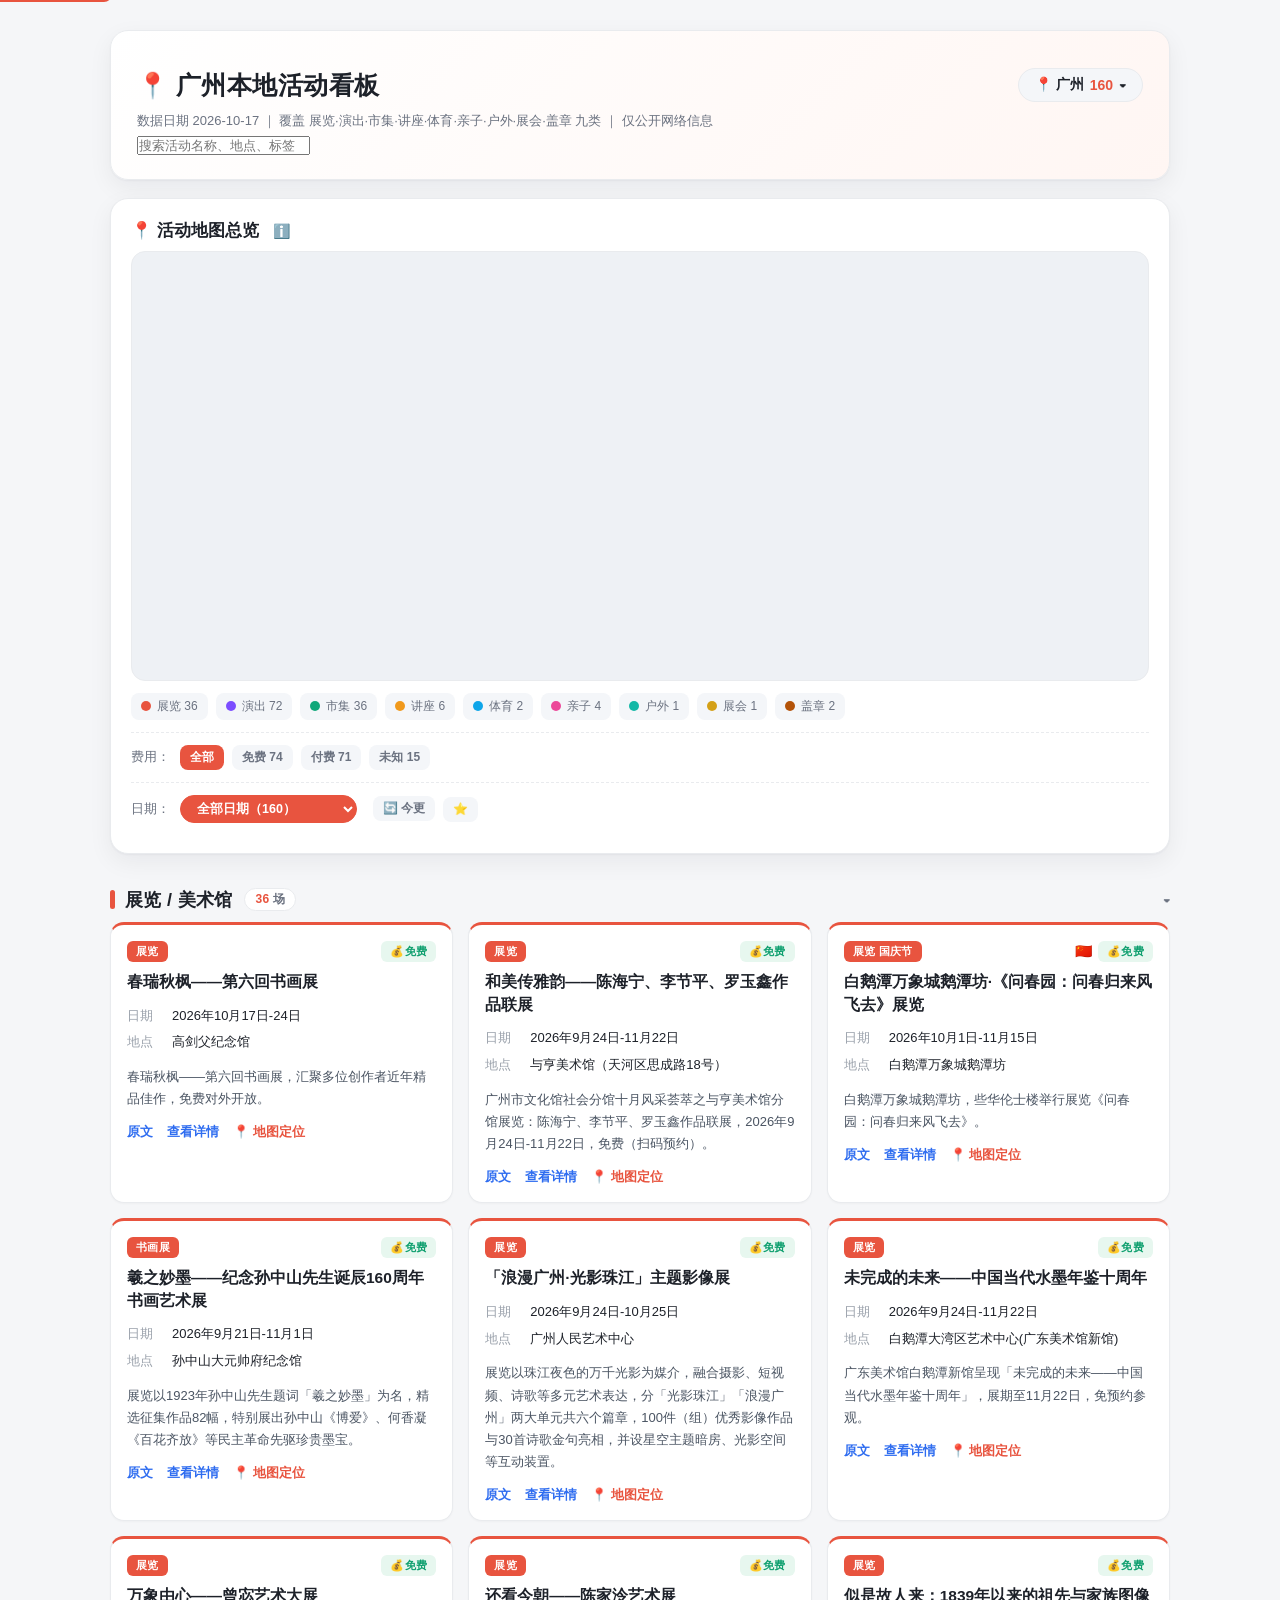
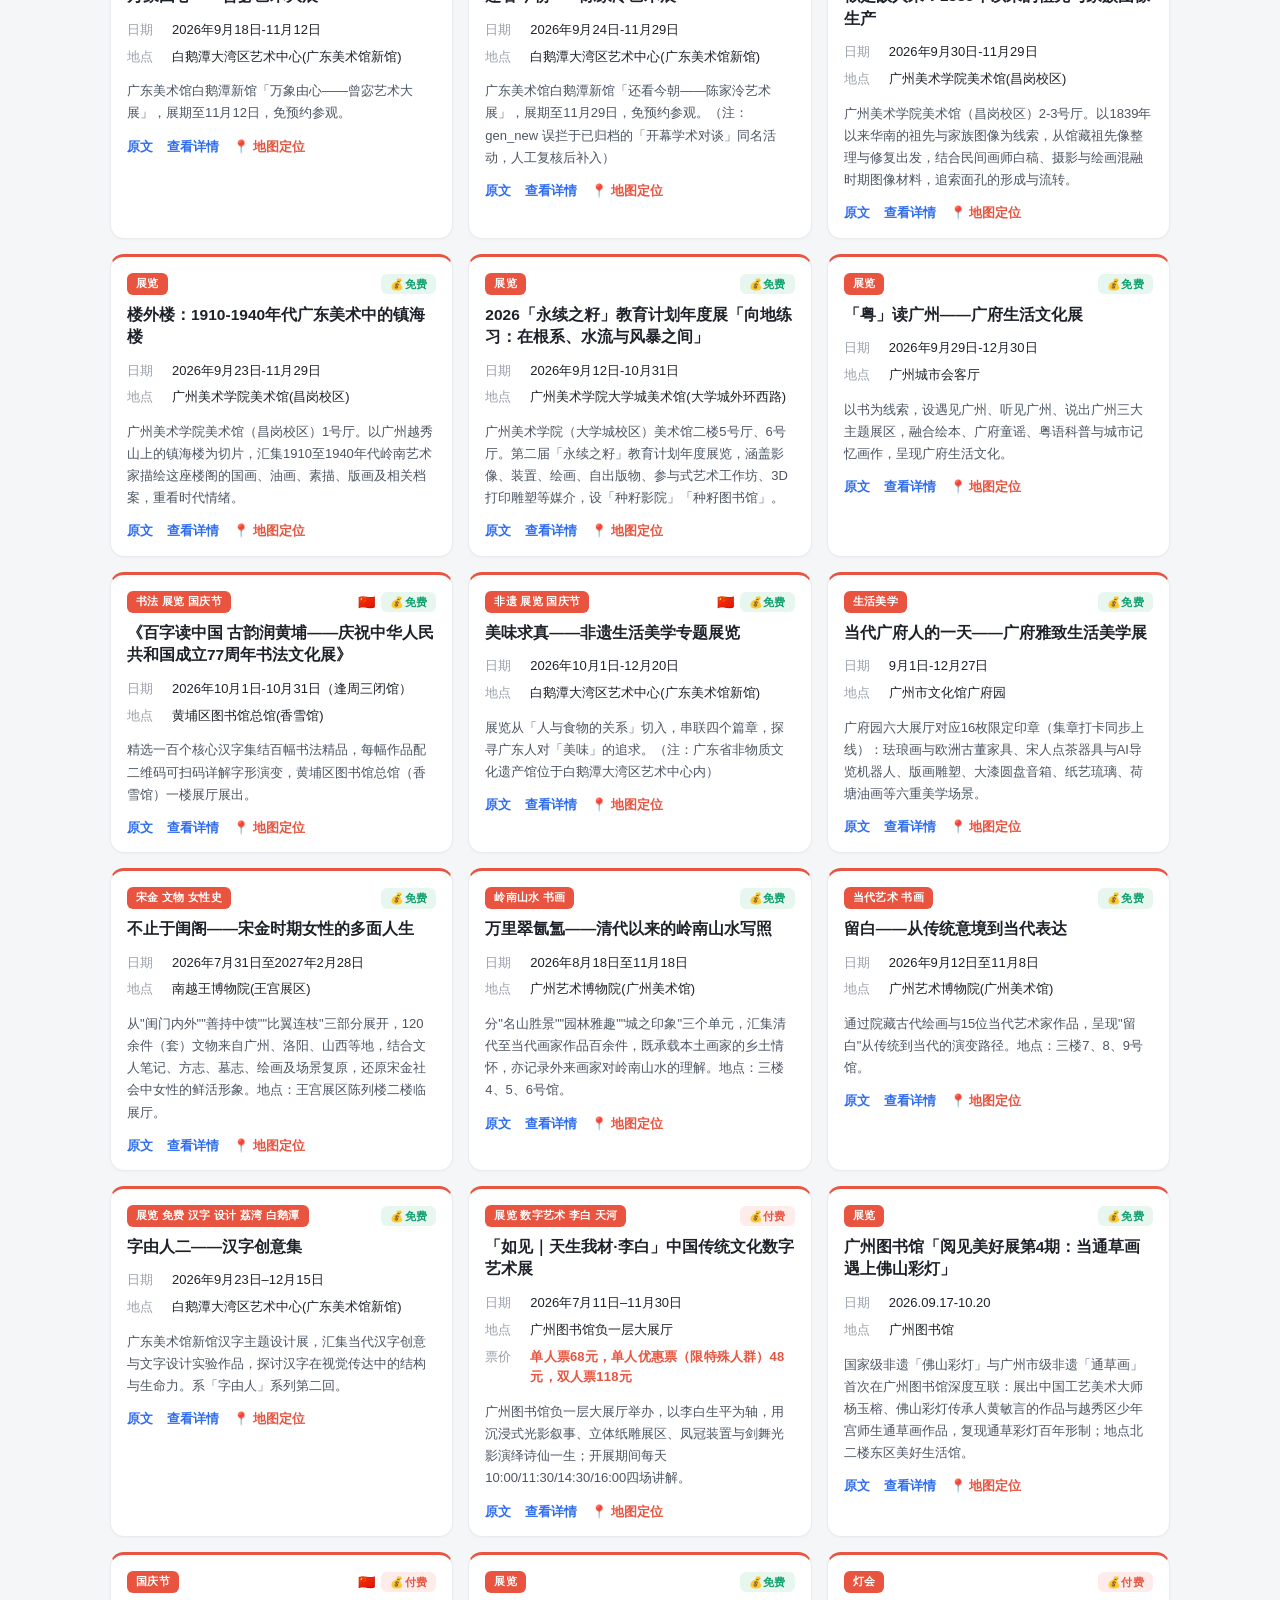
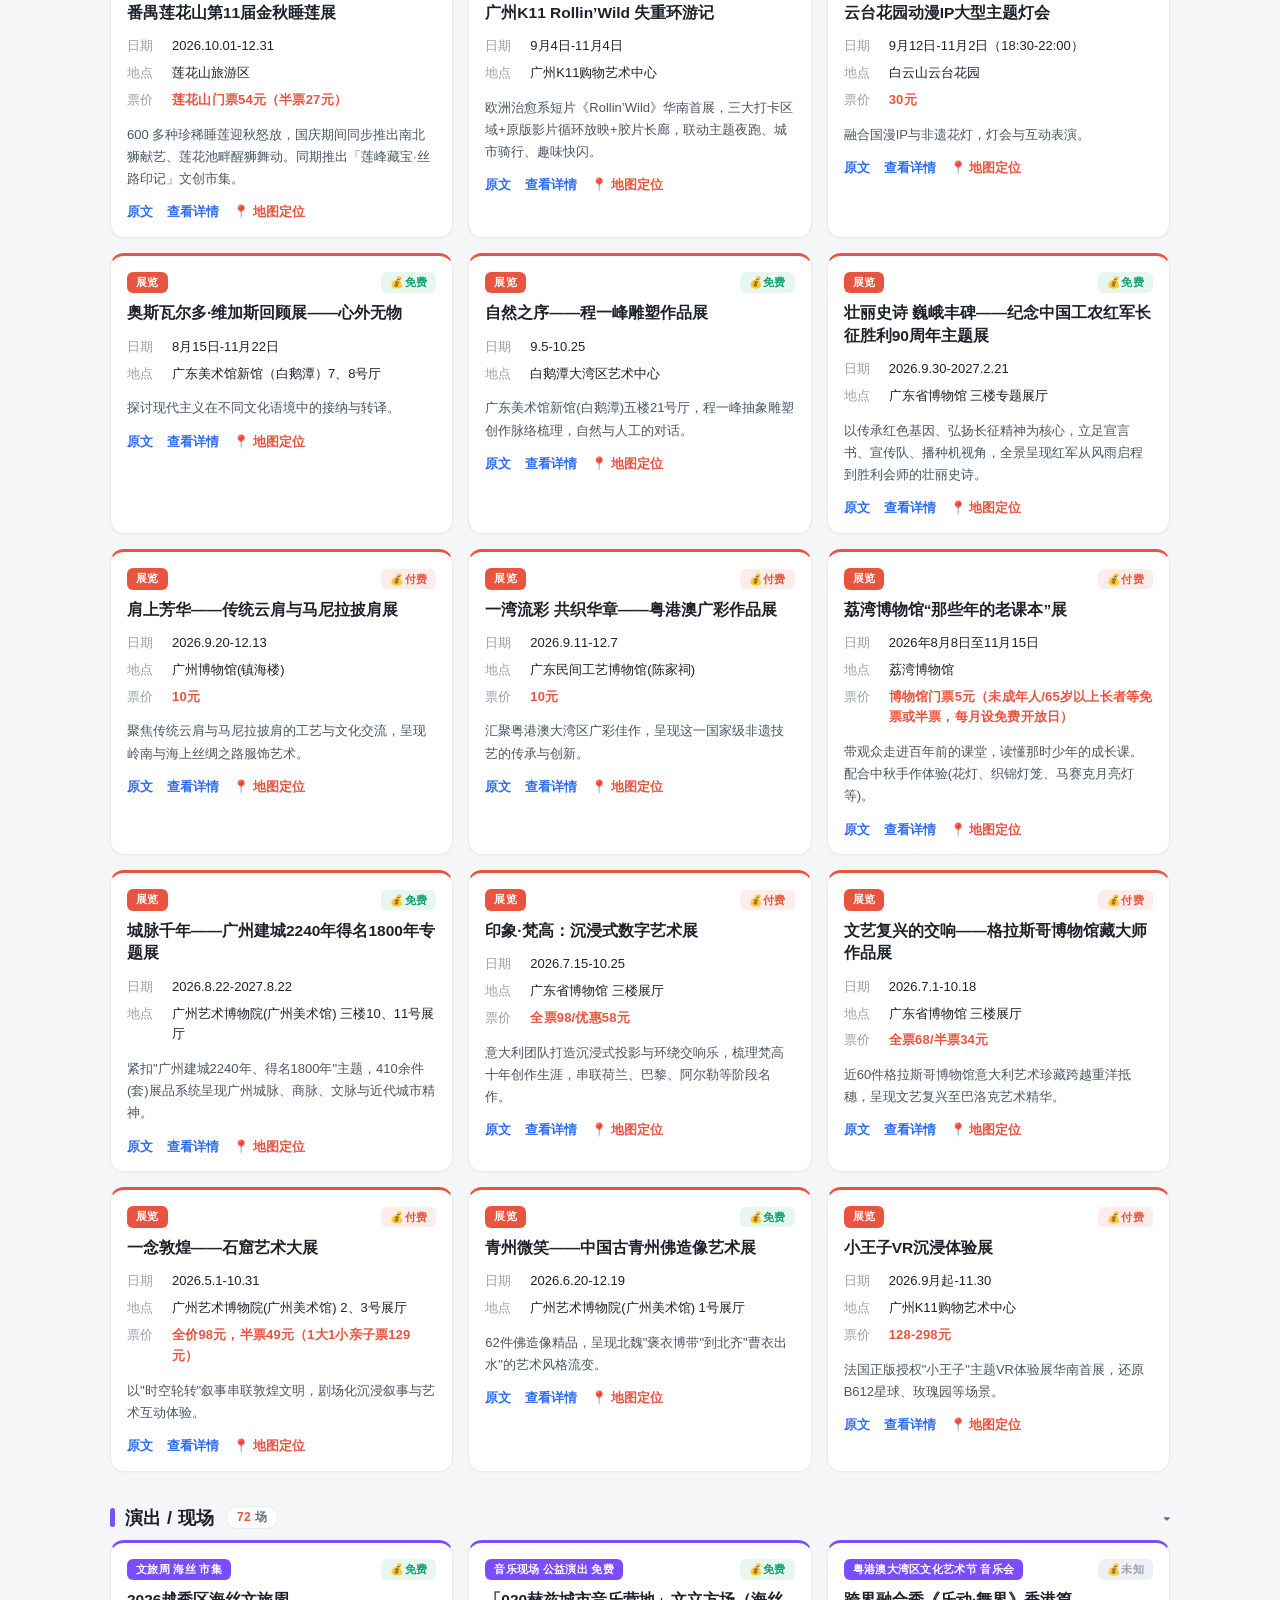
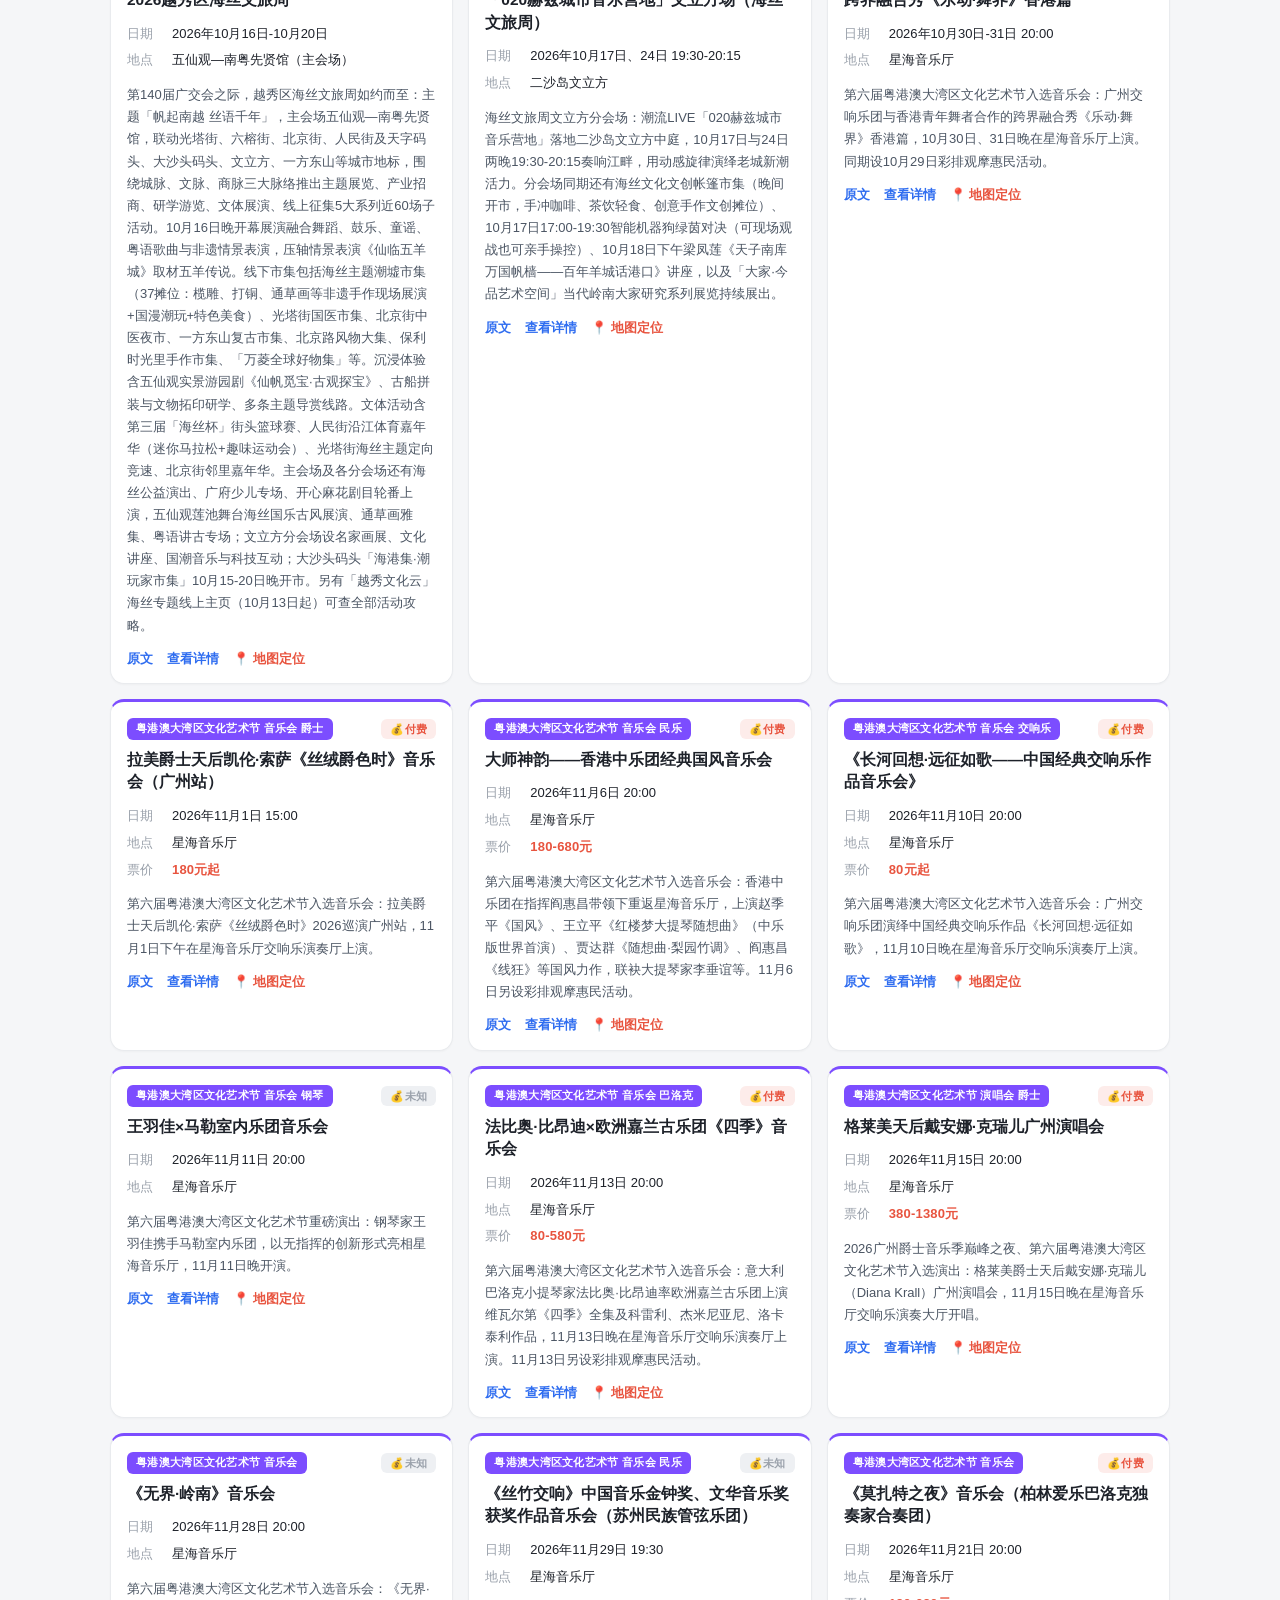
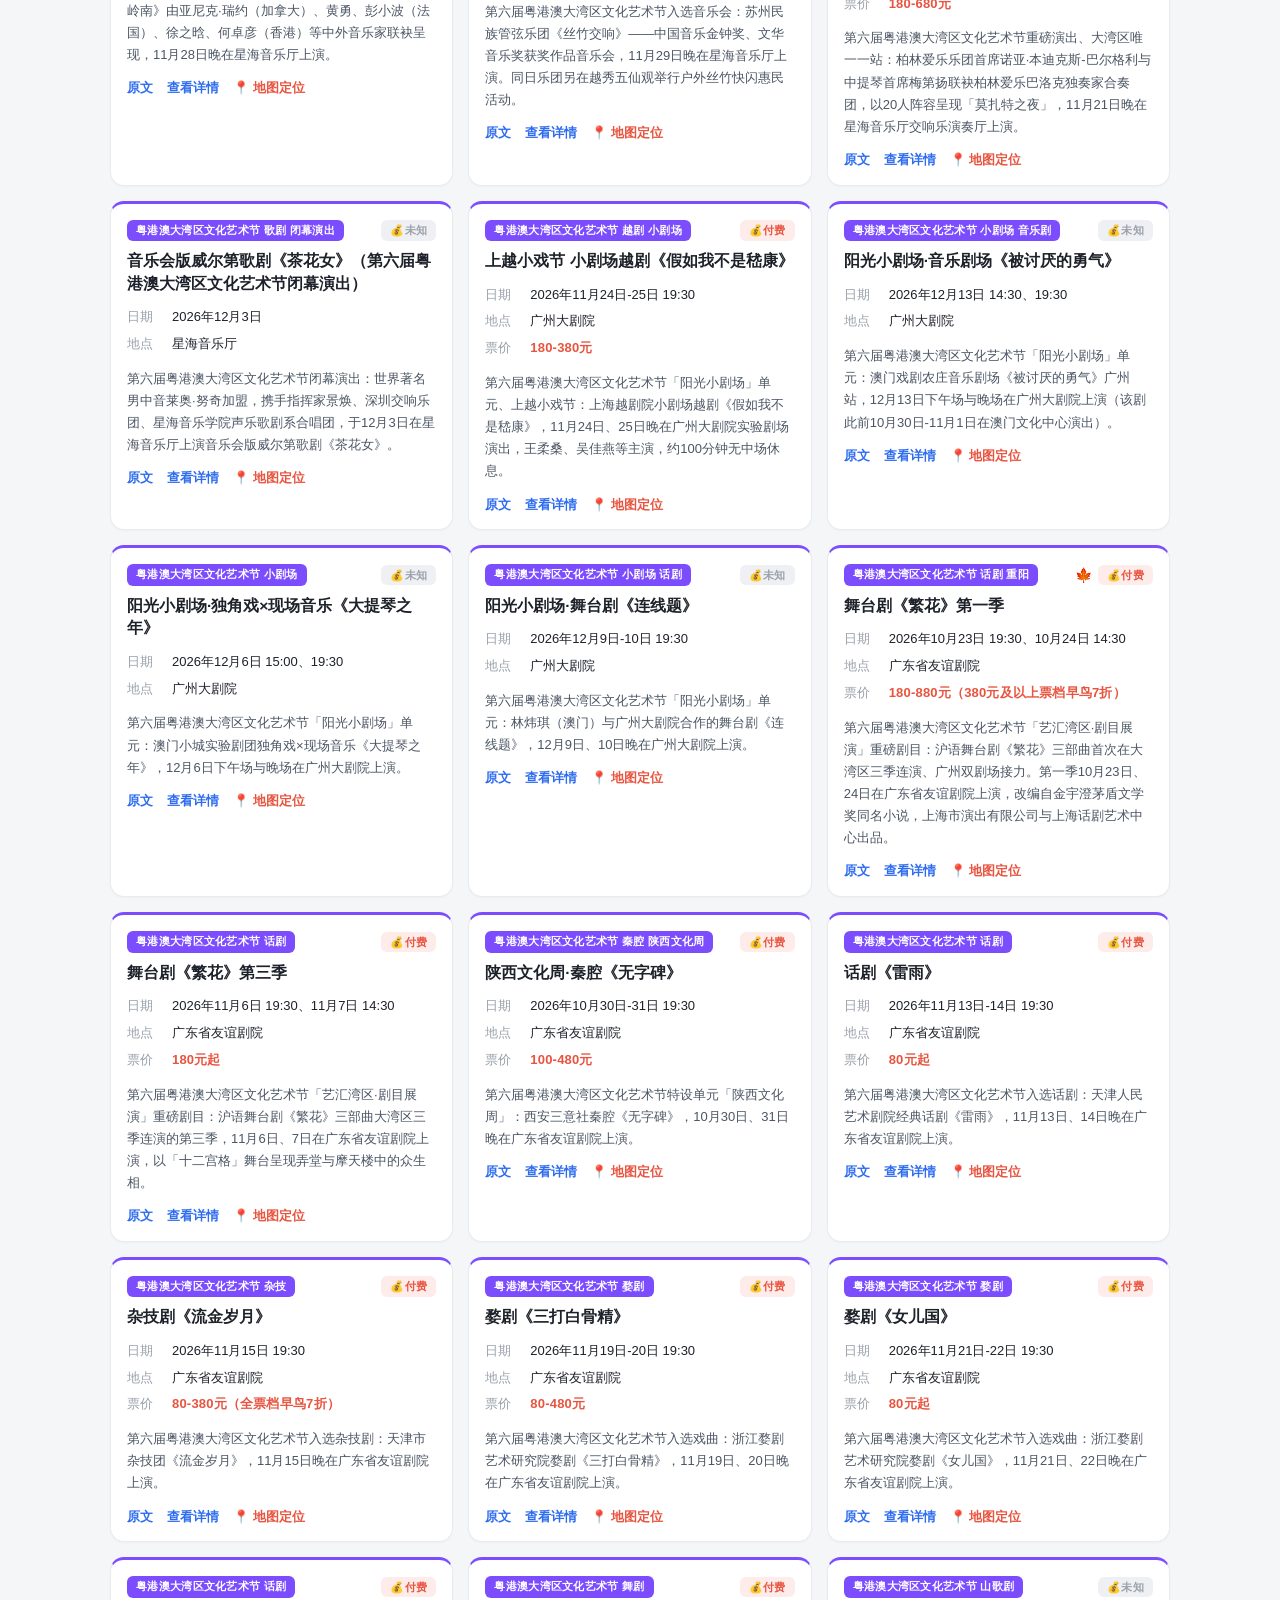
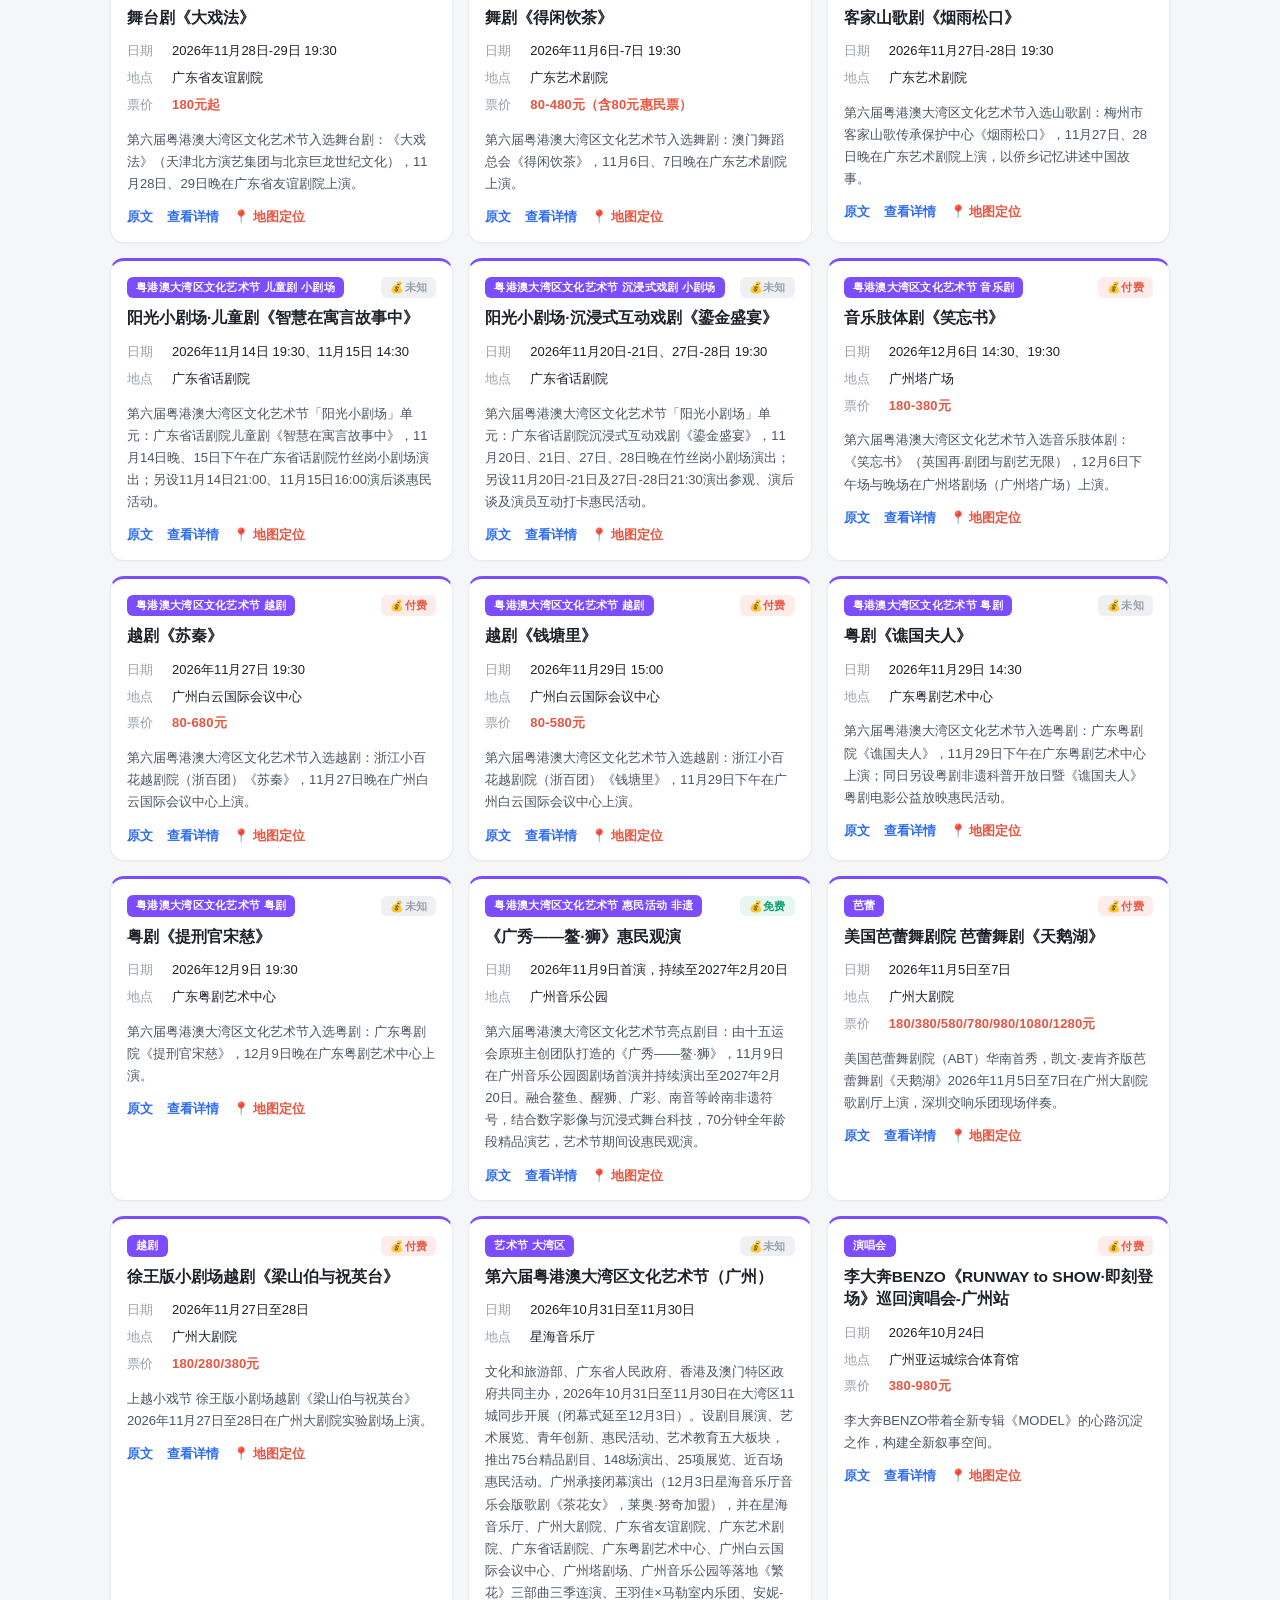
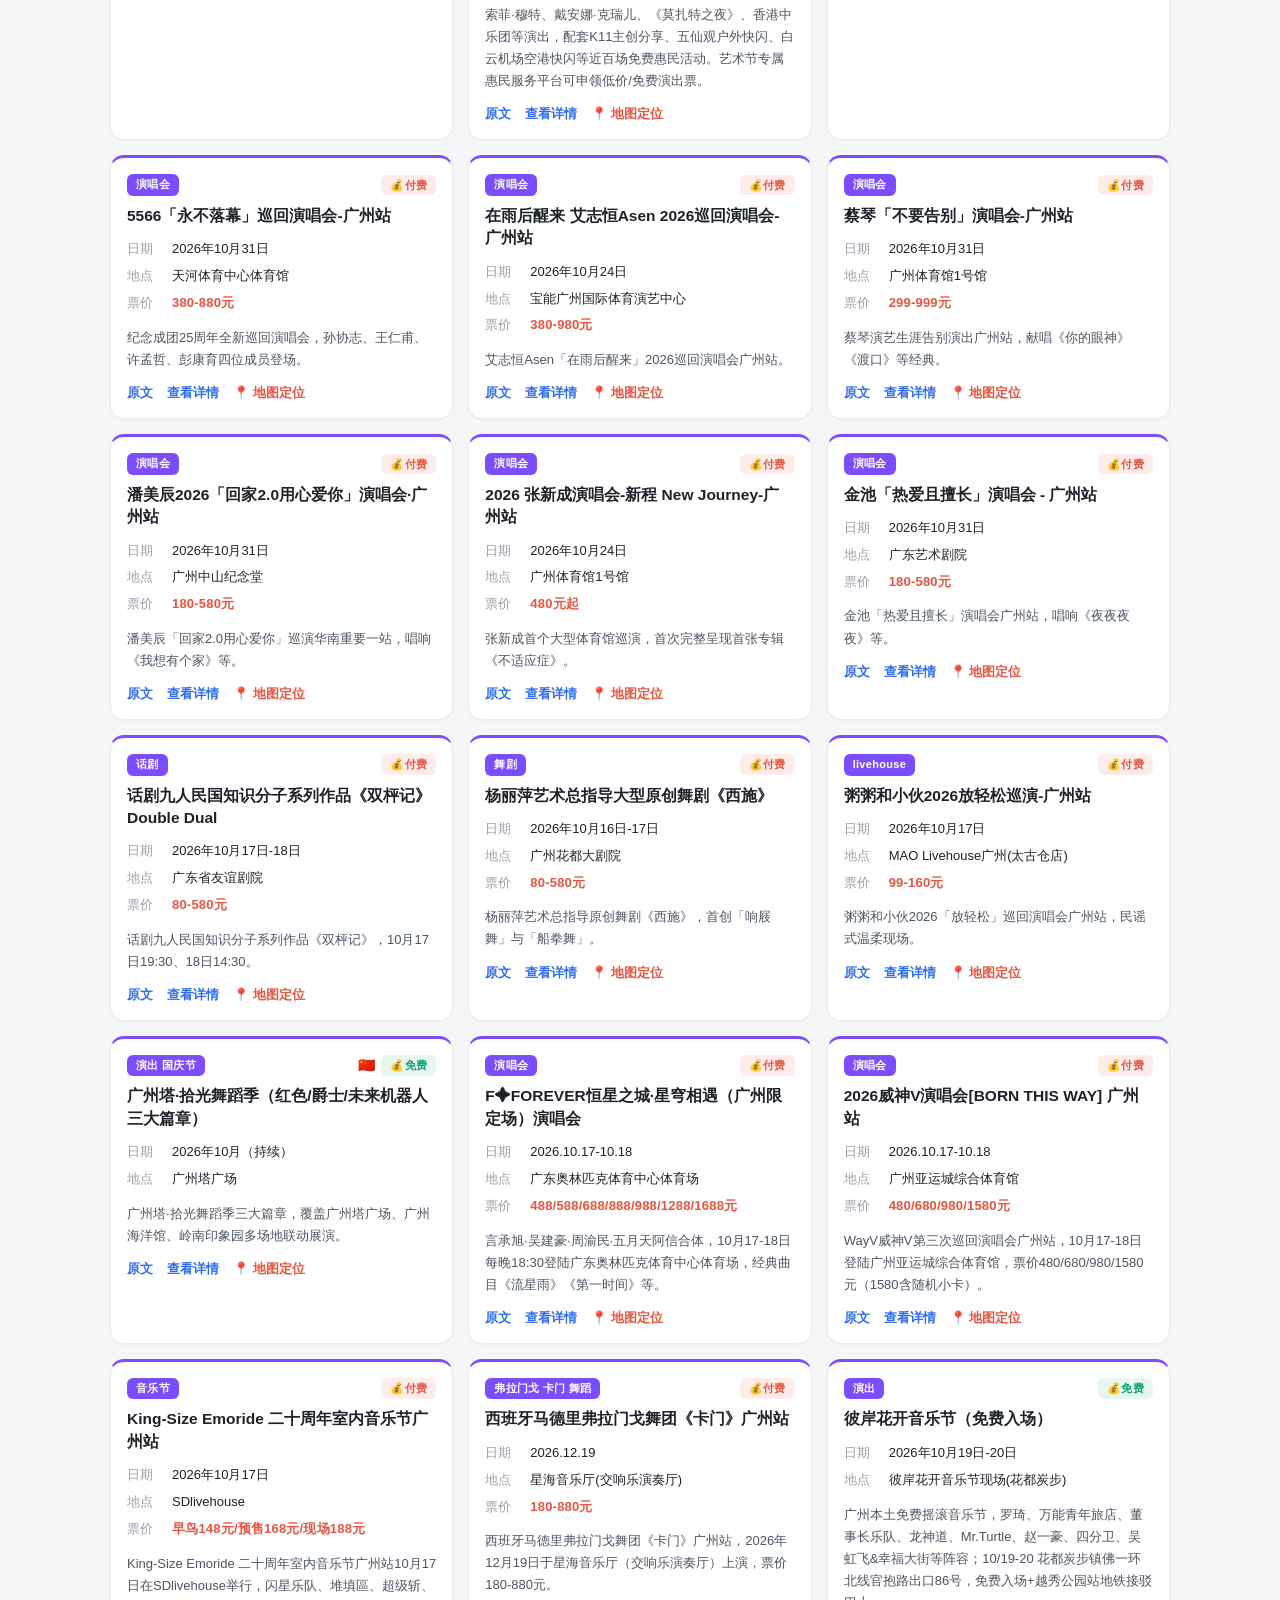
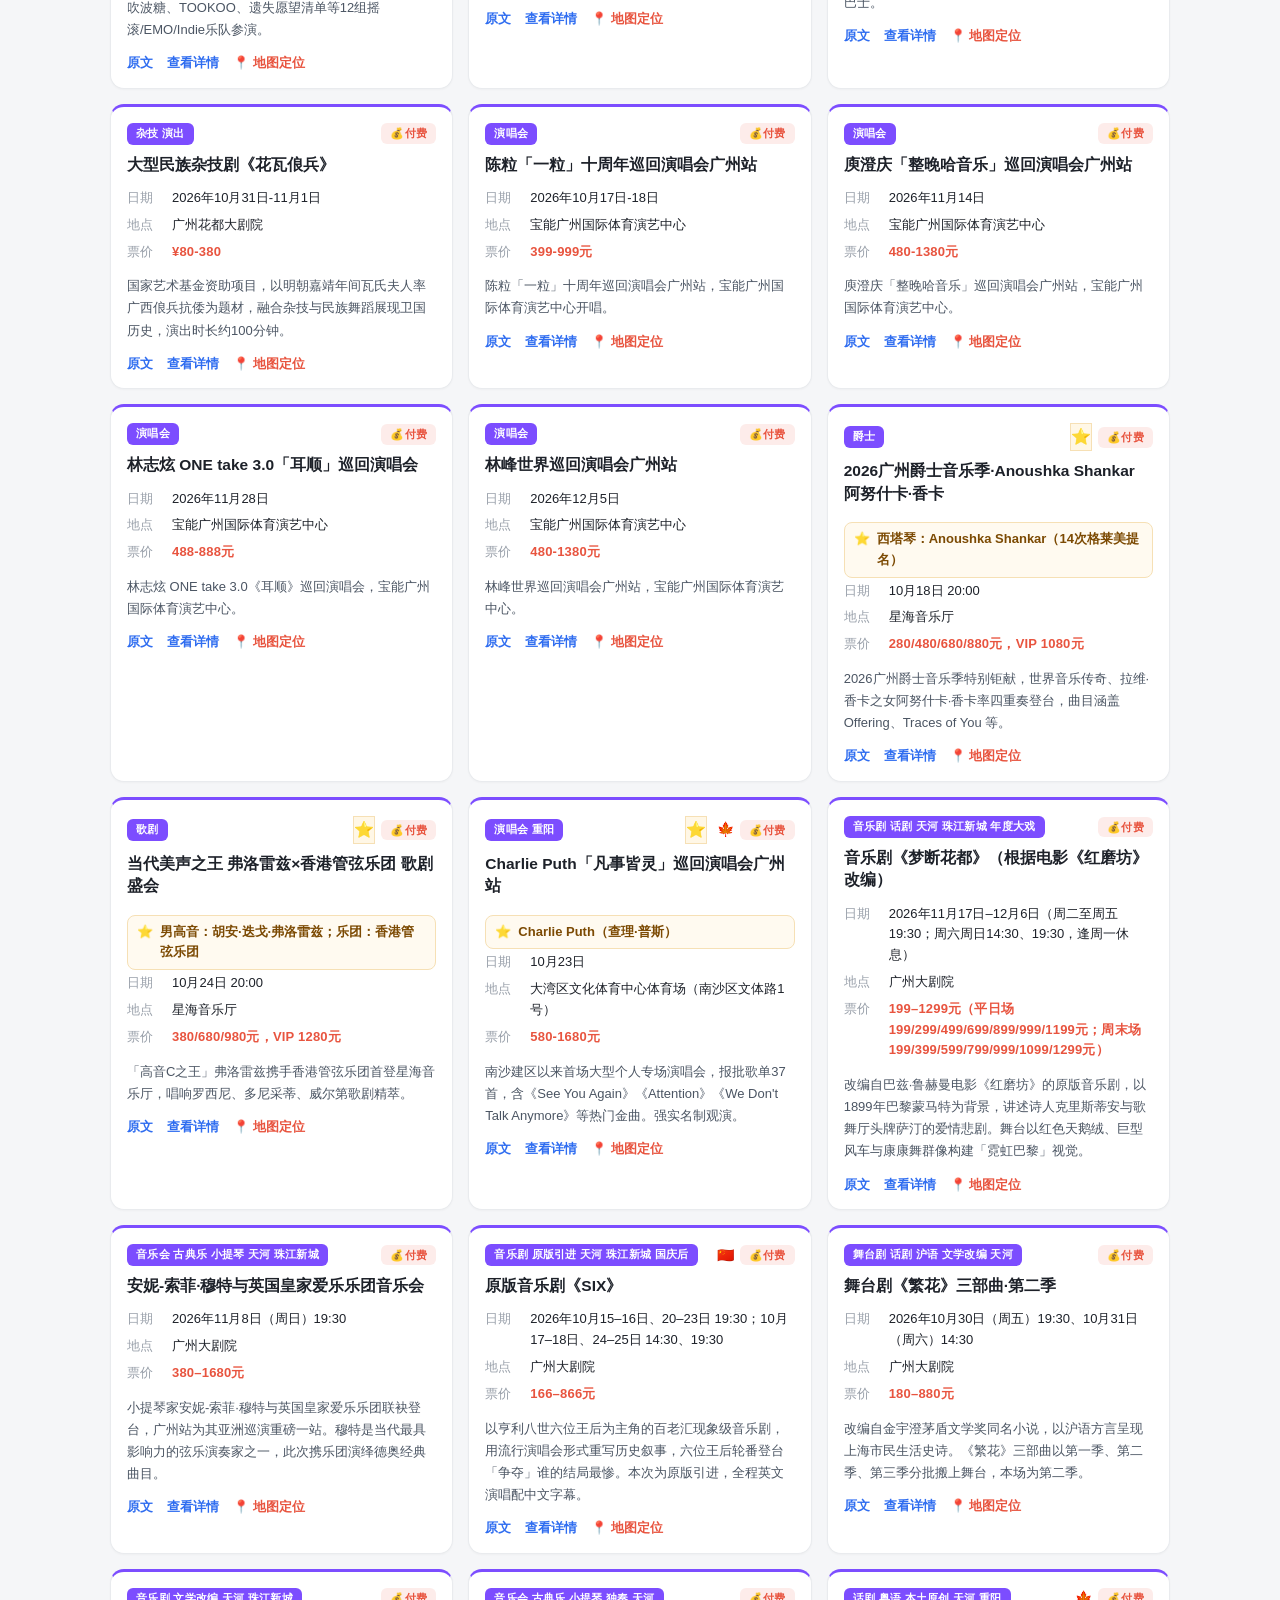
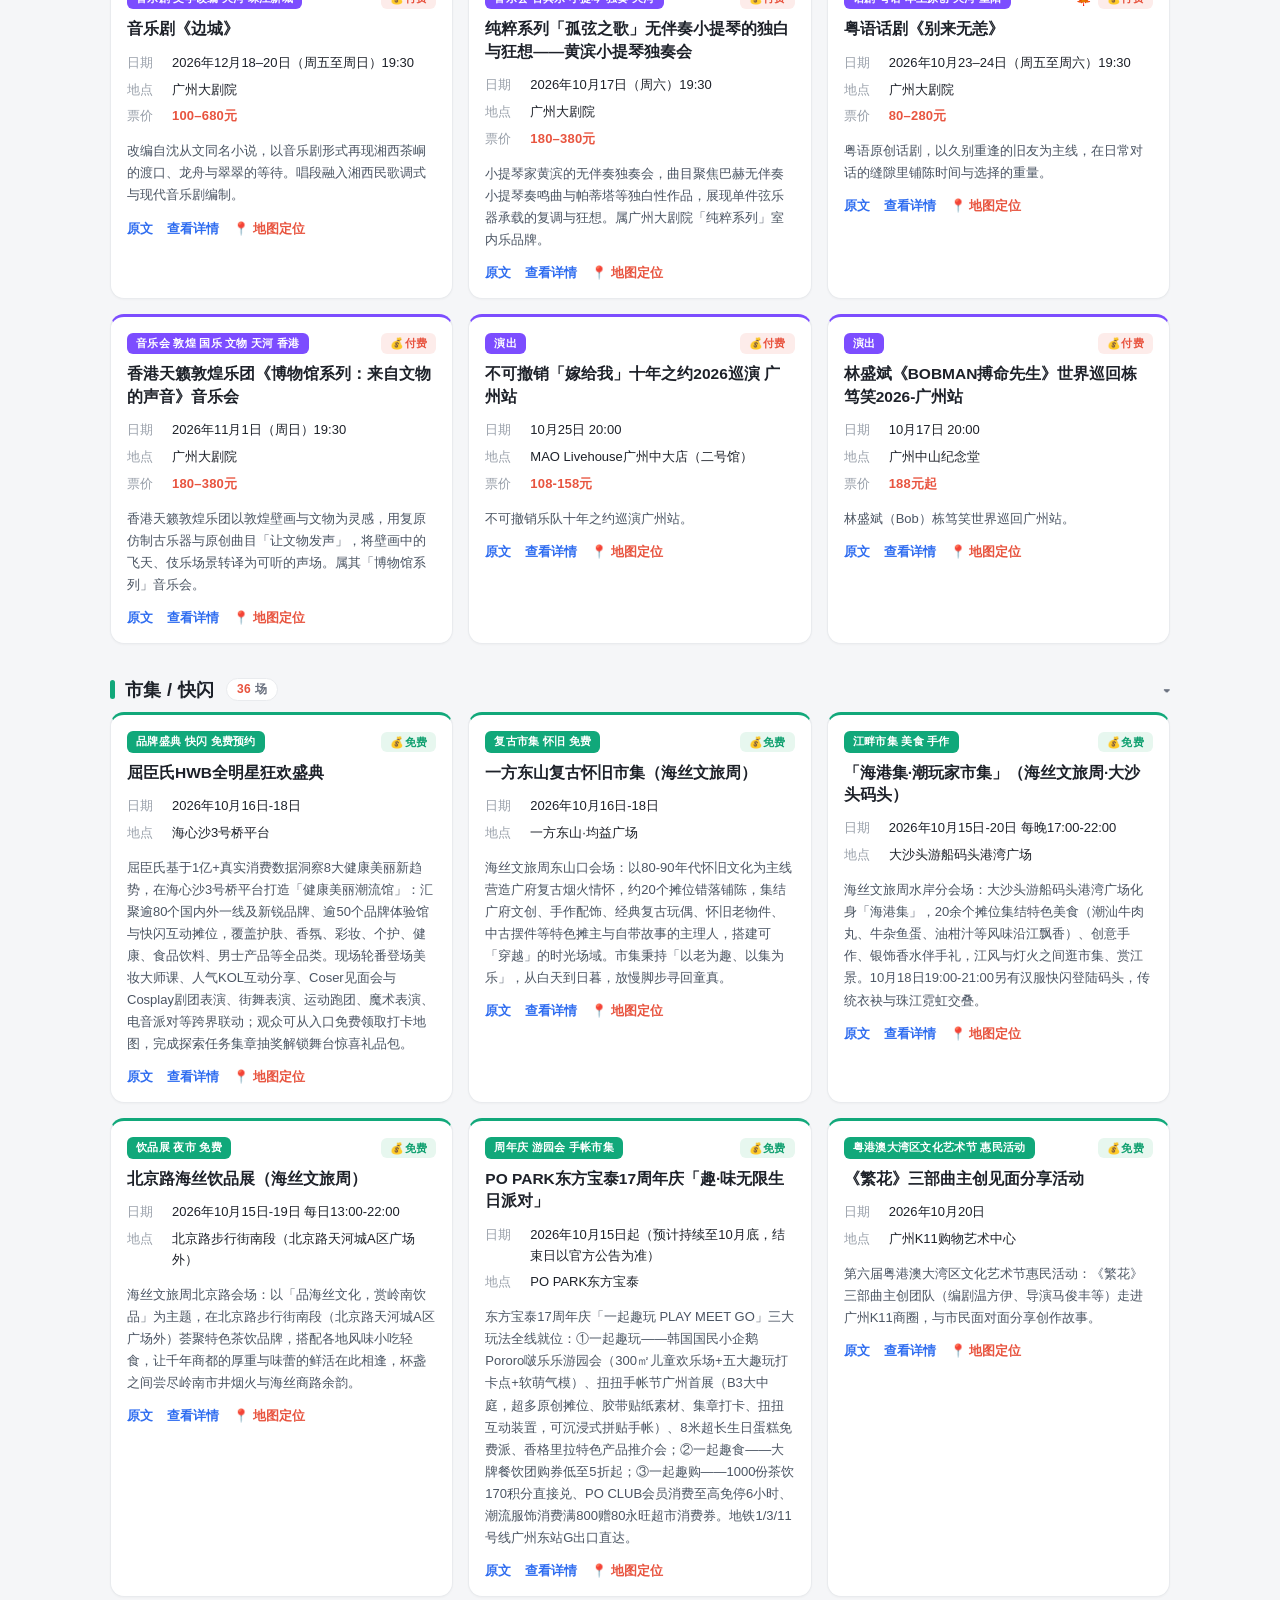
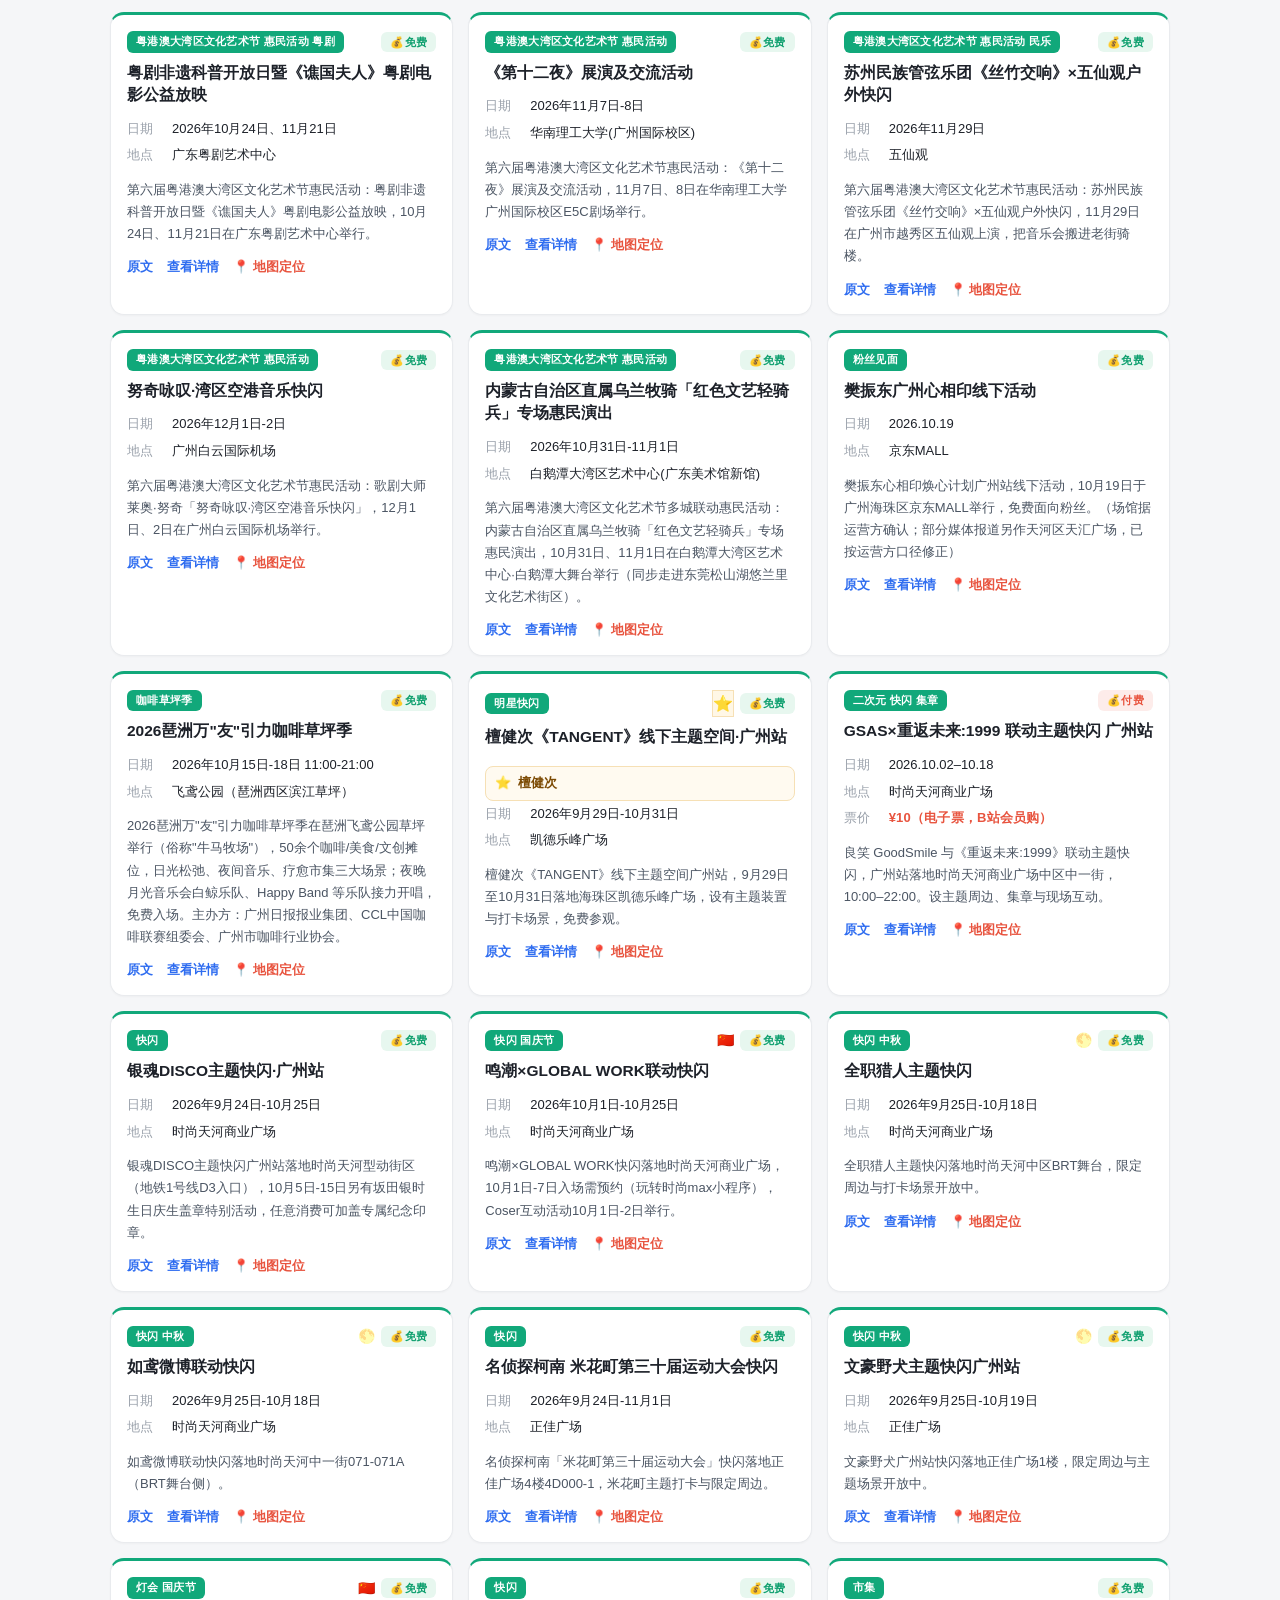
<file: index.html>
<!DOCTYPE html>
<html lang="zh-CN" data-page-node-id="uunJ40oe81dQcGzEED2GKu">
<head data-page-node-id="pVnTwVXxBIk3Vlh1Mv91Lq">
<meta charset="UTF-8" data-page-node-id="wfNoTS5SSO4KmdwIHsbSwk">
<meta name="viewport" content="width=device-width, initial-scale=1.0, viewport-fit=cover" data-page-node-id="mQHoGlbduS5OTQvJX0F2jg">
<title>城市本地活动看板</title>
<link rel="stylesheet" href="assets/cards.css">
<style>
  :root{
    --bg:#f5f6f8; --card:#ffffff; --ink:#1d2129; --sub:#6b7280;
    --line:#e9ebee; --accent:#e8543f; --accent2:#2f6df0;
    --exhi:#e8543f; --show:#7c4dff; --market:#11a87a; --talk:#f0991c;
    --sports:#0ea5e9; --family:#ec4899; --outdoor:#14b8a6; --expo:#d4a017; --stamp:#b45309;
    --shadow:0 1px 2px rgba(16,24,40,.04), 0 8px 24px rgba(16,24,40,.06);
  }
  *{box-sizing:border-box;margin:0;padding:0}
  body{background:var(--bg);color:var(--ink);font-family:-apple-system,BlinkMacSystemFont,"PingFang SC","Microsoft YaHei",sans-serif;line-height:1.6;padding:30px 18px 64px;-webkit-font-smoothing:antialiased}
  .wrap{max-width:1060px;margin:0 auto}
  header{background:linear-gradient(135deg,#ffffff,#fff6f3);border:1px solid var(--line);border-radius:18px;padding:22px 26px;margin-bottom:18px;box-shadow:var(--shadow)}
  header h1{font-size:25px;font-weight:800;display:flex;align-items:center;gap:11px;letter-spacing:.5px}
  .summary{margin-top:6px;font-size:13px;color:var(--sub);line-height:1.6}
  /* 头部：标题 + 右上角城市切换 */
  .hd-top{display:flex;align-items:center;justify-content:space-between;gap:12px;margin-top:12px}
  .hd-top h1{flex:1;min-width:0}
  .city-bar{display:inline-flex;align-items:center;gap:6px;flex-shrink:0;font-family:inherit;font-size:14px;font-weight:700;color:var(--ink);background:#f4f6f9;border:1px solid var(--line);border-radius:999px;padding:7px 16px;cursor:pointer;transition:.15s;white-space:nowrap}
  .city-bar:hover{border-color:var(--accent2)}
  .city-bar b{color:var(--accent)}
  /* 城市切换弹窗（普通居中弹窗） */
  .modal-mask{position:fixed;inset:0;background:rgba(0,0,0,.45);z-index:10001;display:flex;align-items:center;justify-content:center;padding:20px;pointer-events:auto}
  .modal-panel{background:#fff;border-radius:16px;width:100%;max-width:420px;max-height:80vh;overflow-y:auto;padding:18px;box-shadow:0 20px 60px rgba(16,24,40,.28);animation:modalIn .18s ease}
  @keyframes modalIn{from{transform:scale(.96);opacity:.6}to{transform:none;opacity:1}}
  .modal-head{display:flex;align-items:center;justify-content:space-between}
  .modal-head h3{font-size:16px;margin:0;font-weight:800;color:var(--ink)}
  .modal-close{background:none;border:none;font-size:24px;color:var(--sub);cursor:pointer;line-height:1;padding:2px 8px}
  .city-list{display:grid;grid-template-columns:repeat(2,1fr);gap:8px;margin-top:10px}
  .city-item{display:flex;align-items:center;justify-content:space-between;width:100%;text-align:left;font-family:inherit;font-size:15px;font-weight:600;color:var(--ink);background:#f5f7fa;border:none;border-radius:12px;padding:13px 16px;cursor:pointer;transition:.12s}
  .city-item:hover{background:#eef0f3}
  .city-item.on{background:var(--accent2);color:#fff}
  .city-item .cnt{font-size:12px;font-weight:700;opacity:.75}
  @media (min-width:640px){
    .city-list{grid-template-columns:repeat(3,1fr)}
  }
  .meta-bottom{color:#9aa1ab;font-size:12px;text-align:center;margin-top:20px;line-height:1.7}
  .map-box{background:#fff;border:1px solid var(--line);border-radius:18px;padding:18px 20px;margin-bottom:22px;box-shadow:var(--shadow)}
  .map-box h2{font-size:17px;margin-bottom:6px;display:flex;align-items:center;gap:6px}
  .map-help{position:relative;margin-left:4px;background:none;border:0;cursor:help;font-size:14px;line-height:1;padding:2px 4px;border-radius:6px;color:var(--sub)}
  .map-help:hover,.map-help:focus{color:var(--accent);outline:none}
  .map-help .map-tip{
    position:absolute;top:calc(100% + 8px);left:0;z-index:50;
    width:320px;max-width:82vw;
    background:#1f2937;color:#fff;font-size:12px;line-height:1.65;font-weight:400;text-align:left;
    padding:10px 12px;border-radius:10px;box-shadow:0 10px 30px rgba(16,24,40,.22);
    display:none;
  }
  .map-help .map-tip b{color:#ffd666;font-weight:700}
  .map-help:hover .map-tip,.map-help:focus .map-tip,.map-help:focus-within .map-tip{display:block}
  .map-help .map-tip::before{content:'';position:absolute;top:-5px;left:12px;width:10px;height:10px;background:#1f2937;transform:rotate(45deg);border-radius:2px}
  #map{width:100%;height:430px;border-radius:14px;overflow:hidden;border:1px solid var(--line);background:#eef1f5}
  .map-legend{display:flex;flex-wrap:wrap;gap:8px;margin-top:12px}
  .map-legend .lg{font-size:12px;color:var(--sub);background:#f4f6f9;border-radius:8px;padding:4px 10px;display:inline-flex;align-items:center;gap:6px}
  .map-legend .lg i{width:10px;height:10px;border-radius:50%;display:inline-block}
  /* 类别图例可点击筛选（不改动上方 .lg 基础样式，仅补充交互态） */
  .map-legend .lg{cursor:pointer;transition:background .12s,color .12s;user-select:none}
  .map-legend .lg:hover{background:#e9edf2}
  .map-legend .lg.active{background:var(--accent);color:#fff}
  .map-legend .lg.active i{box-shadow:0 0 0 2px #fff}
  .map-legend .lg:focus-visible{outline:none;box-shadow:0 0 0 2px var(--accent2)}
  .map-filter{display:flex;flex-wrap:wrap;align-items:center;gap:8px;margin-top:12px;padding-top:12px;border-top:1px dashed var(--line)}
  .map-filter .fl{font-size:12.5px;color:var(--sub);margin-right:2px}
  .map-filter button{font-size:12px;border:none;background:#f4f6f9;color:var(--sub);border-radius:8px;padding:4px 10px;cursor:pointer;transition:background .12s,color .12s;font-weight:600;line-height:1.4}
  .map-filter button:hover{background:#e9edf2}
  .map-filter button.on{background:var(--accent);color:#fff}
  .map-filter select{font-size:12.5px;font-weight:600;color:var(--ink);background:#fff;border:1px solid var(--line);border-radius:999px;padding:5px 12px;cursor:pointer;font-family:inherit;transition:.15s}
  .map-filter select:hover{border-color:var(--accent2);color:var(--accent2)}
  .map-filter select:focus{outline:none;border-color:var(--accent2)}
  .map-filter select.active{background:var(--accent);border-color:var(--accent);color:#fff}
  .map-filter .hint{font-size:12px;color:#9aa1ab}
  .map-list{display:flex;flex-direction:column;gap:4px;margin-top:12px;max-height:240px;overflow:auto}
  .map-list .li{font-size:13px;display:flex;align-items:center;gap:9px;padding:7px 10px;border-radius:10px;cursor:pointer;transition:.12s}
  .map-list .li:hover{background:#f5f7fa}
  .map-list .li i{width:9px;height:9px;border-radius:50%;flex-shrink:0;display:inline-block}
  .map-list .li .nm{flex:1;color:var(--ink);overflow:hidden;text-overflow:ellipsis;white-space:nowrap}
  .map-list .li .cost{font-size:10px;font-weight:700;border-radius:5px;padding:1px 6px;flex-shrink:0}
  .map-list .li .pr{font-size:10.5px;font-weight:700;color:#e8543f;flex-shrink:0}
  .map-list .li .pr.unknown{color:#9aa1ab;font-weight:400}
  .map-list .li .dt{color:#9aa1ab;font-size:11.5px;flex-shrink:0}
  section{margin-top:28px}
  .note{background:#fff;border:1px dashed var(--line);border-radius:14px;padding:15px 18px;color:var(--sub);font-size:13px;margin-top:18px;line-height:1.75;box-shadow:var(--shadow)}
  .note b{color:var(--ink)}
  footer{color:#9aa1ab;font-size:12px;text-align:center;margin-top:36px}
  /* ===== 加载状态 ===== */
  .loading-overlay{position:fixed;inset:0;background:rgba(255,255,255,.85);z-index:9999;display:flex;flex-direction:column;align-items:center;justify-content:center;gap:12px;backdrop-filter:blur(2px)}
  .loading-spinner{width:36px;height:36px;border:3px solid var(--line);border-top-color:var(--accent);border-radius:50%;animation:spin .8s linear infinite}
  .loading-text{font-size:14px;color:var(--sub);font-weight:600}
  @keyframes spin{to{transform:rotate(360deg)}}

  /* ===== 地图加载失败兜底 ===== */
  .map-fallback{text-align:center;padding:40px 20px;background:#f9fafb;border:1px dashed var(--line);border-radius:14px;margin-top:12px}
  .map-fallback-icon{font-size:48px;margin-bottom:8px}
  .map-fallback-text{font-size:15px;font-weight:700;color:var(--ink);margin-bottom:4px}
  .map-fallback-hint{font-size:13px;color:var(--sub);margin-bottom:12px}
  .map-fallback-btn{font-size:13px;padding:8px 20px;background:var(--accent);color:#fff;border:none;border-radius:999px;cursor:pointer;font-weight:600;transition:.15s}
  .map-fallback-btn:hover{background:#d14a35}

  /* ===== 空状态 ===== */
  .empty-state{text-align:center;padding:40px 20px}
  .empty-icon{font-size:48px;margin-bottom:8px}
  .empty-title{font-size:16px;font-weight:700;color:var(--ink);margin-bottom:6px}
  .empty-hint{font-size:13px;color:var(--sub);margin-bottom:14px;line-height:1.6}
  .empty-btn{font-size:13px;padding:8px 20px;background:var(--accent);color:#fff;border:none;border-radius:999px;cursor:pointer;font-weight:600;transition:.15s}
  .empty-btn:hover{background:#d14a35}

  /* ===== 无障碍 ===== */
  .skip-link{position:absolute;top:-40px;left:0;background:var(--accent);color:#fff;padding:8px 16px;z-index:10000;text-decoration:none;font-weight:600;border-radius:0 0 8px 0;transition:top .2s}
  .skip-link:focus{top:0}

  /* ===== 回到顶部 ===== */
  .back-to-top{position:fixed;right:16px;bottom:20px;width:44px;height:44px;border-radius:50%;background:var(--accent);color:#fff;border:none;font-size:20px;font-weight:700;cursor:pointer;box-shadow:0 4px 12px rgba(232,84,63,.3);z-index:999;display:flex;align-items:center;justify-content:center;transition:opacity .2s,transform .2s;opacity:0;transform:translateY(10px);pointer-events:none}
  .back-to-top.visible{opacity:1;transform:translateY(0);pointer-events:auto}
  .back-to-top:hover{background:#d14a35;transform:translateY(-2px)}

  /* ===== 手机端适配（≤640px） ===== */
  @media (max-width: 640px){
    body{padding:calc(env(safe-area-inset-top) + 18px) 12px calc(env(safe-area-inset-bottom) + 48px)}
    header{padding:18px 16px;border-radius:14px}
    header h1{font-size:21px;gap:8px;letter-spacing:.2px}
    .summary{font-size:12px;margin-top:8px}
    /* 城市切换按钮：右上角，保持紧凑可点 */
    .city-bar{margin-top:0;width:auto;min-height:38px;font-size:13px;padding:7px 12px}
    .hd-top{margin-top:10px}
    .search-box{position:relative;margin-top:10px}
    .search-box input{width:100%;padding:9px 36px 9px 14px;border:1px solid var(--line);border-radius:999px;font-size:14px;font-family:inherit;background:#fff;color:var(--ink);outline:none;transition:.15s}
    .search-box input:focus{border-color:var(--accent2);box-shadow:0 0 0 3px rgba(47,109,240,.12)}
    .search-box button{position:absolute;right:6px;top:50%;transform:translateY(-50%);background:none;border:none;font-size:20px;color:var(--sub);cursor:pointer;padding:4px 10px;line-height:1;display:none}
    .search-box button.visible{display:block}
    .map-box{padding:14px 14px;margin-bottom:16px;border-radius:14px}
    #map{height:320px}
    .map-legend{margin-top:10px;gap:6px}
    .map-filter{flex-wrap:wrap;gap:6px;margin-top:10px;padding-top:10px}
    .map-filter .fl{width:100%;margin-bottom:2px}
    .map-filter button,.map-filter select{min-height:38px;padding:7px 13px}
    .map-filter .hint{width:100%;margin-top:2px}
    /* date bar inline layout on mobile：日期选择可收缩，两个筛选按钮始终可见，无需横滑 */
    #dateBar{display:flex;align-items:center;flex-wrap:nowrap;gap:6px;}
    #dateBar .fl{flex:0 0 auto;width:auto;margin:0;}
    #dateBar select{flex:1 1 auto;min-width:0;margin:0;}
    #dateBar .hint{display:none;}   /* 移动端隐藏长提示，给按钮腾空间 */
    #dateBar button{flex:0 0 auto;margin:0;}
    /* 节日徽章样式 */
    .badge-festival{display:inline-flex;align-items:center;justify-content:center;font-size:14px;line-height:1.2;vertical-align:middle;margin-left:4px;}
    .festival-mid-autumn{filter:saturate(1.2) brightness(1.1);}  /* 🌕 中秋 */
    .festival-national-day{filter:saturate(1.1);}              /* 🇨🇳 国庆 */
    .festival-dragon-boat{filter:saturate(1.15);}              /* 🛶 端午 */
    .map-list{max-height:200px}
    section{margin-top:20px}
    .note{font-size:12px;padding:12px 14px;margin-top:14px;line-height:1.7}
    .meta-bottom{font-size:11px}
    footer{font-size:11px;line-height:1.6;padding:0 2px}
  }
    </style>
</head>
<body data-page-node-id="UDw4BSvQ5mWQ1yBTLjbQ0D">
<a href="#map" class="skip-link">跳转到地图</a>
<div class="wrap" data-page-node-id="lr85jlxSpOYUnJLnmar1dg">
  <header data-page-node-id="hz8F39VmA0IA7iK3rJ2dur">
    <div class="hd-top">
      <h1 data-page-node-id="FEan59FEJpWLJjcl37EL8B" id="pageTitle">📍 本地活动看板</h1>
      <button class="city-bar" id="cityBar" type="button" aria-haspopup="dialog" aria-expanded="false">📍 选择城市 ▾</button>
    </div>
    <div class="summary" id="summary"></div>
    <div class="search-box">
      <input type="search" id="searchInput" placeholder="搜索活动名称、地点、标签…" aria-label="搜索活动">
      <button id="searchClear" style="display:none" aria-label="清除搜索">×</button>
    </div>
  </header>

  <!-- 城市切换弹窗（底部抽屉 / 桌面居中） -->
  <div class="modal-mask" id="cityModal" style="display:none" role="dialog" aria-modal="true" aria-label="选择城市">
    <div class="modal-panel" id="cityPanel">
      <div class="modal-head">
        <h3>切换城市</h3>
        <button class="modal-close" id="cityModalClose" type="button" aria-label="关闭">×</button>
      </div>
      <div class="city-list" id="cityList"></div>
    </div>
  </div>

  <div id="loading" class="loading-overlay" style="display:none">
    <div class="loading-spinner"></div>
    <p class="loading-text">加载中…</p>
  </div>

  <div class="map-box" data-page-node-id="ztblemIzmEgz4tw56sHlSl">
    <h2 data-page-node-id="1sF4l4GR10c4f7EIX4zu8d">📍 活动地图总览
      <button type="button" class="map-help" aria-label="地图图例与说明">ℹ️
        <span class="map-tip" role="tooltip">
          <b>图例说明</b><br>
          每个活动按类别着色打点（<span style="color:#e8543f">展览</span> / <span style="color:#7c4dff">演出</span> / <span style="color:#11a87a">市集</span> / <span style="color:#f0991c">讲座</span> / <span style="color:#0ea5e9">体育</span> / <span style="color:#ec4899">亲子</span> / <span style="color:#14b8a6">户外</span> / <span style="color:#d4a017">展会</span>）。<br>
          圆点内的字表示费用：<b>免</b>=免费、<b>¥</b>=付费、<b>?</b>=未知。<br>
          点击标记或下方列表查看详情，可按类别或费用筛选。
        </span>
      </button>
    </h2>
    <div id="map" data-page-node-id="SMoL7URbgH5Mlz1BHa7Yu5" aria-label="活动地图总览"></div>
    <div id="map-fallback" class="map-fallback" style="display:none">
      <div class="map-fallback-icon">🗺️</div>
      <p class="map-fallback-text">地图加载失败</p>
      <p class="map-fallback-hint">仍可查看下方活动列表</p>
      <button class="map-fallback-btn" onclick="retryMap()">重试加载地图</button>
    </div>
    <div class="map-legend" id="legend"></div>
    <div class="map-filter" id="filterBar" data-page-node-id="fltB">
      <span class="fl">费用：</span>
      <button data-f="all" class="on">全部</button>
      <button data-f="free">免费 <span id="cFree">0</span></button>
      <button data-f="paid">付费 <span id="cPaid">0</span></button>
      <button data-f="unknown">未知 <span id="cUnknown">0</span></button>
    </div>
    <div class="map-filter" id="dateBar" data-page-node-id="dtB">
      <span class="fl">日期：</span>
      <select id="dateSelect"></select>
      <span class="hint" id="dateHint"></span>
      <button data-today="1">🔄 今更</button>
      <span id="starBar"><button data-star="1">⭐</button></span>
    </div>
    <div class="map-list" id="eventList" data-page-node-id="evtL"></div>
  </div>

  <div id="sections"></div>

  <div class="note" data-page-node-id="h4ikADM2KsAlKuLDUwbSwM">
    <b data-page-node-id="NRHgo8Hkjtm8XiSXnlYo29">使用建议：</b>本看板由公开网络信息聚合生成，门票 / 报名以各官方渠道为准。演出类部分场次门票紧张，建议看到即下手。
    顶部交互地图由腾讯地图提供（坐标系 GCJ-02），每个活动按类别着色打点、圆点内字表示费用（免/¥/?），点击标记或下方列表均可查看详情与导航。地图点位为场馆大致位置（GCJ-02 近似），仅作概览；精确起终点导航请点击卡片内或弹窗中的「📍 地图导航」链接。
    每日 09:00 自动更新，最新版见 <b data-page-node-id="p5gaWLiE0NdoQw50hXIQB4">index.html</b>。
  </div>

  <div class="meta-bottom" id="metaBottom"></div>

  <footer data-page-node-id="5WKF1igVQZwossh89b5cVh"><span id="footCity"></span>本地活动每日收集 · 自动化任务 ID 3ca156ea · 数据日期：<span id="footDate"></span> · 由自动化每日 09:00 刷新</footer>

  <button id="backToTop" class="back-to-top" style="display:none" aria-label="回到顶部">↑</button>
</div>

<script type="text/javascript">
  window._TMapSecurityConfig = {
    serviceHost: 'http://127.0.0.1:__WB_HTTP_PORT__/_TMapService/_wbt/__WB_TMAP_SECRET__',
  };
</script>
<script src="https://map.qq.com/api/gljs?v=1.exp"></script>
<script src="dims/dims.js"></script>
    <script src="dims/venues_gz.js"></script>
    <script src="dims/venues_sz.js"></script>
    <script src="dims/venues_fs.js"></script>
    <script src="dims/venues_bj.js"></script>
    <script src="dims/venues_sh.js"></script>
    <script src="dims/venues_hz.js"></script>
    <script src="dims/venues_nj.js"></script>
    <script src="dims/venues_cd.js"></script>
    <script src="dims/venues_wh.js"></script>
    <script src="dims/venues_xa.js"></script>
    <script src="dims/venues_cq.js"></script>
<script>
  // ===== v3 数据层：维表 dims/（cities/categories/costTypes/venues，慢变）+ 事实表 data/<city>.js（按城市拆分）=====
  var D = (function(){
    var dim = window.APP_DIMS || {};
    return { version: 3, meta: {},
      cities: dim.cities || [], categories: dim.categories || [], costTypes: dim.costTypes || [], venues: [],
      events: [] };
  })();
  var CITY_MAP = {}, CAT_MAP = {}, COST_MAP = {}, VENUE_MAP = {};
  D.cities.forEach(function(c){ CITY_MAP[c.code] = c; });
  D.categories.forEach(function(c){ CAT_MAP[c.id] = c; });
  D.costTypes.forEach(function(c){ COST_MAP[c.id] = c; });
  // 聚合各城市 venues 文件：每个文件暴露 window.APP_VENUES_<CITY>（场馆唯一真源）
  D.cities.forEach(function(c){
    var key = 'APP_VENUES_' + c.code.toUpperCase();
    if(Array.isArray(window[key])) D.venues = D.venues.concat(window[key]);
  });
  // 兼容旧格式（单一 window.APP_VENUES 数组）
  if(Array.isArray(window.APP_VENUES)) D.venues = D.venues.concat(window.APP_VENUES);
  // 按 id 去重（先出现的优先）
  (function(){
    var seen = {}, uniq = [];
    D.venues.forEach(function(v){ if(v && v.id && !seen[v.id]){ seen[v.id] = 1; uniq.push(v); } });
    D.venues = uniq;
  })();
  if(!D.venues.length) console.error('[venues] 场馆维表为空（dims/venues_*.js 未正确加载），地图点位将全部消失');
  D.venues.forEach(function(v){ VENUE_MAP[v.id] = v; });
  var CAT_ORDER = D.categories.map(function(c){ return c.id; });

  function getCityId(){
    var p = new URLSearchParams(location.search);
    var c = (p.get('city') || '').toUpperCase();
    return (c && CITY_MAP[c]) ? c : D.cities[0].code;
  }
  var CITY = CITY_MAP[getCityId()];
  var events = [], byId = {}, stateDate = '', searchQuery = '', stateCat = '', stateCost = 'all', stateStar = false, stateToday = false;

  // 动态加载所有城市的数据文件，聚合到 D.events；城市切换时只重载数据
  function loadCityData(cityId, callback){
    var all = D.cities.map(function(c){ return 'data/data_' + c.code.toLowerCase() + '.js'; });
    var loaded = 0, total = all.length;
    var allEvents = [];
    function next(){
      loaded++;
      if(loaded < total) return;
      D.events = allEvents;
      D.meta = (window.APP_DATA && window.APP_DATA.meta) || {};
      if(callback) callback();
    }
    all.forEach(function(src){
      var script = document.createElement('script');
      script.onload = function(){
        var fact = window.APP_DATA || {};
        if(Array.isArray(fact.events)) allEvents = allEvents.concat(fact.events);
        next();
      };
      script.onerror = function(){
        console.error('Failed to load: ' + src);
        next();
      };
      script.src = src;
      document.head.appendChild(script);
    });
  }

  // 加载单个城市数据（用于 AJAX 切换，不刷新页面）
  function loadSingleCity(cityId){
    return new Promise(function(resolve, reject){
      var script = document.createElement('script');
      script.src = 'data/data_' + cityId.toLowerCase() + '.js';
      script.onload = function(){
        try {
          var fact = window.APP_DATA || {};
          resolve(fact.events || []);
        } catch(e) {
          reject(new Error('解析失败: ' + e.message));
        }
      };
      script.onerror = function(){
        reject(new Error('加载 data_' + cityId + '.js 失败'));
      };
      document.head.appendChild(script);
    });
  }

  // 加载状态显隐
  function showLoading(on){
    var el = document.getElementById('loading');
    if(el) el.style.display = on ? 'flex' : 'none';
  }

  // 初始加载
  showLoading(true);
  loadCityData(CITY.code, function(){
    // 数据加载完成后的初始化
    // cityEvents = 当前城市全量；events = 叠加日期筛选后的结果（切日期时重算，卡片/统计/地图同步）
    var cityEvents = D.events.filter(function(e){ return e.cityCode === CITY.code; });
    events = cityEvents.slice();
    byId = {};
    events.forEach(function(e){ if(e.id) byId[e.id] = e; });

  // 各分类区块的折叠状态（切日期/搜索重渲染时保留）
  var collapsedCats = {};

  function catOf(e){ return CAT_MAP[e.categoryId] || { name:'其他', title:'其他', color:'#9aa1ab' }; }
  function venueOf(e){ return VENUE_MAP[e.venueId] || null; }
  function costOf(e){ return COST_MAP[e.costId] || { name:'未知', label:'?' }; }

  // ===== 日期筛选：未来两周按天过滤 =====
  var WEEK = ['周日','周一','周二','周三','周四','周五','周六'];
  function pad2(n){ return n < 10 ? ('0' + n) : ('' + n); }
  function isoOf(d){ return d.getFullYear() + '-' + pad2(d.getMonth() + 1) + '-' + pad2(d.getDate()); }

  // 活动在某天是否正在进行：start <= day <= end；起止都缺（长期/常设）视为天天都有
  function matchDay(e, day){
    if(!day) return true;
    if(!e.startDate && !e.endDate) return true;
    var s = e.startDate || e.endDate, en = e.endDate || e.startDate;
    return s <= day && day <= en;
  }
  function countOn(day){
    return cityEvents.filter(function(e){ return matchDay(e, day); }).length;
  }

  function applyDate(){
    applyFilters();
  }

  function applySearch(){
    applyFilters();
  }

  function applyFilters(){
    // 今日新增：以 createdAt 为准，格式为 YYYY-MM-DD
    var today = new Date();
    var todayStart = isoOf(today);   // 本地日期，避免 toISOString() 的 UTC 偏移导致凌晨误判为前一天
    // 先搜索，再日期 / 类别 / 费用 筛选 —— 全页面数据统一由此计算
    var base = cityEvents;
    if(searchQuery){
      var q = searchQuery.toLowerCase();
      base = cityEvents.filter(function(e){
        return (e.name && e.name.toLowerCase().indexOf(q) > -1)
          || (e.venueText && e.venueText.toLowerCase().indexOf(q) > -1)
          || (e.tagName && e.tagName.toLowerCase().indexOf(q) > -1);
      });
    }
    events = base.filter(function(e){
      if(!matchDay(e, stateDate)) return false;
      if(stateCat && e.categoryId !== stateCat) return false;        // 类别筛选
      if(stateCost !== 'all' && e.costId !== stateCost) return false;  // 费用筛选
      if(stateStar && !e.celebrity) return false;                      // 明星标记筛选
      if(stateToday && (e.createdAt || '').slice(0,10) < todayStart) return false;   // 今日新增筛选
      return true;
    });
    renderSummary();
    renderSections();
    if(window.__refreshMapPoints) window.__refreshMapPoints();
    var hint = document.getElementById('dateHint');
    if(hint){
      hint.textContent = stateDate
        ? '已筛选 ' + stateDate + '（含跨天与长期活动）'
        : '';
    }
    // 更新搜索框状态
    var clearBtn = document.getElementById('searchClear');
    if(clearBtn) clearBtn.style.display = searchQuery ? 'block' : 'none';
  }

  // 类别图例（地图下方）点击 → 切换类别筛选；费用筛选条点击 → 切换费用筛选
  // 两者均为事件委托，绑定一次，与渲染无关（legend 容器 innerHTML 会被重建）
  function bindFilterControls(){
    var legendEl = document.getElementById('legend');
    if(legendEl && !legendEl.dataset.bound){
      legendEl.dataset.bound = '1';
      function onLegend(el){
        var c = el.getAttribute('data-c'); if(!c) return;
        stateCat = (stateCat === c) ? '' : c;   // 再次点击同一类别 = 取消筛选
        applyFilters();
      }
      legendEl.addEventListener('click', function(ev){ var el = ev.target.closest('.lg'); if(el) onLegend(el); });
      legendEl.addEventListener('keydown', function(ev){
        if(ev.key !== 'Enter' && ev.key !== ' ') return;
        var el = ev.target.closest('.lg'); if(el){ ev.preventDefault(); onLegend(el); }
      });
    }
    var fbar = document.getElementById('filterBar');
    if(fbar && !fbar.dataset.bound){
      fbar.dataset.bound = '1';
      fbar.addEventListener('click', function(ev){
        var btn = ev.target.closest('button'); if(!btn) return;
        stateCost = btn.getAttribute('data-f');
        applyFilters();
      });
    }
    var dbar = document.getElementById('dateBar');
    if(dbar && !dbar.dataset.bound){
      dbar.dataset.bound = '1';
      dbar.addEventListener('click', function(ev){
        var btn = ev.target.closest('button'); if(!btn) return;
        if(btn.getAttribute('data-today') === '1'){
          stateToday = !stateToday;
          applyFilters();
        }else if(btn.getAttribute('data-star') === '1'){
          stateStar = !stateStar;
          applyFilters();
        }
      });
    }
  }

  // 固定公历 + 农历节日映射（用于日期选择器图标；农历覆盖 2024-2030）
  function festivalOfDate(dateStr){
    if(!dateStr) return '';
    var md = dateStr.slice(5); // "MM-DD"
    if(md === '01-01') return '🎆';   // 元旦
    if(md === '02-14') return '💕';   // 情人节
    if(md === '05-01') return '🛠️';   // 劳动节
    if(md === '10-01') return '🇨🇳';  // 国庆节
    if(md === '12-24' || md === '12-25') return '🎄';   // 平安夜/圣诞
    // 农历节日（2024-2030 公历映射）
    if(dateStr === '2024-02-10' || dateStr === '2025-01-29' || dateStr === '2026-02-17' ||
       dateStr === '2027-02-06' || dateStr === '2028-01-26' || dateStr === '2029-02-13' || dateStr === '2030-02-03') return '🧧'; // 春节
    if(dateStr === '2024-02-24' || dateStr === '2025-02-12' || dateStr === '2026-03-03' ||
       dateStr === '2027-02-20' || dateStr === '2028-02-09' || dateStr === '2029-02-27' || dateStr === '2030-02-17') return '🏮'; // 元宵
    if(dateStr === '2024-06-10' || dateStr === '2025-05-31' || dateStr === '2026-06-19' ||
       dateStr === '2027-06-09' || dateStr === '2028-05-28' || dateStr === '2029-06-16' || dateStr === '2030-06-05') return '🛶'; // 端午
    if(dateStr === '2024-09-17' || dateStr === '2025-10-06' || dateStr === '2026-09-25' ||
       dateStr === '2027-09-15' || dateStr === '2028-09-12' || dateStr === '2029-10-03' || dateStr === '2030-09-22') return '🌕'; // 中秋
    if(dateStr === '2024-10-11' || dateStr === '2025-10-29' || dateStr === '2026-10-23' ||
       dateStr === '2027-10-14' || dateStr === '2028-10-11' || dateStr === '2029-10-23' || dateStr === '2030-10-12') return '🍁'; // 重阳
    return '';
  }
  function buildDateSelect(){
    var sel = document.getElementById('dateSelect');
    if(!sel) return;
    var today = new Date();
    var days = [''];
    for(var i = 0; i < 14; i++){
      var d = new Date(today.getTime() + i * 86400000);
      days.push(isoOf(d));
    }
    sel.innerHTML = days.map(function(v){
      var label, prefix = '';
      if(!v){ label = '全部日期'; }
      else {
        if(v === days[1]) prefix = '今天 ';
        else if(v === days[2]) prefix = '明天 ';
        else if(v === days[3]) prefix = '后天 ';
        label = prefix + v.slice(5) + ' ' + WEEK[new Date(v + 'T00:00:00').getDay()];
        var fest = festivalOfDate(v);
        if(fest) label = fest + ' ' + label;
      }
      return '<option value="'+ v +'">'+ label +'（'+ countOn(v) +'）</option>';
    }).join('');
    sel.value = '';
    sel.className = 'active';  // 默认「全部日期」高亮
    sel.addEventListener('change', function(){
      stateDate = sel.value;
      sel.className = stateDate ? 'active' : '';
      applyDate();
    });
  }

  // 票价行：仅付费活动展示。有 price 显示具体金额，无则「价格待定」（免费/未知不占位）
  function priceRow(e){
    if(e.costId !== 'paid') return '';
    var inner = e.priceText
      ? '<span class="pv">'+ esc(e.priceText) +'</span>'
      : '<span class="pv unknown">价格待定</span>';
    return '<div class="row price"><span class="k">票价</span>'+ inner +'</div>';
  }
  // 纯文本版票价（地图气泡等单行场景）：'180-1280元' / '价格待定' / ''
  function priceText(e){
    if(e.costId !== 'paid') return '';
    return e.priceText || '价格待定';
  }

  // 多地点：venueIds = 全部地点；缺省回退到主键 venue。只保留维表中真实存在的 id（脏 id 静默忽略）
  function venueIdsOf(e){
    var raw = (e.venueIds && e.venueIds.length) ? e.venueIds : (e.venueId ? [e.venueId] : []);
    var out = [], seen = {};
    raw.forEach(function(id){ if(VENUE_MAP[id] && !seen[id]){ seen[id] = 1; out.push(id); } });
    if(!out.length && e.venueId && VENUE_MAP[e.venueId]) out.push(e.venueId);
    return out;
  }
  function venuesOf(e){ return venueIdsOf(e).map(function(id){ return VENUE_MAP[id]; }); }
  function isMeet(e, vid){ return (e.meetIds || []).indexOf(vid) >= 0; }
  function venueLabel(e, v){ return v.name + (isMeet(e, v.id) ? '（集合点）' : ''); }

  function esc(s){ return String(s==null?'':s).replace(/&/g,'&amp;').replace(/</g,'&lt;').replace(/>/g,'&gt;').replace(/"/g,'&quot;'); }
  function mapUrl(v){
    return 'https://apis.map.qq.com/uri/v1/search?keyword=' + encodeURIComponent(v ? v.name : '') + '&region=' + encodeURIComponent(CITY.name) + '&referer=workbuddy';
  }

  // 多地点导航：单地点直接跳转，多地点弹窗让用户选
  function pickVenue(e){
    var vs = venuesOf(e);
    if(vs.length <= 1){
      location.href = mapUrl(vs[0] || venueOf(e));
      return;
    }
    var overlay = document.createElement('div');
    overlay.style.cssText = 'position:fixed;top:0;left:0;right:0;bottom:0;background:rgba(0,0,0,.35);z-index:9999;display:flex;align-items:center;justify-content:center;font-family:sans-serif';
    var box = document.createElement('div');
    box.style.cssText = 'background:#fff;border-radius:14px;padding:20px 22px;max-width:360px;width:90%;box-shadow:0 10px 40px rgba(0,0,0,.18)';
    var title = document.createElement('div');
    title.style.cssText = 'font-size:15px;font-weight:700;margin-bottom:12px;color:#111';
    title.textContent = '该活动在 ' + vs.length + ' 个地点举行，请选择：';
    var list = document.createElement('div');
    list.style.cssText = 'display:flex;flex-direction:column;gap:8px';
    vs.forEach(function(v, i){
      var btn = document.createElement('a');
      btn.href = mapUrl(v);
      btn.target = '_blank';
      btn.style.cssText = 'display:block;padding:10px 14px;border-radius:10px;background:#f7f8fa;color:#2563eb;text-decoration:none;font-size:14px;font-weight:600;border:1px solid #e5e7eb';
      btn.textContent = (isMeet(e, v.id) ? '📍 ' : '') + (i+1) + '. ' + v.name + (isMeet(e, v.id) ? '（集合点）' : '');
      list.appendChild(btn);
    });
    var close = document.createElement('button');
    close.textContent = '取消';
    close.style.cssText = 'margin-top:12px;width:100%;padding:9px;border-radius:10px;border:1px solid #d1d5db;background:#fff;color:#374151;font-size:14px;cursor:pointer';
    close.onclick = function(){ document.body.removeChild(overlay); };
    box.appendChild(title);
    box.appendChild(list);
    box.appendChild(close);
    overlay.appendChild(box);
    overlay.onclick = function(ev){ if(ev.target === overlay) document.body.removeChild(overlay); };
    document.body.appendChild(overlay);
  }
  function pickVenueById(id){
    var e = byId[id];
    if(e) pickVenue(e);
  }

  function renderMeta(){
    var m = D.meta || {};
    document.title = CITY.name + '本地活动看板' + (m.date ? (' · ' + m.date) : '');
    var md = (m.date||'') + (m.weekday?('（'+m.weekday+'）'):'');
    var fd = document.getElementById('footDate'); if(fd) fd.textContent = (m.date||'');
    var mb = document.getElementById('metaBottom');
    if(mb) mb.innerHTML = '生成日期：'+ md +' · 覆盖未来约 14 天 · 数据来源：公开网络检索（豆瓣同城 / 活动行 / '+ CITY.name +'本地宝 / 场馆官号 / 文旅厅等）';
    var pt = document.getElementById('pageTitle'); if(pt) pt.textContent = '📍 ' + CITY.name + '本地活动看板';
    var fc = document.getElementById('footCity'); if(fc) fc.textContent = CITY.name;
    renderCityBar();
  }

  // 城市切换器：仅当数据含多个城市时显示（单城市自动隐藏）；点击打开弹窗选择
  function renderCityBar(){
    var bar = document.getElementById('cityBar');
    if(!bar) return;
    if(D.cities.length < 2){ bar.style.display = 'none'; return; }
    bar.style.display = '';
    var cur = D.cities.filter(function(c){ return c.code === CITY.code; })[0] || CITY;
    var n = D.events.filter(function(e){ return e.cityCode === cur.code; }).length;
    bar.innerHTML = '📍 ' + cur.name + ' <b>' + n + '</b> ▾';
    bar.setAttribute('aria-expanded', 'false');
  }

  // 城市切换弹窗
  function openCityModal(){
    var modal = document.getElementById('cityModal');
    var list = document.getElementById('cityList');
    if(!modal || !list) return;
    list.innerHTML = D.cities.map(function(c){
      var n = D.events.filter(function(e){ return e.cityCode === c.code; }).length;
      var on = (c.code === CITY.code) ? ' on' : '';
      return '<button class="city-item'+ on +'" data-c="'+ c.code +'" aria-pressed="' + (c.code === CITY.code ? 'true':'false') + '">'
        + '<span>'+ c.name +'</span><span class="cnt">'+ n +' 场</span></button>';
    }).join('');
    modal.style.display = 'flex';
    var bar = document.getElementById('cityBar'); if(bar) bar.setAttribute('aria-expanded', 'true');
  }
  function closeCityModal(){
    var modal = document.getElementById('cityModal');
    if(modal) modal.style.display = 'none';
    var bar = document.getElementById('cityBar'); if(bar) bar.setAttribute('aria-expanded', 'false');
  }
  function bindCityControls(){
    var bar = document.getElementById('cityBar');
    if(bar && !bar.dataset.bound){
      bar.dataset.bound = '1';
      bar.addEventListener('click', openCityModal);
    }
    var modal = document.getElementById('cityModal');
    if(modal && !modal.dataset.bound){
      modal.dataset.bound = '1';
      modal.addEventListener('click', function(ev){
        if(ev.target === modal){ closeCityModal(); return; }  // 点遮罩关闭
        var item = ev.target.closest('.city-item'); if(!item) return;
        var id = item.getAttribute('data-c');
        closeCityModal();
        if(id !== CITY.code) switchCity(id);
      });
      var closeBtn = document.getElementById('cityModalClose');
      if(closeBtn) closeBtn.addEventListener('click', closeCityModal);
      document.addEventListener('keydown', function(ev){ if(ev.key === 'Escape' && modal.style.display !== 'none') closeCityModal(); });
    }
  }

  function renderSummary(){
    var byCat = {}, byCost = {free:0,paid:0,unknown:0};
    events.forEach(function(e){ byCat[e.categoryId]=(byCat[e.categoryId]||0)+1; byCost[e.costId]=(byCost[e.costId]||0)+1; });
    var md = (D.meta && D.meta.date) ? D.meta.date : '';
    var catNames = CAT_ORDER.map(function(c){ return CAT_MAP[c].name; }).join('·');
    var CN = ['零','一','二','三','四','五','六','七','八','九','十'];
    document.getElementById('summary').innerHTML = '数据日期 '+ md +' ｜ 覆盖 '+ catNames +' '+ (CN[CAT_ORDER.length]||CAT_ORDER.length) +'类 ｜ 仅公开网络信息';
    var cf=document.getElementById('cFree'); if(cf) cf.textContent=byCost.free;
    var cp=document.getElementById('cPaid'); if(cp) cp.textContent=byCost.paid;
    var cu=document.getElementById('cUnknown'); if(cu) cu.textContent=byCost.unknown;
    var lg = '';
    CAT_ORDER.forEach(function(c){
      var on = (stateCat === c);
      lg += '<span class="lg'+(on?' active':'')+'" data-c="'+ c +'" role="button" tabindex="0"'
        + ' aria-pressed="'+(on?'true':'false')+'" aria-label="按'+ CAT_MAP[c].name +'筛选（'+ (byCat[c]||0) +' 场）">'
        + '<i style="background:'+ CAT_MAP[c].color +'"></i>'+ CAT_MAP[c].name +' '+ (byCat[c]||0) +'</span>';
    });
    document.getElementById('legend').innerHTML = lg;
    // 同步费用筛选条「选中」状态（不依赖地图是否加载）
    var fbar = document.getElementById('filterBar');
    if(fbar){ Array.prototype.forEach.call(fbar.querySelectorAll('button'), function(b){
      b.classList.toggle('on', b.getAttribute('data-f') === stateCost);
    }); }
    // 同步明星/今日筛选条「选中」状态（🔄 今 与 ⭐ 均在 #dateBar 内）
    var dbar = document.getElementById('dateBar');
    if(dbar){ Array.prototype.forEach.call(dbar.querySelectorAll('button'), function(b){
      if(b.getAttribute('data-today') === '1'){
        b.classList.toggle('on', stateToday);
      }else if(b.getAttribute('data-star') === '1'){
        b.classList.toggle('on', stateStar);
      }
    }); }
  }

  function renderSections(){
    var wrap = document.getElementById('sections');
    wrap.innerHTML = '';
    if(!events.length){
      var emptyIcon = '🏙️', emptyTitle = '该城市暂无活动', emptyHint = '试试切换到其他城市，或稍后再来看看。', emptyBtn = '';
      if(searchQuery){
        emptyIcon = '🔍';
        emptyTitle = '未找到匹配「' + esc(searchQuery) + '」的活动';
        emptyHint = '换个关键词，或清除搜索看看全部活动。';
        emptyBtn = '<button class="empty-btn" onclick="window.__clearSearch()">清除搜索</button>';
      } else if(stateDate){
        emptyIcon = '📅';
        emptyTitle = '当天暂无活动';
        emptyHint = '试试选「全部日期」看看，或切换到其他城市。';
        emptyBtn = '<button class="empty-btn" onclick="document.getElementById(\'dateSelect\').value=\'\';applyDate();">查看全部日期</button>';
      } else if(stateCat || stateCost !== 'all'){
        emptyIcon = '🔍';
        emptyTitle = '没有符合条件的活动';
        emptyHint = '试试放宽类别或费用筛选。';
        emptyBtn = '<button class="empty-btn" onclick="window.__clearFilters()">清除筛选</button>';
      }
      wrap.innerHTML = '<div class="empty-state">'
        + '<div class="empty-icon">'+ emptyIcon +'</div>'
        + '<div class="empty-title">'+ emptyTitle +'</div>'
        + '<div class="empty-hint">'+ emptyHint +'</div>'
        + emptyBtn
        + '</div>';
      return;
    }
    CAT_ORDER.forEach(function(c){
      var cat = CAT_MAP[c];
      var list = events.filter(function(e){ return e.categoryId===c; });
      if(!list.length) return;
      var sec = document.createElement('section'); sec.className = 'c-'+c;
      var collapsed = collapsedCats[c];
      if(collapsed) sec.classList.add('collapsed');
      var title = document.createElement('button'); title.className = 'sec-title';
      title.type = 'button';
      title.setAttribute('aria-expanded', collapsed ? 'false' : 'true');
      title.innerHTML = '<span class="bar" style="background:'+ cat.color +'"></span>'
        + '<span class="sec-name">'+ cat.title +'</span>'
        + '<span class="cnt"><b>'+ list.length +'</b> 场</span>'
        + '<span class="chev" aria-hidden="true">▾</span>';
      title.addEventListener('click', function(){
        var nowCollapsed = sec.classList.toggle('collapsed');
        collapsedCats[c] = nowCollapsed;
        title.setAttribute('aria-expanded', nowCollapsed ? 'false' : 'true');
      });
      var grid = document.createElement('div'); grid.className = 'ev-grid';
      list.forEach(function(e){
        var card = document.createElement('div'); card.className = 'evcard';
        card.setAttribute('role', 'article');
        card.setAttribute('tabindex', '0');
        card.setAttribute('aria-label', esc(e.name));
        card.style.setProperty('--c', cat.color);
        card.addEventListener('keydown', function(ev){
          if(ev.key === 'Enter') location.href = 'detail.html?id=' + encodeURIComponent(e.id) + '&city=' + encodeURIComponent(e.cityCode);
        });
        var v = venueOf(e);
        var nv = venueIdsOf(e).length;
        var srcLink = e.sourceUrl ? '<a href="'+ esc(e.sourceUrl) +'" target="_blank" rel="noopener noreferrer">原文</a>' : '';
        var detailLink = '<a class="detail" href="detail.html?id='+ encodeURIComponent(e.id) +'&city='+ encodeURIComponent(e.cityCode) +'">查看详情</a>';
        card.innerHTML = '<div class="chead"><span class="tag t-'+ e.categoryId +'">'+ esc(e.tagName || cat.name) +'</span>'
          + '<span class="badges">'+ (e.celebrity ? '<span class="star m-celebrity">⭐</span>' : '')
          + getFestivalBadge(e)
          + '<span class="cost c-'+ e.costId +'">💰'+ costOf(e).name +'</span></span></div>'
          + '<h3>'+ esc(e.name) +'</h3>'
          + (e.celebrity ? '<div class="star-note"><span class="k">⭐</span><span class="v">'+ esc(typeof e.celebrity === 'string' && e.celebrity ? e.celebrity : '本活动有嘉宾 / 艺人到场') +'</span></div>' : '')
          + '<div class="row"><span class="k">'+ '日期' +'</span><span>'+ esc(e.dateText) +'</span></div>'
          + '<div class="row"><span class="k">地点</span><span>'+ esc(e.venueText || (v ? v.name : '')) + (nv > 1 ? '（'+ nv +' 处）' : '') +'</span></div>'
          + priceRow(e)
          + '<div class="desc">'+ esc(e.description) +'</div>'
          + '<div class="links">'+ srcLink + detailLink +'<a class="map" href="javascript:void(0)" data-id="'+ e.id +'" onclick="pickVenueById(this.dataset.id)">📍 地图定位</a></div>';
        grid.appendChild(card);
      });
      sec.appendChild(title); sec.appendChild(grid); wrap.appendChild(sec);
    });
  }

    renderMeta(); renderSummary(); renderSections(); buildDateSelect();
    bindFilterControls();   // 绑定类别图例 + 费用筛选条（事件委托，仅一次）
    bindCityControls();     // 绑定城市切换触发按钮 + 弹窗（仅一次）
    // 搜索框事件
    var searchInput = document.getElementById('searchInput');
    var searchClear = document.getElementById('searchClear');
    if(searchInput){
      searchInput.addEventListener('input', function(){
        searchQuery = searchInput.value.trim();
        applySearch();
      });
      searchClear.addEventListener('click', function(){
        searchInput.value = '';
        searchQuery = '';
        applySearch();
        searchInput.focus();
      });
    }
    // 空状态「清除搜索 / 清除筛选」按钮调用（内联 onclick 需挂到 window）
    function clearSearch(){
      if(searchInput) searchInput.value = '';
      searchQuery = '';
      applyFilters();
      if(searchInput) searchInput.focus();
    }
    function clearFilters(){
      stateCat = '';
      stateCost = 'all';
      applyFilters();   // renderSummary 内部会复位图例 active 与费用条 .on
    }
    // 节日徽章生成器：根据 tagName 返回对应图标字符串
    function getFestivalBadge(e){
      var t = (e.tagName || '').toLowerCase();
      if(t.includes('元旦') || t.includes('新年') || t.includes('跨年')) return '<span class="badge badge-festival festival-newyear">🎆</span>';
      if(t.includes('春节') || t.includes('春运')) return '<span class="badge badge-festival festival-spring">🧧</span>';
      if(t.includes('元宵') || t.includes('灯会') && t.includes('元')) return '<span class="badge badge-festival festival-lantern">🏮</span>';
      if(t.includes('清明')) return '<span class="badge badge-festival festival-qingming">🌿</span>';
      if(t.includes('劳动') || t.includes('五一') || t.includes('5.1')) return '<span class="badge badge-festival festival-labor">🛠️</span>';
      if(t.includes('端午')) return '<span class="badge badge-festival festival-dragon-boat">🛶</span>';
      if(t.includes('七夕') || t.includes('情人节') || t.includes('浪漫')) return '<span class="badge badge-festival festival-qixi">💕</span>';
      if(t.includes('中秋')) return '<span class="badge badge-festival festival-mid-autumn">🌕</span>';
      if(t.includes('国庆') || t.includes('国庆节')) return '<span class="badge badge-festival festival-national-day">🇨🇳</span>';
      if(t.includes('重阳') || t.includes('敬老') || t.includes('登高')) return '<span class="badge badge-festival festival-doubleninth">🍁</span>';
      if(t.includes('圣诞') || t.includes('圣诞节') || t.includes('平安夜')) return '<span class="badge badge-festival festival-christmas">🎄</span>';
      return '';
    }
    window.__clearSearch = clearSearch;
    window.__clearFilters = clearFilters;
    showLoading(false);


    function pin(color, letter){
      var isMobile = window.innerWidth <= 640;
      var w = isMobile ? 36 : 26, h = isMobile ? 48 : 36;
      var svg = '<svg xmlns="http://www.w3.org/2000/svg" width="'+ w +'" height="'+ h +'">'
        + '<path d="M'+ (w/2) +' 0C'+ (w/2-5.2) +' 0 0 '+ (h/2-8) +' 0 '+ (h/2) +'c0 9 '+ (w/2) +' '+ (h-(h/2)) +' '+ (w/2) +' '+ (h-(h/2)) +'s'+ (w/2) +'-14 '+ (w/2) +'-'+ (h/2) +'C'+ w +' '+ (h/2-8) +' '+ (w/2+5.2) +' 0 '+ (w/2) +' 0z" fill="'+color+'"/>'
        + '<circle cx="'+ (w/2) +'" cy="'+ (h/2-4) +'" r="'+(isMobile?9:8)+'" fill="#fff"/>'
        + '<text x="'+ (w/2) +'" y="'+ (h/2-4) +'" fill="'+color+'" font-size="'+(isMobile?11:10)+'" font-weight="700" text-anchor="middle" dominant-baseline="central" font-family="sans-serif">'+letter+'</text>'
        + '</svg>';
      return 'data:image/svg+xml;charset=utf-8,'+encodeURIComponent(svg);
    }

    function initMap(){
      var map = new TMap.Map('map', { zoom: CITY.zoom || 11, center: new TMap.LatLng(CITY.center.latitude, CITY.center.longitude) });
      window.__map = map;   // 存实例，切城时复用（只平移/缩放，不重复 new TMap.Map）
      var isMobile = window.innerWidth <= 640;
      var mw = isMobile ? 36 : 26, mh = isMobile ? 48 : 36;
      var styles = {};
      CAT_ORDER.forEach(function(c){
        D.costTypes.forEach(function(k){
          styles[c+'_'+k.id] = new TMap.MarkerStyle({ width:mw, height:mh, anchor:{x:Math.round(mw/2),y:mh}, src: pin(CAT_MAP[c].color, k.label) });
        });
      });
      var markers = new TMap.MultiMarker({ map: map, styles: styles, geometries: [] });
      var resolved = [];        // { e, pts:[{gid, vid, pos}] } —— 一条活动可含多个点位
      var listEl = document.getElementById('eventList');

      // 页面级普通弹窗（替代 TMap.InfoWindow）
      function openInfo(e, pos, vid){
        var cat = catOf(e);
        var vs = venuesOf(e);
        var cur = (vid && VENUE_MAP[vid]) ? VENUE_MAP[vid] : (vs[0] || venueOf(e));
        var navUrl = mapUrl(cur);
        var names = vs.map(function(v){ return venueLabel(e, v); }).join('、');
        var vline = vs.length > 1
          ? (e.venueText ? esc(e.venueText) + '<br>' : '') + esc(names)
          : esc(e.venueText || (vs[0] ? vs[0].name : ''));
        var detLine = (e.sourceUrl ? '<a href="'+ esc(e.sourceUrl) +'" target="_blank" rel="noopener noreferrer" style="color:#2563eb;font-weight:600;text-decoration:none;margin-right:12px">🔗 原文</a>' : '');
        var detDetail = '<a href="detail.html?id='+ encodeURIComponent(e.id) +'&city='+ encodeURIComponent(e.cityCode) +'" target="_blank" rel="noopener noreferrer" style="color:#2563eb;font-weight:600;text-decoration:none;margin-right:12px">🔗 查看详情</a>';
        var navLine = vs.length > 1
          ? '<a href="javascript:void(0)" onclick="pickVenueById(\''+ e.id +'\')" style="color:#e8543f;font-weight:600;text-decoration:none">📍 地图导航（'+ vs.length +' 处，请选择）</a>'
          : '<a href="'+ navUrl +'" target="_blank" rel="noopener noreferrer" style="color:#e8543f;font-weight:600;text-decoration:none">📍 地图导航</a>';

        var overlay = document.createElement('div');
        overlay.style.cssText = 'position:fixed;top:0;left:0;right:0;bottom:0;background:rgba(0,0,0,.35);z-index:9999;display:flex;align-items:center;justify-content:center;font-family:sans-serif';
        var box = document.createElement('div');
        box.style.cssText = 'background:#fff;border-radius:14px;padding:20px 22px;max-width:420px;width:90%;box-shadow:0 10px 40px rgba(0,0,0,.18);max-height:90vh;overflow-y:auto';
        box.innerHTML = '<div style="display:flex;align-items:center;justify-content:space-between;margin-bottom:10px">'
          + '<div style="font-size:15px;font-weight:700;color:'+ cat.color +'">'+ esc(cat.name) +'</div>'
          + '<button id="infoCloseBtn" style="background:none;border:none;font-size:20px;color:#9aa1ab;cursor:pointer;line-height:1">×</button>'
          + '</div>'
          + '<div style="font-size:17px;font-weight:800;margin-bottom:8px;line-height:1.4">'+ esc(e.name) +'</div>'
          + '<div style="font-size:13px;color:#6b7280;margin-bottom:4px">💰 '+ costOf(e).name
          + (priceText(e) ? '（'+ esc(priceText(e)) +'）' : '')
          + '　'+ esc(e.dateText) +'</div>'
          + '<div style="font-size:13px;color:#6b7280;margin-bottom:8px">📍 '+ vline +'</div>'
          + (e.description ? '<div style="font-size:13px;color:#374151;margin-bottom:12px;line-height:1.7;background:#f7f8fa;padding:10px 12px;border-radius:10px">'+ esc(e.description) +'</div>' : '')
          + '<div style="display:flex;gap:10px;flex-wrap:wrap">'
          + detLine + detDetail + navLine
          + '</div>';
        overlay.appendChild(box);
        overlay.onclick = function(ev){ if(ev.target === overlay) document.body.removeChild(overlay); };
        box.querySelector('#infoCloseBtn').onclick = function(){ document.body.removeChild(overlay); };
        document.body.appendChild(overlay);
        window.__lastEvent = e;
      }

      function render(){
        var f = resolved;   // events 已在 applyFilters 中按 日期/类别/费用/搜索 过滤，此处直接渲染
        var geoms = [];
        f.forEach(function(r){
          r.pts.forEach(function(p){
            geoms.push({ id: p.gid, styleId: r.e.categoryId + '_' + r.e.costId, position: p.pos });
          });
        });
        markers.setGeometries(geoms);
        listEl.innerHTML = '';
        if(f.length===0){ listEl.innerHTML = '<div style="color:#9aa1ab;font-size:12px;padding:6px 8px">当前筛选无匹配活动</div>'; return; }
        f.forEach(function(r){
          var e = r.e;
          var li = document.createElement('div');
          li.className = 'li';
          li.innerHTML = '<i style="background:'+ catOf(e).color +'"></i>'
            + '<span class="nm">'+ (e.celebrity ? '⭐ ' : '') + esc(e.name) +'</span>'
            + (r.pts.length > 1 ? '<span class="cost">'+ r.pts.length +'处</span>' : '')
            + '<span class="cost c-'+ e.costId +'">'+ costOf(e).label +'</span>'
            + (priceText(e) ? '<span class="pr'+ (e.priceText ? '' : ' unknown') +'">'+ esc(priceText(e)) +'</span>' : '')
            + '<span class="dt">'+ e.dateText +'</span>';
          li.addEventListener('click', function(){ focusEvent(r); });
          listEl.appendChild(li);
        });
      }

      // 定位到某活动：多地点自适应视野，单地点直接平移
      function focusEvent(r){
        if(r.pts.length > 1){
          var b = new TMap.LatLngBounds(r.pts[0].pos, r.pts[0].pos);
          r.pts.forEach(function(p){ b.extend(p.pos); });
          map.fitBounds(b, { padding: 60 });
        } else {
          map.panTo(r.pts[0].pos);
        }
        openInfo(r.e, r.pts[0].pos, r.pts[0].vid);
      }

      markers.on('click', function(evt){
        var gid = evt.geometry.id;
        var eid = gid.split('#')[0];
        var r = resolved.filter(function(x){ return x.e.id === eid; })[0];
        if(!r) return;
        var p = r.pts.filter(function(x){ return x.gid === gid; })[0] || r.pts[0];
        openInfo(r.e, p.pos, p.vid);
      });

      // 直接用场馆维表坐标打点（不再依赖运行时联网 geocode，保证点位必显示）
      // 一条活动按 venueIds 打 N 个点；gid = 活动id#场馆id，保证 geometry id 全局唯一
      function buildResolved(){
        resolved.length = 0;
        events.forEach(function(e){
          var pts = venueIdsOf(e).map(function(vid){
            var v = VENUE_MAP[vid];
            return { gid: e.id + '#' + vid, vid: vid, pos: new TMap.LatLng(v.latitude, v.longitude) };
          });
          if(pts.length) resolved.push({ e: e, pts: pts });
        });
      }
      buildResolved();
      render();
      // 日期筛选切换时重建点位（TMap 未就绪则跳过，等 initMap 自身重试）
      window.__refreshMapPoints = function(){
        if(!window.TMap) return;
        buildResolved();
        render();
      };
    }
    if (window.TMap) { initMap(); }
    else {
      window.addEventListener('load', function(){
        var t=setInterval(function(){
          if(window.TMap){clearInterval(t);initMap();}
        },300);
        // 15 秒后仍无 TMap → 显示兜底 UI
        setTimeout(function(){
          if(!window.TMap){
            clearInterval(t);
            var fb=document.getElementById('map-fallback');
            if(fb) fb.style.display='block';
            var mapEl=document.getElementById('map');
            if(mapEl) mapEl.style.display='none';
          }
        },15000);
      });
    }

    // 重试加载地图
    window.retryMap = function(){
      var fb=document.getElementById('map-fallback');
      var mapEl=document.getElementById('map');
      if(fb) fb.style.display='none';
      if(mapEl) mapEl.style.display='block';
      if(window.TMap){ initMap(); }
      else {
        var t=setInterval(function(){ if(window.TMap){clearInterval(t);initMap();} },300);
        setTimeout(function(){
          if(!window.TMap){
            clearInterval(t);
            if(fb) fb.style.display='block';
            if(mapEl) mapEl.style.display='none';
          }
        },15000);
      }
    };

    // pickVenueById 被卡片内联 onclick 调用，必须暴露到 window，否则点击会 ReferenceError
    window.pickVenueById = pickVenueById;
    window.applyDate = applyDate;

    // AJAX 城市切换：不刷新页面，只重载数据 + 更新 DOM
    function switchCity(newCityId){
      if(newCityId === CITY.code) return;
      var scrollY = window.scrollY;
      showLoading(true);
      loadSingleCity(newCityId).then(function(newEvents){
        try {
          D.events = (D.events || []).filter(function(e){ return e.cityCode !== newCityId; }).concat(newEvents || []);
          D.meta = (window.APP_DATA && window.APP_DATA.meta) || {};
          CITY = CITY_MAP[newCityId];
          if(!CITY){ throw new Error('CITY_MAP 中找不到城市: ' + newCityId); }
          stateDate = '';
          stateCat = '';          // 切换城市时重置类别 / 费用筛选，避免沿用上一城
          stateCost = 'all';
          cityEvents = D.events.filter(function(e){ return e.cityCode === CITY.code; });  // 写入外层 cityEvents（勿用 var 遮蔽）
          events = cityEvents.slice();
          byId = {};
          events.forEach(function(e){ if(e.id) byId[e.id] = e; });
          buildDateSelect();
          renderMeta();           // 刷新标题 / 页脚城市 / 数据日期 / 城市按钮（renderMeta 内部会调 renderCityBar）
          applyFilters();         // 统一经 applyFilters 计算并渲染（卡片/统计/地图同步）
          if(window.__refreshMapPoints) window.__refreshMapPoints();
          if(window.__map){
            // 地图已初始化：平移 + 缩放到新城市，复用同一实例（避免重复 new TMap.Map 在已挂载容器上报错）
            window.__map.setCenter(new TMap.LatLng(CITY.center.latitude, CITY.center.longitude));
            window.__map.setZoom(CITY.zoom || 11);
          } else if(window.TMap){
            initMap();   // 首次创建地图
          }
          if(history.pushState){
            var url = '?city=' + encodeURIComponent(CITY.code);
            history.pushState({city: CITY.code}, '', url);
          }
          window.scrollTo(0, scrollY);
          showLoading(false);
        } catch(err) {
          console.error('[switchCity] 渲染失败:', err);
          showLoading(false);
          alert('加载 ' + newCityId + ' 数据失败: ' + err.message);
        }
      }).catch(function(err){
        console.error('[switchCity] 加载失败:', err);
        showLoading(false);
        alert('加载 ' + newCityId + ' 数据失败，请重试\n' + err.message);
      });
    }

    // 浏览器前进/后退时同步城市
    window.addEventListener('popstate', function(e){
      if(e.state && e.state.cityCode){
        switchCity(e.state.cityCode);
      }
    });
  });

  // 回到顶部按钮
  (function(){
    var btn = document.getElementById('backToTop');
    if(!btn) return;
    btn.addEventListener('click', function(){ window.scrollTo({top:0, behavior:'smooth'}); });
    window.addEventListener('scroll', function(){
      if(window.scrollY > 400) btn.classList.add('visible');
      else btn.classList.remove('visible');
    });
  })();
</script>
</body>
</html>
</file>
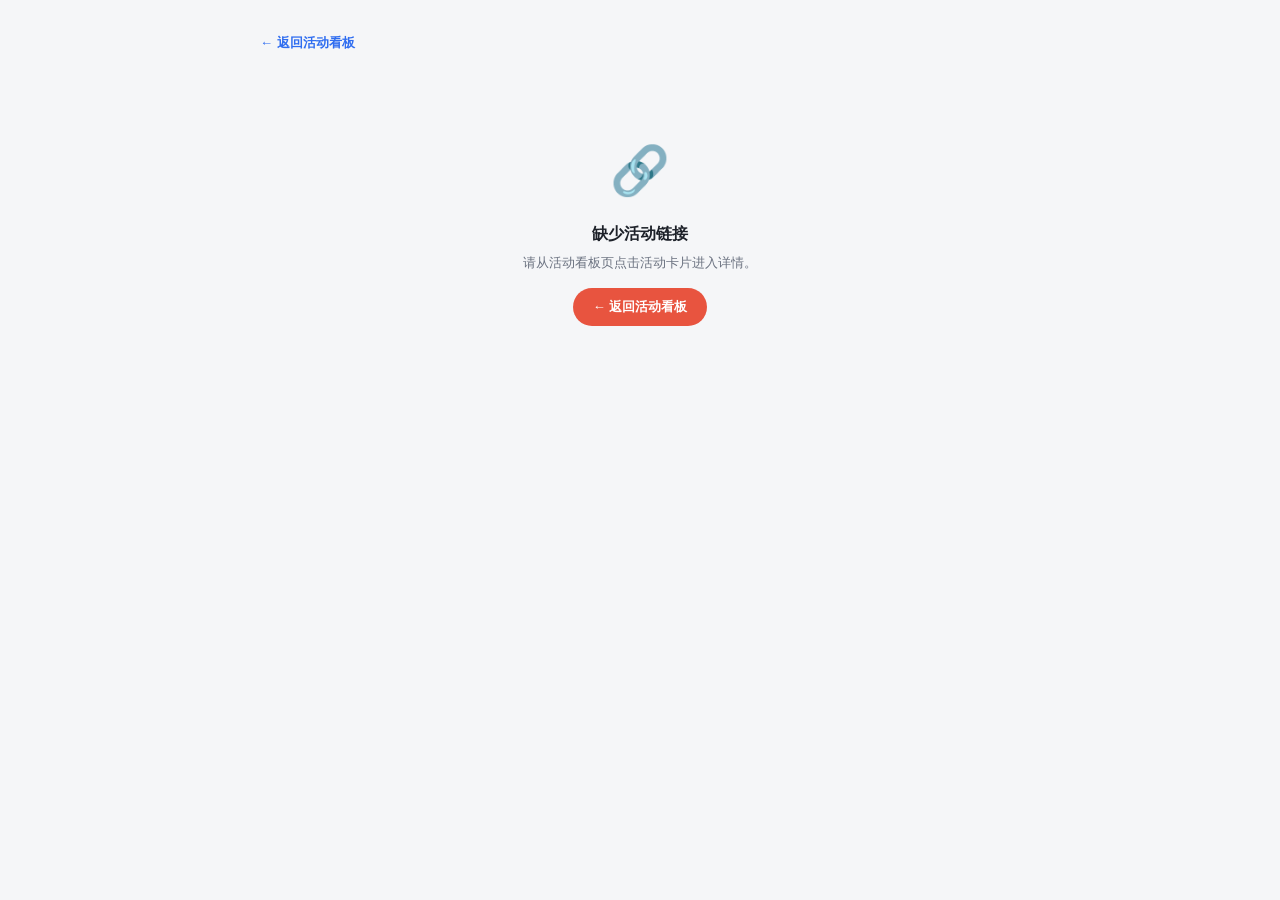
<file: detail.html>
<!DOCTYPE html>
<html lang="zh-CN" data-page-node-id="cXOPW4UHrCfQee3uPhlT7L">
<head data-page-node-id="YdECW9vHwVoOG7mIiL8a5S">
<meta charset="UTF-8" data-page-node-id="us6wDmDciY8MZjcLiHyi7c">
<meta name="viewport" content="width=device-width, initial-scale=1.0, viewport-fit=cover" data-page-node-id="p3mYzaTLha9vPz909jzflw">
<title>活动详情 · 城市本地活动</title>
<link rel="stylesheet" href="assets/cards.css">
<style>
  :root{
    --bg:#f5f6f8; --card:#fff; --ink:#1d2129; --sub:#6b7280; --line:#e9ebee;
    --accent:#e8543f; --accent2:#2f6df0;
    --exhi:#e8543f; --show:#7c4dff; --market:#11a87a; --talk:#f0991c;
    --sports:#0ea5e9; --family:#ec4899; --outdoor:#14b8a6; --expo:#d4a017;
  }
  *{box-sizing:border-box;margin:0;padding:0}
  body{background:var(--bg);color:var(--ink);font-family:-apple-system,BlinkMacSystemFont,"PingFang SC","Microsoft YaHei",sans-serif;line-height:1.7;padding:28px 16px 64px;-webkit-font-smoothing:antialiased}
  .wrap{max-width:760px;margin:0 auto}
  .back{display:inline-flex;align-items:center;gap:4px;font-size:13px;color:var(--accent2);text-decoration:none;margin-bottom:16px;font-weight:600}
  .back:hover{text-decoration:underline}
  .card{background:var(--card);border:1px solid var(--line);border-radius:14px;padding:22px 22px 20px}
  .chead{display:flex;align-items:center;gap:10px;margin-bottom:12px;flex-wrap:wrap}
  .tag{display:inline-block;font-size:12px;font-weight:700;color:#fff;border-radius:6px;padding:3px 11px;letter-spacing:.3px}
  .t-exhi{background:var(--exhi)} .t-show{background:var(--show)} .t-market{background:var(--market)} .t-talk{background:var(--talk)}
  .t-sports{background:var(--sports)} .t-family{background:var(--family)} .t-outdoor{background:var(--outdoor)} .t-expo{background:var(--expo)}
  .cost{display:inline-block;font-size:12px;font-weight:700;border-radius:6px;padding:3px 11px;letter-spacing:.3px}
  .c-free{background:#e7f7ef;color:#0e9f6e} .c-paid{background:#fdecea;color:#e8543f} .c-unknown{background:#eef0f3;color:#9aa1ab}
  h1{font-size:23px;line-height:1.4;margin-bottom:16px;font-weight:800;letter-spacing:.3px}
  .row{font-size:14px;color:var(--sub);display:flex;gap:8px;margin:7px 0;padding:8px 12px;background:#f7f8fa;border-radius:10px}
  .row .k{color:#9aa1ab;min-width:54px;flex-shrink:0}
  .row .v{color:var(--ink)}
  .row.price{background:#fff5f3}
  .row.price .pv{color:#e8543f;font-weight:700;letter-spacing:.2px}
  .row.price .pv.unknown{color:#9aa1ab;font-weight:400}
  /* 明星标记说明块（事件带 celebrity 字段时展示，高亮提示） */
  .row.star-note{background:#fffaf0;border:1px solid #f6e0b5}
  .row.star-note .k{color:#b7791f}
  .row.star-note .v{color:#7c4a03;font-weight:600}
  .desc{font-size:14px;color:#374151;margin:16px 0 20px;white-space:pre-wrap;line-height:1.8;padding:14px 16px;background:#f7f8fa;border-radius:12px}
  .acts{display:flex;gap:18px;flex-wrap:wrap;border-top:1px dashed var(--line);padding-top:18px}
  .acts a{font-size:14px;color:var(--accent2);text-decoration:none;font-weight:600;display:inline-flex;align-items:center;gap:4px}
  .acts a.map{color:var(--accent)}
  .acts a:hover{text-decoration:underline}
  .acts a.share{color:var(--sub)}
  .acts a.share:hover{color:var(--ink)}
  #map{width:100%;height:300px;border-radius:14px;overflow:hidden;border:1px solid var(--line);margin-top:18px;background:#eef1f5}
  .missing{text-align:center;color:var(--sub);padding:60px 0;font-size:15px}
  .missing-icon{font-size:48px;margin-bottom:8px}
  .missing-title{font-size:16px;font-weight:700;color:var(--ink);margin-bottom:6px}
  .missing-hint{font-size:13px;color:var(--sub);margin-bottom:14px;line-height:1.6}
  .missing-btn{display:inline-block;font-size:13px;padding:8px 20px;background:var(--accent);color:#fff;border:none;border-radius:999px;cursor:pointer;font-weight:600;text-decoration:none;transition:.15s}
  .missing-btn:hover{background:#d14a35;text-decoration:none}

  /* ===== 地图加载失败兜底 ===== */
  .map-fallback{text-align:center;padding:30px 16px;background:#f9fafb;border:1px dashed var(--line);border-radius:14px;margin-top:12px}
  .map-fallback-icon{font-size:40px;margin-bottom:8px}
  .map-fallback-text{font-size:14px;font-weight:700;color:var(--ink);margin-bottom:4px}
  .map-fallback-hint{font-size:12px;color:var(--sub);margin-bottom:10px}
  .map-fallback-btn{font-size:12px;padding:7px 18px;background:var(--accent);color:#fff;border:none;border-radius:999px;cursor:pointer;font-weight:600}
  .map-fallback-btn:hover{background:#d14a35}

  /* 推荐区块（同地点 / 附近）：卡片样式统一由 assets/cards.css 提供，此处只管容器间距 */
  .block{margin-top:26px}
  .block:first-child{margin-top:22px}
  /* ===== 手机端适配（≤640px） ===== */
  @media (max-width: 640px){
    body{padding:calc(env(safe-area-inset-top) + 18px) 12px calc(env(safe-area-inset-bottom) + 48px)}
    .wrap{max-width:100%}
    .back{font-size:13px;margin-bottom:12px}
    .card{padding:18px 16px;border-radius:12px}
    h1{font-size:20px;line-height:1.35;margin-bottom:12px}
    .chead{gap:8px;margin-bottom:10px}
    .row{font-size:13px;padding:9px 12px;margin:6px 0}
    .row .k{min-width:48px}
    .desc{font-size:13px;padding:12px 14px;margin:14px 0 16px;line-height:1.75}
    /* 操作按钮：一行并排，等宽紧凑 */
    .acts{flex-direction:row;flex-wrap:nowrap;gap:8px;padding-top:14px}
    .acts a{width:auto;flex:1 1 0;min-width:0;justify-content:center;padding:10px 6px;font-size:13px;background:#f5f7fa;border-radius:10px}
    .acts a.map{background:#fef3f2}
    #map{height:260px;margin-top:14px}
    .missing{padding:40px 0;font-size:14px}
    .block{margin-top:20px}
    .block:first-child{margin-top:18px}
    .sec-title{font-size:16px}
  }
</style>
</head>
<body data-page-node-id="XkjlgSfdxPuiG0ePcEqgzM">
<div class="wrap" data-page-node-id="BBcuNBusrdkNjvkJFXrVzm">
  <a class="back" href="index.html" id="backLink" data-page-node-id="HmcPaAtJLAbDGAo1icGhYV" aria-label="返回活动看板">← 返回活动看板</a>
  <div id="box" data-page-node-id="OmiItUAKez1FGTD0wH9U9j"></div>
  <div id="related" class="block"></div>
  <div id="nearby" class="block"></div>
</div>

<script type="text/javascript">
  window._TMapSecurityConfig = {
    serviceHost: 'http://127.0.0.1:__WB_HTTP_PORT__/_TMapService/_wbt/__WB_TMAP_SECRET__',
  };
</script>
<script src="https://map.qq.com/api/gljs?v=1.exp"></script>
<script src="dims/dims.js"></script>
<!-- 场馆维表：分城文件单一真源，必须逐个加载（与 index.html 保持一致），否则 VENUE_MAP 为空，地图点位 / 同地点 / 附近均不显示 -->
<script src="dims/venues_gz.js"></script>
<script src="dims/venues_sz.js"></script>
<script src="dims/venues_fs.js"></script>
<script src="dims/venues_bj.js"></script>
<script src="dims/venues_sh.js"></script>
<script src="dims/venues_hz.js"></script>
<script src="dims/venues_nj.js"></script>
<script src="dims/venues_cd.js"></script>
<script src="dims/venues_wh.js"></script>
<script src="dims/venues_xa.js"></script>
<script src="dims/venues_cq.js"></script>
<script>
  // 维表 dims/（cities/cats/costs/venues）+ 事实表 data/<city>.js（按城市拆分）
  var D = (function(){
    var dim = window.APP_DIMS || {};
    return { version: 3, meta: {},
      cities: dim.cities || [], categories: dim.categories || [], costTypes: dim.costTypes || [], venues: [],
      events: [] };
  })();
  var CITY_MAP = {}, CAT_MAP = {}, COST_MAP = {}, VENUE_MAP = {};
  var currentEvent = null;  // 当前详情页活动，供地图重试使用
  D.cities.forEach(function(c){ CITY_MAP[c.code] = c; });
  D.categories.forEach(function(c){ CAT_MAP[c.id] = c; });
  D.costTypes.forEach(function(c){ COST_MAP[c.id] = c; });
  // 聚合各城市 venues 文件：每个文件暴露 window.APP_VENUES_<CITY>（场馆唯一真源）
  D.cities.forEach(function(c){
    var key = 'APP_VENUES_' + c.code.toUpperCase();
    if(Array.isArray(window[key])) D.venues = D.venues.concat(window[key]);
  });
  // 兼容旧格式（单一 window.APP_VENUES 数组）
  if(Array.isArray(window.APP_VENUES)) D.venues = D.venues.concat(window.APP_VENUES);
  // 按 id 去重（先出现的优先）
  (function(){
    var seen = {}, uniq = [];
    D.venues.forEach(function(v){ if(v && v.id && !seen[v.id]){ seen[v.id] = 1; uniq.push(v); } });
    D.venues = uniq;
  })();
  if(!D.venues.length) console.error('[venues] 场馆维表为空（dims/venues_*.js 未正确加载），地图点位将全部消失');
  D.venues.forEach(function(v){ VENUE_MAP[v.id] = v; });

  function getId(){ var p = new URLSearchParams(location.search); return p.get('id'); }

  // 动态加载活动所在城市的 data 文件
  function loadEventData(cityId, callback){
    var script = document.createElement('script');
    script.src = 'data/data_' + cityId.toLowerCase() + '.js';
    script.onload = function(){
      var fact = window.APP_DATA || {};
      D.events = fact.events || [];
      D.meta = fact.meta || {};
      if(callback) callback();
    };
    script.onerror = function(){
      console.error('Failed to load data for city: ' + cityId);
      if(callback) callback();
    };
    document.head.appendChild(script);
  }

  function catOf(e){ return CAT_MAP[e.categoryId] || { name:'其他', title:'其他', color:'#9aa1ab' }; }
  function venueOf(e){ return VENUE_MAP[e.venueId] || null; }
  function costOf(e){ return COST_MAP[e.costId] || { name:'未知', label:'?' }; }
  function cityOf(e){ return CITY_MAP[e.cityCode] || D.cities[0]; }

  // 票价行：仅付费活动展示。有 price 显示金额，无则「价格待定」
  function priceRow(e){
    if(e.costId !== 'paid') return '';
    var inner = e.priceText
      ? '<span class="v pv">'+ esc(e.priceText) +'</span>'
      : '<span class="v pv unknown">价格待定</span>';
    return '<div class="row price"><span class="k">票价</span>'+ inner +'</div>';
  }

  // 明星标记说明块：事件带 celebrity 字段时展示（字段内容即明星 / 嘉宾阵容说明）
  function celebrityBlock(e){
    if(!e.celebrity) return '';
    var txt = (typeof e.celebrity === 'string' && e.celebrity) ? e.celebrity : '本活动有嘉宾 / 艺人到场';
    return '<div class="row star-note"><span class="k">⭐</span><span class="v">'+ esc(txt) +'</span></div>';
  }

  // 多地点：venueIds = 全部地点；缺省回退到主键 venue。只保留维表中真实存在的 id（脏 id 静默忽略）
  function venueIdsOf(e){
    var raw = (e.venueIds && e.venueIds.length) ? e.venueIds : (e.venueId ? [e.venueId] : []);
    var out = [], seen = {};
    raw.forEach(function(id){ if(VENUE_MAP[id] && !seen[id]){ seen[id] = 1; out.push(id); } });
    if(!out.length && e.venueId && VENUE_MAP[e.venueId]) out.push(e.venueId);
    return out;
  }
  function venuesOf(e){ return venueIdsOf(e).map(function(id){ return VENUE_MAP[id]; }); }
  function isMeet(e, vid){ return (e.meetIds || []).indexOf(vid) >= 0; }
  function venueLabel(e, v){ return v.name + (isMeet(e, v.id) ? '（集合点）' : ''); }

  function esc(s){ return String(s==null?'':s).replace(/&/g,'&amp;').replace(/</g,'&lt;').replace(/>/g,'&gt;').replace(/"/g,'&quot;'); }
  function mapUrl(v, city){
    return 'https://apis.map.qq.com/uri/v1/search?keyword=' + encodeURIComponent(v ? v.name : '') + '&region=' + encodeURIComponent(city.name) + '&referer=workbuddy';
  }

  function pin(color, letter){
    var isMobile = window.innerWidth <= 640;
    var w = isMobile ? 36 : 26, h = isMobile ? 48 : 36;
    var svg = '<svg xmlns="http://www.w3.org/2000/svg" width="'+ w +'" height="'+ h +'">'
      + '<path d="M'+ (w/2) +' 0C'+ (w/2-5.2) +' 0 0 '+ (h/2-8) +' 0 '+ (h/2) +'c0 9 '+ (w/2) +' '+ (h-(h/2)) +' '+ (w/2) +' '+ (h-(h/2)) +'s'+ (w/2) +'-14 '+ (w/2) +'-'+ (h/2) +'C'+ w +' '+ (h/2-8) +' '+ (w/2+5.2) +' 0 '+ (w/2) +' 0z" fill="'+color+'"/>'
      + '<circle cx="'+ (w/2) +'" cy="'+ (h/2-4) +'" r="'+(isMobile?9:8)+'" fill="#fff"/>'
      + '<text x="'+ (w/2) +'" y="'+ (h/2-4) +'" fill="'+color+'" font-size="'+(isMobile?11:10)+'" font-weight="700" text-anchor="middle" dominant-baseline="central" font-family="sans-serif">'+letter+'</text>'
      + '</svg>';
    return 'data:image/svg+xml;charset=utf-8,'+encodeURIComponent(svg);
  }

  function initMap(e){
    var vs = venuesOf(e);
    if(!vs.length) return;
    var styleId = e.categoryId + '_' + e.costId;
    var isMobile = window.innerWidth <= 640;
    var mw = isMobile ? 36 : 26, mh = isMobile ? 48 : 36;
    var styles = {};
    styles[styleId] = new TMap.MarkerStyle({ width:mw, height:mh, anchor:{x:Math.round(mw/2),y:mh}, src: pin(catOf(e).color, costOf(e).label) });
    var geoms = vs.map(function(v, i){ return { id: String(i), styleId: styleId, position: new TMap.LatLng(v.latitude, v.longitude) }; });
    var map = new TMap.Map('map', { zoom: 14, center: new TMap.LatLng(vs[0].latitude, vs[0].longitude) });
    new TMap.MultiMarker({ map: map, styles: styles, geometries: geoms });
    if(vs.length > 1){
      var b = new TMap.LatLngBounds(new TMap.LatLng(vs[0].latitude, vs[0].longitude), new TMap.LatLng(vs[0].latitude, vs[0].longitude));
      vs.forEach(function(v){ b.extend(new TMap.LatLng(v.latitude, v.longitude)); });
      map.fitBounds(b, { padding: 60 });
    }
  }

  function pickVenue(e){
    var vs = venuesOf(e);
    if(vs.length <= 1){
      location.href = mapUrl(vs[0] || venueOf(e), cityOf(e));
      return;
    }
    var overlay = document.createElement('div');
    overlay.style.cssText = 'position:fixed;top:0;left:0;right:0;bottom:0;background:rgba(0,0,0,.35);z-index:9999;display:flex;align-items:center;justify-content:center;font-family:sans-serif';
    var box = document.createElement('div');
    box.style.cssText = 'background:#fff;border-radius:14px;padding:20px 22px;max-width:360px;width:90%;box-shadow:0 10px 40px rgba(0,0,0,.18)';
    var title = document.createElement('div');
    title.style.cssText = 'font-size:15px;font-weight:700;margin-bottom:12px;color:#111';
    title.textContent = '该活动在 ' + vs.length + ' 个地点举行，请选择：';
    var list = document.createElement('div');
    list.style.cssText = 'display:flex;flex-direction:column;gap:8px';
    vs.forEach(function(v, i){
      var btn = document.createElement('a');
      btn.href = mapUrl(v, cityOf(e));
      btn.target = '_blank';
      btn.style.cssText = 'display:block;padding:10px 14px;border-radius:10px;background:#f7f8fa;color:#2563eb;text-decoration:none;font-size:14px;font-weight:600;border:1px solid #e5e7eb';
      btn.textContent = (isMeet(e, v.id) ? '📍 ' : '') + (i+1) + '. ' + v.name + (isMeet(e, v.id) ? '（集合点）' : '');
      list.appendChild(btn);
    });
    var close = document.createElement('button');
    close.textContent = '取消';
    close.style.cssText = 'margin-top:12px;width:100%;padding:9px;border-radius:10px;border:1px solid #d1d5db;background:#fff;color:#374151;font-size:14px;cursor:pointer';
    close.onclick = function(){ document.body.removeChild(overlay); };
    box.appendChild(title);
    box.appendChild(list);
    box.appendChild(close);
    overlay.appendChild(box);
    overlay.onclick = function(ev){ if(ev.target === overlay) document.body.removeChild(overlay); };
    document.body.appendChild(overlay);
  }

  /* ================= 推荐卡片（同地点 / 附近共用） =================
     卡片 HTML 只有这一处定义，样式全部来自 assets/cards.css，
     与首页 index.html 的卡片结构保持一致。 */

  // 单张卡片。extra: 挂在 chead 右侧的额外徽章 HTML（附近活动用距离徽章）
  function cardHTML(x, extra){
    var c = catOf(x);
    return '<div class="evcard clickable" style="--c:'+ c.color +'" data-rid="'+ esc(x.id) +'" data-city="'+ esc(x.cityCode) +'">'
      + '<div class="chead"><span class="tag t-'+ esc(x.categoryId) +'">'+ esc(x.tagName || c.name) +'</span>'
      + '<span class="badges">'+ (extra || '')
      + (x.celebrity ? '<span class="star m-celebrity">⭐</span>' : '')
      + '<span class="cost c-'+ esc(x.costId) +'">💰'+ costOf(x).name +'</span></span></div>'
      + '<h3>'+ esc(x.name) +'</h3>'
      + '<div class="row"><span class="k">日期</span><span>'+ esc(x.dateText) +'</span></div>'
      + '<div class="row"><span class="k">地点</span><span>'+ esc(x.venueText || (venuesOf(x)[0] || {}).name || '') +'</span></div>'
      + priceRow(x)
      + (x.description ? '<div class="desc">'+ esc(x.description) +'</div>' : '')
      + '<div class="links"><a href="detail.html?id='+ encodeURIComponent(x.id) +'&city='+ encodeURIComponent(x.cityCode) +'">查看详情 →</a></div>'
      + '</div>';
  }

  // 区块外壳：标题 + 副标题 + 网格，并绑定整卡点击
  function renderBlock(box, opt){
    if(!box) return;
    if(!opt.list.length){ box.innerHTML = ''; return; }
    box.innerHTML = '<div class="sec-title"><span class="bar" style="background:'+ (opt.color || 'var(--accent)') +'"></span>'
      + opt.title + '<span class="cnt"><b>'+ opt.list.length +'</b> 场</span></div>'
      + '<div class="sec-sub">'+ opt.sub +'</div>'
      + '<div class="ev-grid">'+ opt.list.map(function(x){ return cardHTML(x, x.__extra); }).join('') +'</div>';
    Array.prototype.forEach.call(box.querySelectorAll('.evcard'), function(el){
      el.addEventListener('click', function(ev){
        if(ev.target.tagName === 'A') return;      // 点链接时不重复跳转
        location.href = 'detail.html?id=' + encodeURIComponent(el.getAttribute('data-rid')) + '&city=' + encodeURIComponent(el.getAttribute('data-city'));
      });
    });
  }

  // 同地点其他活动：与当前活动共享任一场馆（排除自身）
  function renderRelated(e){
    var vids = venueIdsOf(e);
    if(!vids.length){ var rb = document.getElementById('related'); if(rb) rb.innerHTML = ''; return []; }
    var vset = {}; vids.forEach(function(id){ vset[id] = 1; });
    var list = D.events.filter(function(x){
      if(x.id === e.id) return false;
      return venueIdsOf(x).some(function(id){ return vset[id]; });
    });
    // 有明确开始日期的排在前面、按日期升序；长期活动沉底
    list.sort(function(a, b){
      var sa = a.startDate || '9999-99-99', sb = b.startDate || '9999-99-99';
      if(sa !== sb) return sa < sb ? -1 : 1;
      return (a.name || '') < (b.name || '') ? -1 : 1;
    });
    var vname = (venuesOf(e)[0] || venueOf(e) || {}).name || '该地点';
    renderBlock(document.getElementById('related'), {
      title: '同地点其他活动',
      color: 'var(--accent)',
      sub: '<span class="pin">📍</span><span class="loc">'+ esc(vname) +'</span><span>· 同一地点同期进行</span>',
      list: list
    });
    return list;
  }

  // 两点球面距离（米），用于「附近活动」
  function distanceM(a, b){
    var R = 6371000, rad = Math.PI / 180;
    var dLat = (b.latitude - a.latitude) * rad, dLng = (b.longitude - a.longitude) * rad;
    var s = Math.sin(dLat/2) * Math.sin(dLat/2)
          + Math.cos(a.latitude*rad) * Math.cos(b.latitude*rad) * Math.sin(dLng/2) * Math.sin(dLng/2);
    return 2 * R * Math.asin(Math.sqrt(s));
  }

  function fmtDist(m){
    return m < 1000 ? Math.round(m / 10) * 10 + 'm' : (m / 1000).toFixed(1) + 'km';
  }

  // 附近活动：以当前活动场馆为圆心，NEARBY_M 米内的其他活动
  // （排除自身，以及「同地点」区块已展示过的，避免上下重复）
  var NEARBY_M = 2000;
  function renderNearby(e, exclude){
    var box = document.getElementById('nearby');
    if(!box) return;
    var centers = venueIdsOf(e).map(function(id){ return VENUE_MAP[id]; })
      .filter(function(v){ return v && v.latitude != null && v.longitude != null; });
    if(!centers.length){ box.innerHTML = ''; return; }
    var baseName = centers[0].name || '该地点';
    var excl = {}; excl[e.id] = 1;
    (exclude || []).forEach(function(x){ excl[x.id] = 1; });

    var hits = [];
    D.events.forEach(function(x){
      if(excl[x.id]) return;
      var best = Infinity;
      venueIdsOf(x).forEach(function(id){
        var v = VENUE_MAP[id];
        if(!v || v.latitude == null || v.longitude == null) return;
        centers.forEach(function(c){
          var d = distanceM(c, v);
          if(d < best) best = d;
        });
      });
      if(best <= NEARBY_M) hits.push({ e: x, d: best });
    });
    if(!hits.length){ box.innerHTML = ''; return; }
    hits.sort(function(a, b){ return a.d - b.d; });
    var list = hits.map(function(h){
      h.e.__extra = '<span class="dist">'+ fmtDist(h.d) +'</span>';   // 距离徽章随卡片渲染
      return h.e;
    });
    renderBlock(box, {
      title: '附近活动',
      color: 'var(--accent2)',
      sub: '<span class="pin">📍</span><span>距</span><span class="loc">'+ esc(baseName) +'</span>'
         + '<span>'+ (NEARBY_M/1000) +' 公里内 · 按距离由近到远</span>',
      list: list
    });
    list.forEach(function(x){ delete x.__extra; });
  }

  function render(e){
    var box = document.getElementById('box');
    if(!e){
      box.innerHTML = '<div class="missing">'
        + '<div class="missing-icon">🔍</div>'
        + '<div class="missing-title">未找到该活动</div>'
        + '<div class="missing-hint">活动可能已结束，或数据已更新。<br>试试从活动看板搜索其他活动。</div>'
        + '<a class="missing-btn" href="index.html">← 返回活动看板</a>'
        + '</div>';
      return;
    }
    var cat = catOf(e);
    var vs = venuesOf(e);
    var v = vs[0] || null;
    var city = cityOf(e);
    var vline = esc(e.venueText || (v ? v.name : ''));
    if(vs.length > 1){
      vline += '<div style="margin-top:4px;font-size:13px">'
        + vs.map(function(x){
            return '<a href="'+ esc(mapUrl(x, city)) +'" target="_blank" rel="noopener noreferrer" style="color:#2563eb;text-decoration:none;margin-right:10px;white-space:nowrap">📍 '+ esc(venueLabel(e, x)) +'</a>';
          }).join('')
        + '</div>';
    }
    var bl = document.getElementById('backLink');
    if(bl) bl.href = 'index.html?city=' + encodeURIComponent(e.cityCode);
    var html = '<div class="card">'
      + '<div class="chead"><span class="tag" style="background:'+ cat.color +'">'+ esc(e.tagName || cat.name) +'</span>'
      + (e.celebrity ? '<span class="cost m-celebrity">⭐</span>' : '')
      + '<span class="cost c-'+e.costId+'">💰'+ costOf(e).name +'</span></div>'
      + '<h1>'+ esc(e.name) +'</h1>'
      + '<div class="row"><span class="k">类别</span><span class="v">'+ cat.name +'</span></div>'
      + '<div class="row"><span class="k">日期</span><span class="v">'+ esc(e.dateText) +'</span></div>'
      + '<div class="row"><span class="k">地点</span><span class="v">'+ vline +'</span></div>'
      + priceRow(e)
      + (e.description ? '<div class="desc">'+ esc(e.description) +'</div>' : '')
      + celebrityBlock(e)
      + '<div class="acts">'
      + (e.sourceUrl ? '<a href="'+ esc(e.sourceUrl) +'" target="_blank" rel="noopener noreferrer">🔗 原文</a>' : '<a style="color:#9aa1ab">🔗 原文</a>')
      + '<a class="map" id="mapNavBtn" href="javascript:void(0)">📍 地图导航</a>'
      + '<a class="share" id="shareBtn" href="javascript:void(0)">🔗 分享</a>'
      + '</div>'
      + '<div id="map"></div>'
      + '<div id="map-fallback" class="map-fallback" style="display:none">'
      + '<div class="map-fallback-icon">🗺️</div>'
      + '<p class="map-fallback-text">地图加载失败</p>'
      + '<p class="map-fallback-hint">仍可查看活动详情与导航链接</p>'
      + '<button class="map-fallback-btn" onclick="retryDetailMap()">重试加载地图</button>'
      + '</div>'
      + '</div>';
    box.innerHTML = html;
    var sameVenue = renderRelated(e);   // 先渲染同地点，再把它排除出「附近」，避免上下重复
    renderNearby(e, sameVenue);
    var navEl = document.getElementById('mapNavBtn');
    if(navEl){ navEl.addEventListener('click', function(ev){ ev.preventDefault(); pickVenue(e); }); }
    var shareEl = document.getElementById('shareBtn');
    if(shareEl){
      shareEl.addEventListener('click', function(ev){
        ev.preventDefault();
        var url = location.href;
        if(navigator.clipboard && navigator.clipboard.writeText){
          navigator.clipboard.writeText(url).then(function(){
            shareEl.textContent = '✓ 已复制';
            setTimeout(function(){ shareEl.textContent = '🔗 分享'; }, 2000);
          });
        } else {
          var ta = document.createElement('textarea'); ta.value = url; ta.style.position = 'fixed'; ta.style.opacity = '0';
          document.body.appendChild(ta); ta.select();
          try { document.execCommand('copy'); } catch(e){}
          document.body.removeChild(ta);
          shareEl.textContent = '✓ 已复制';
          setTimeout(function(){ shareEl.textContent = '🔗 分享'; }, 2000);
        }
      });
    }
    document.title = '详情 · ' + esc(e.name);
    if(window.TMap) initMap(e);
  }

  // 启动：先根据 ?id= 找到活动所属城市，再加载数据
  var id = getId();
  var city = new URLSearchParams(location.search).get('city');
  if(!id){
    document.getElementById('box').innerHTML = '<div class="missing">'
      + '<div class="missing-icon">🔗</div>'
      + '<div class="missing-title">缺少活动链接</div>'
      + '<div class="missing-hint">请从活动看板页点击活动卡片进入详情。</div>'
      + '<a class="missing-btn" href="index.html">← 返回活动看板</a>'
      + '</div>';
  } else {
    // 先加载 dims.js，然后遍历所有城市数据文件找到目标活动
    var allCities = D.cities.map(function(c){ return c.code; });
    var foundEvent = null;
    var loadNext = function(idx){
      if(idx >= allCities.length){
        // 未找到，显示错误
        document.getElementById('box').innerHTML = '<div class="missing">未找到该活动，或数据已更新。<br><br><a class="back" href="index.html">← 返回活动看板</a></div>';
        return;
      }
      var cityId = allCities[idx];
      var script = document.createElement('script');
      script.src = 'data/data_' + cityId.toLowerCase() + '.js';
      script.onload = function(){
        var fact = window.APP_DATA || {};
        var evts = fact.events || [];
        var evt = evts.find(function(e){ return e.id === id; });
        if(evt){
          foundEvent = evt;
          D.events = evts;
          D.meta = fact.meta || {};
          render(foundEvent);
          if(window.TMap) initMapWithRetry(foundEvent);
        } else {
          loadNext(idx + 1);
        }
      };
      script.onerror = function(){ loadNext(idx + 1); };
      document.head.appendChild(script);
    };
    // 若 URL 携带 city 参数且有效，直接加载该城市，否则顺序遍历
    var targetCity = city && allCities.indexOf(city) > -1 ? city : null;
    if(targetCity){
      var script = document.createElement('script');
      script.src = 'data/data_' + targetCity.toLowerCase() + '.js';
      script.onload = function(){
        var fact = window.APP_DATA || {};
        var evts = fact.events || [];
        var evt = evts.find(function(e){ return e.id === id; });
        if(evt){
          foundEvent = evt;
          D.events = evts;
          D.meta = fact.meta || {};
          render(foundEvent);
          if(window.TMap) initMapWithRetry(foundEvent);
        } else {
          console.warn('[detail] 指定城市 ' + targetCity + ' 未找到活动，回退顺序加载');
          loadNext(0);
        }
      };
      script.onerror = function(){ loadNext(0); };
      document.head.appendChild(script);
    } else {
      loadNext(0);
    }
  }

  function initMapWithRetry(e){
    currentEvent = e;  // 保存当前活动，供重试使用
    if(window.TMap){ initMap(e); return; }
    var retries = 0, max = 50;
    var t = setInterval(function(){
      if(window.TMap){ clearInterval(t); initMap(e); }
      else if(++retries >= max){
        clearInterval(t);
        console.error('[detail] TMap 加载超时');
        var fb=document.getElementById('map-fallback');
        var mapEl=document.getElementById('map');
        if(fb) fb.style.display='block';
        if(mapEl) mapEl.style.display='none';
      }
    }, 300);
  }

  // 重试加载详情页地图
  window.retryDetailMap = function(){
    var fb=document.getElementById('map-fallback');
    var mapEl=document.getElementById('map');
    if(fb) fb.style.display='none';
    if(mapEl) mapEl.style.display='block';
    if(!currentEvent) return;
    if(window.TMap){ initMap(currentEvent); }
    else {
      var retries = 0, max = 50;
      var t = setInterval(function(){
        if(window.TMap){ clearInterval(t); initMap(currentEvent); }
        else if(++retries >= max){
          clearInterval(t);
          if(fb) fb.style.display='block';
          if(mapEl) mapEl.style.display='none';
        }
      }, 300);
    }
  };
</script>
</body>
</html>
</file>
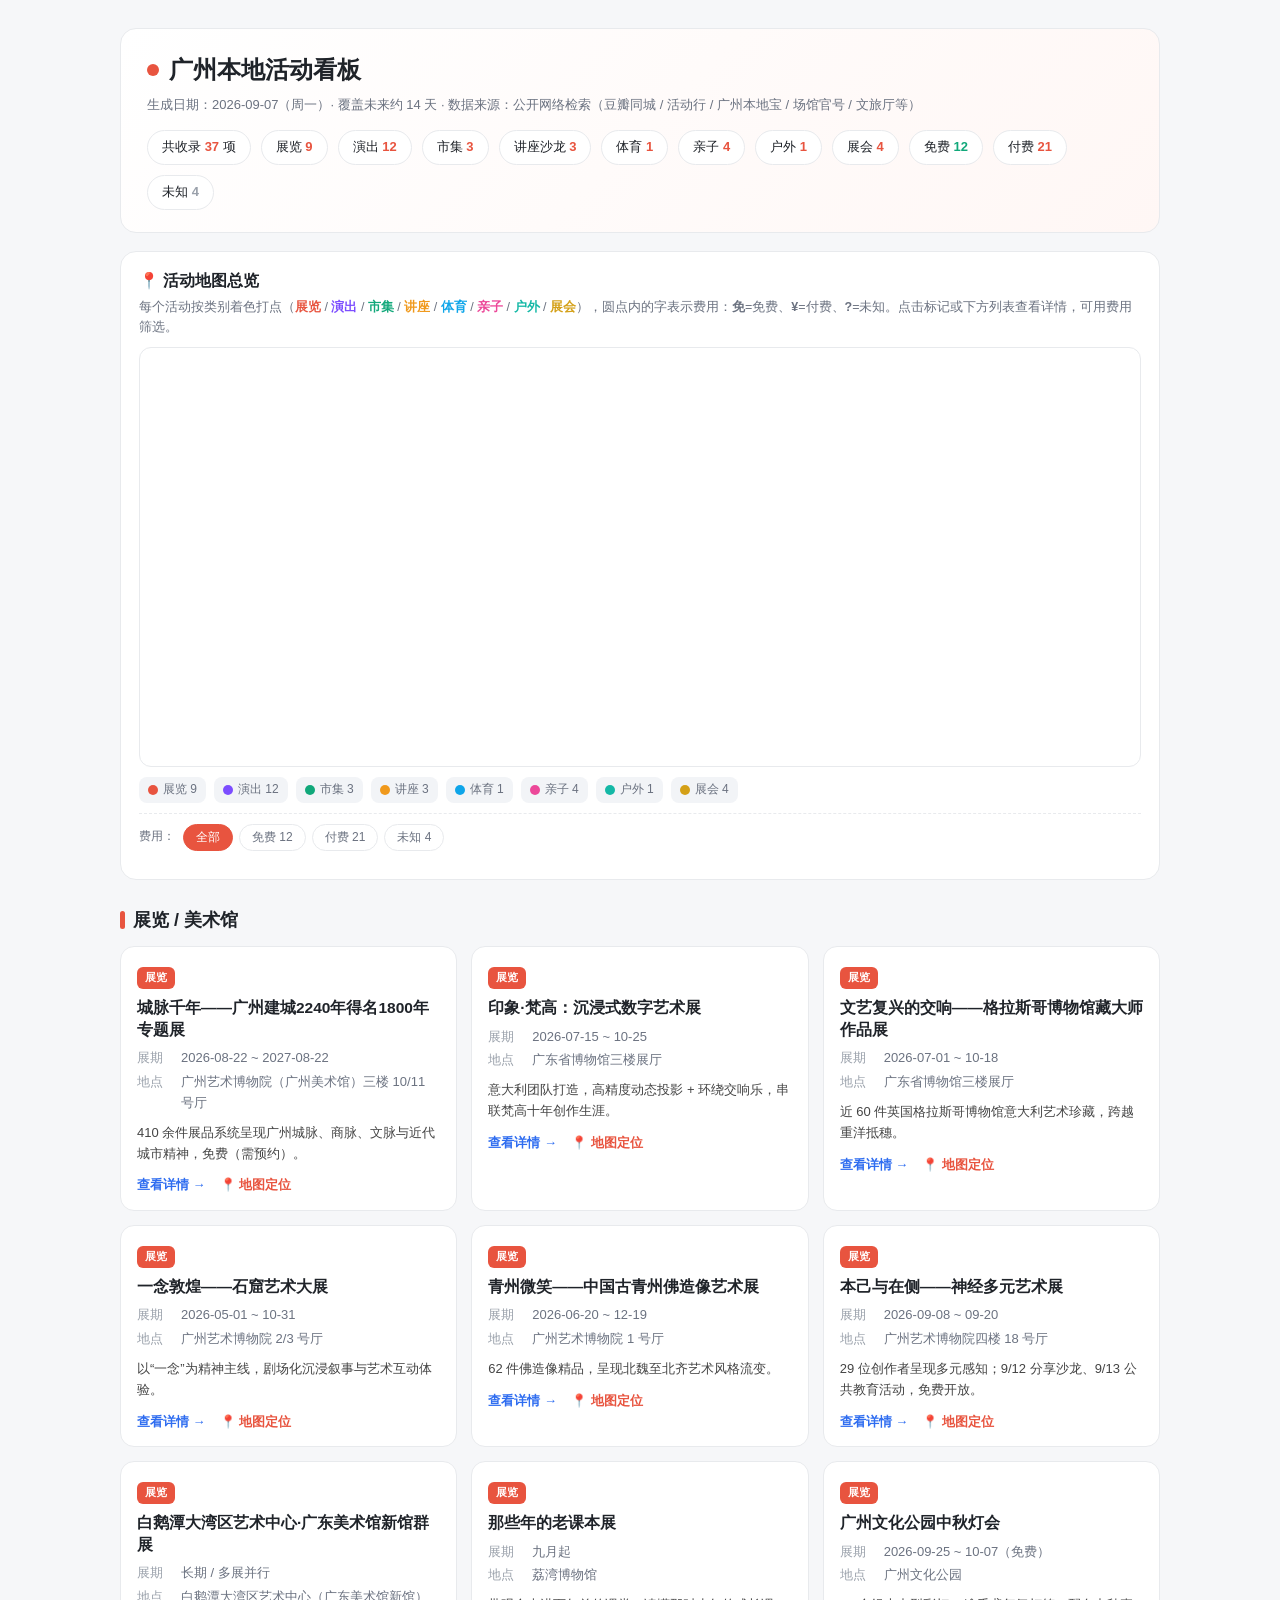
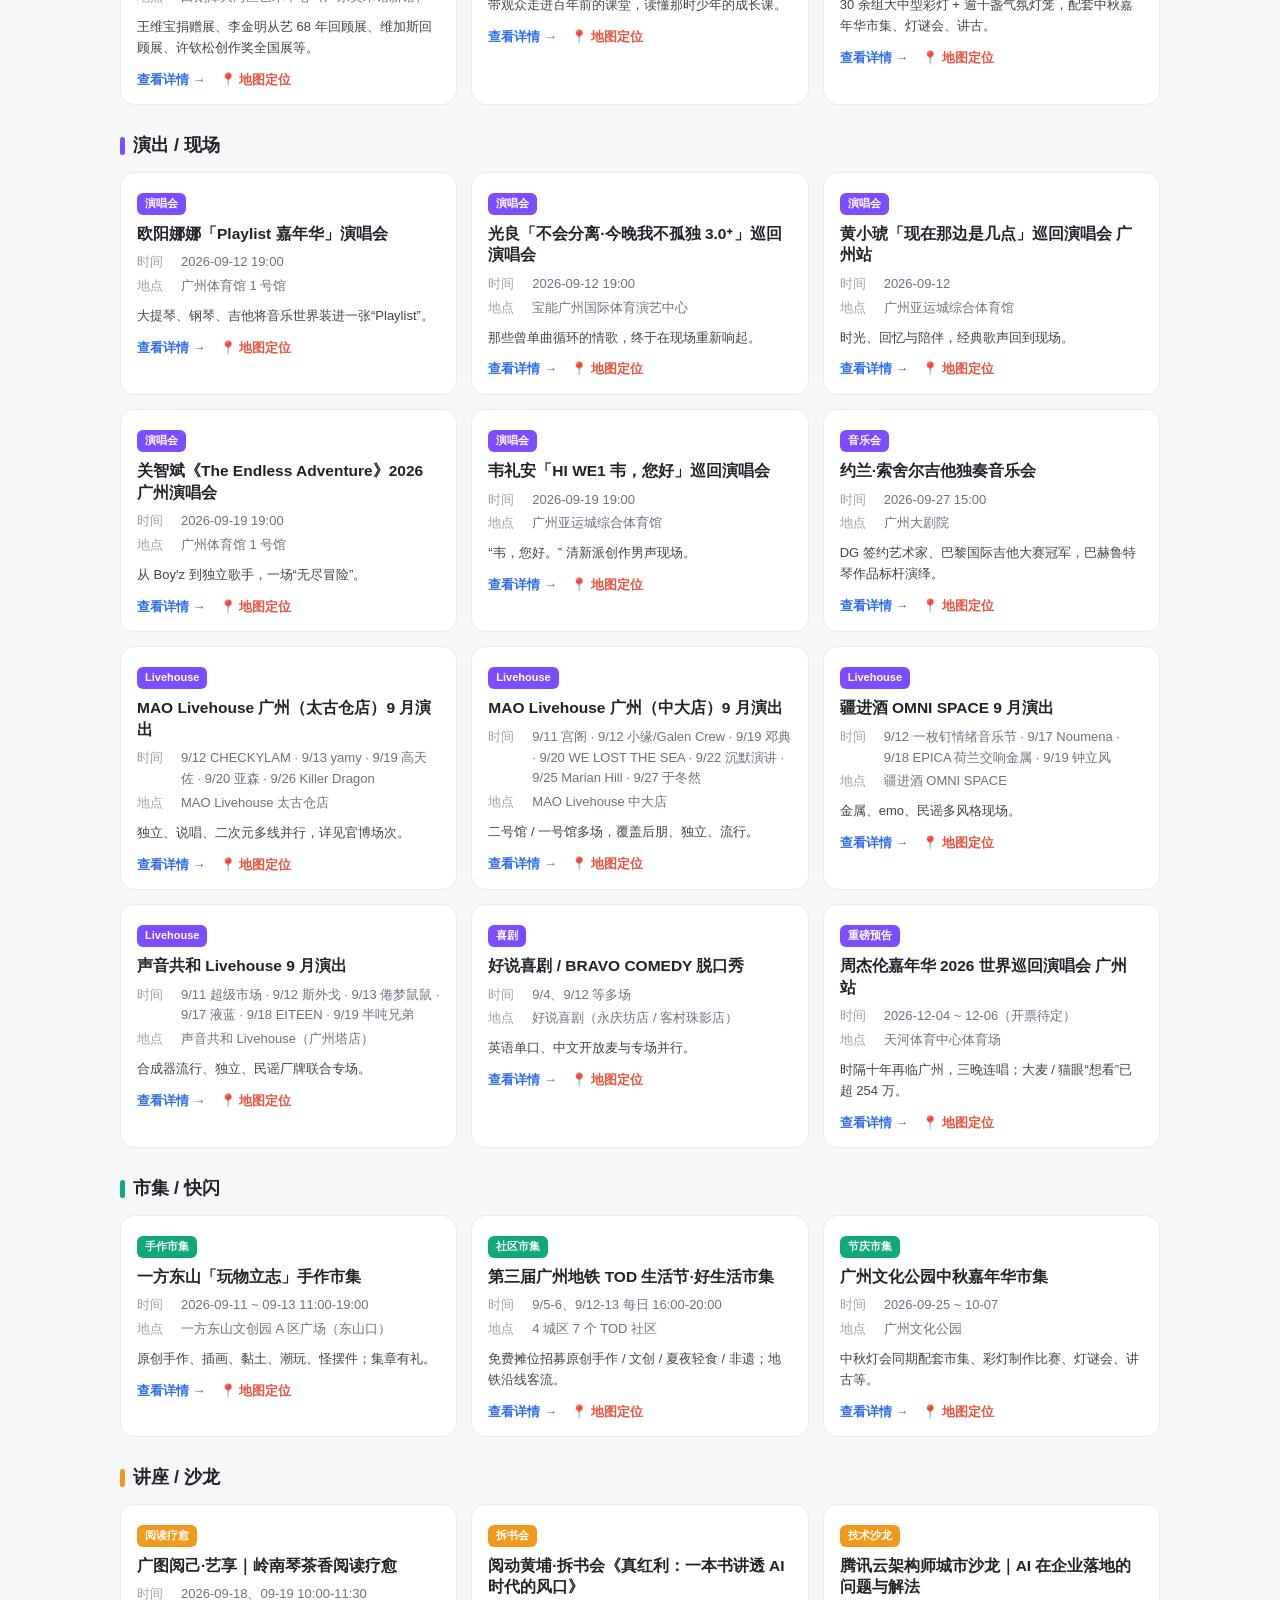
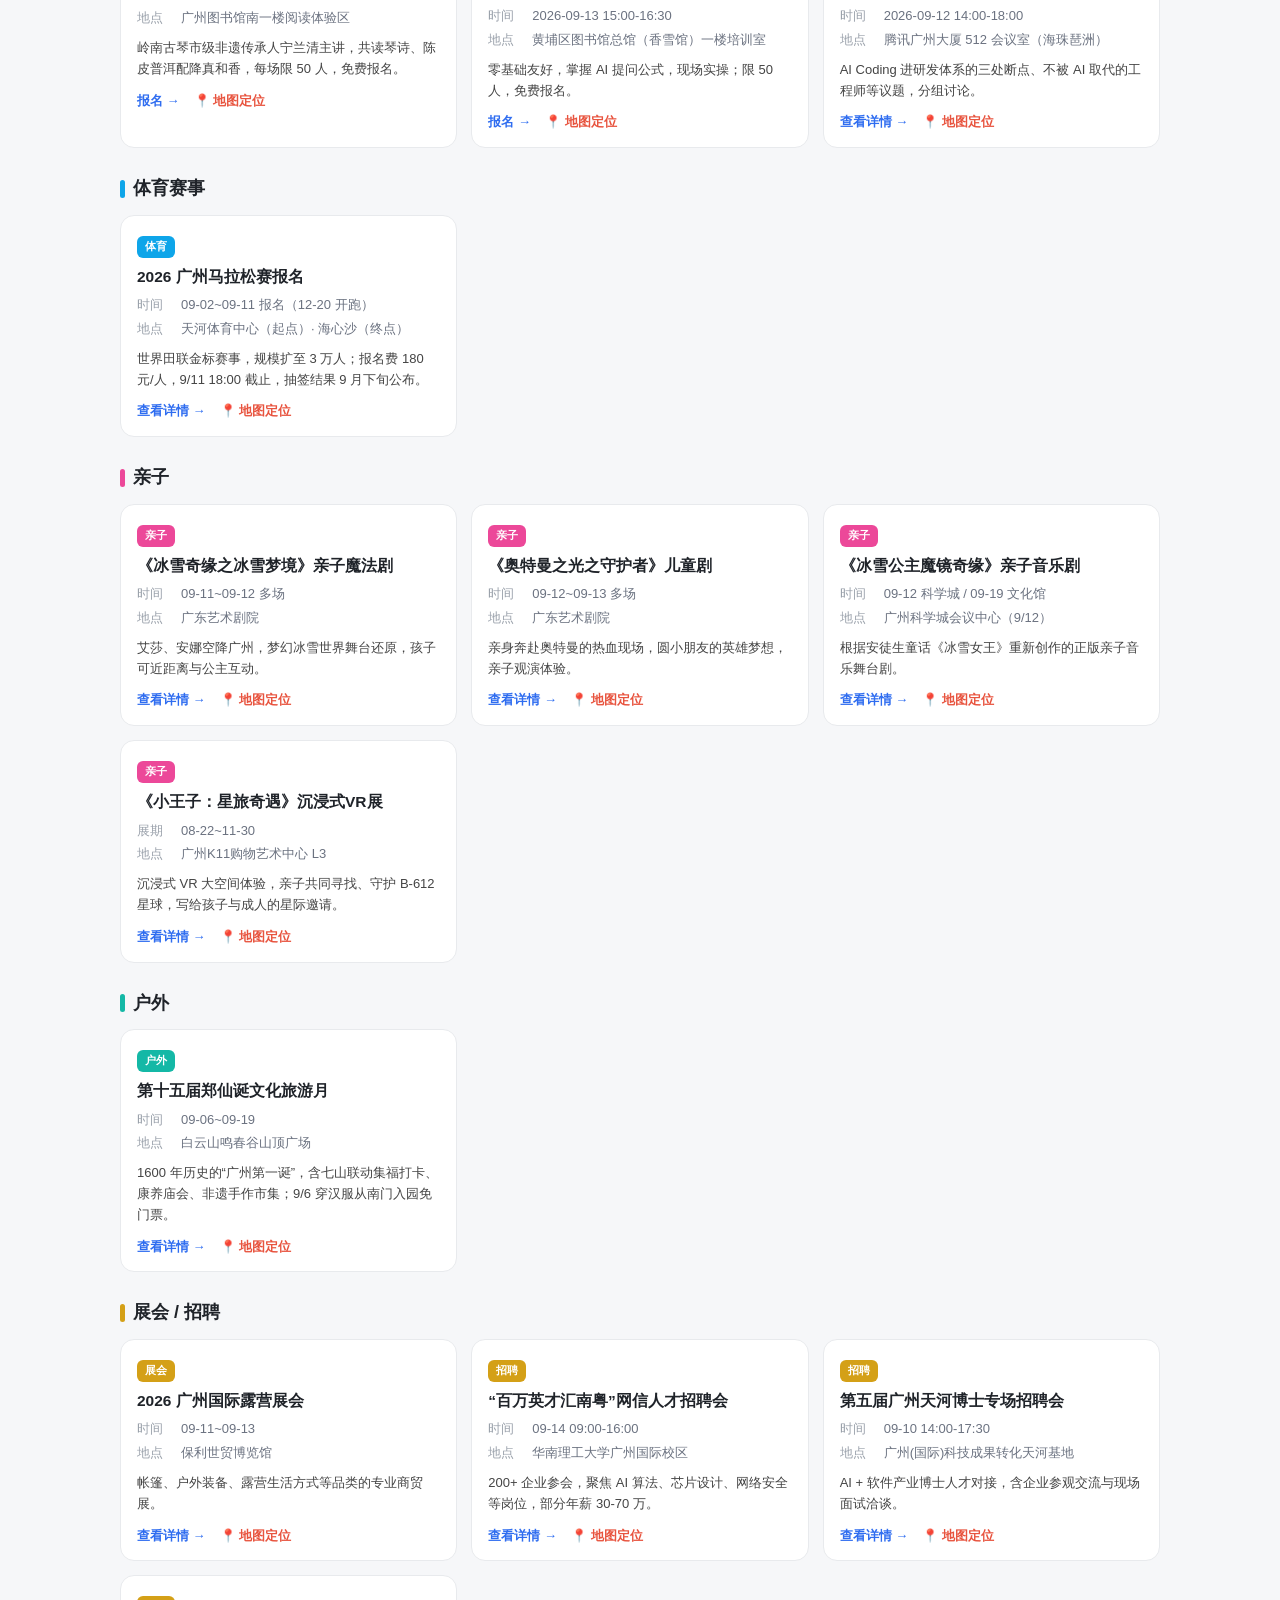
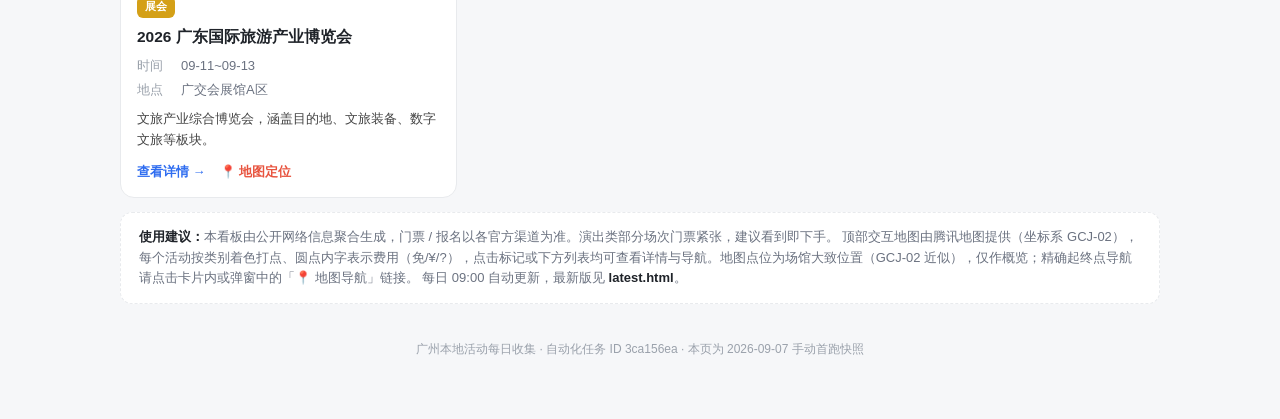
<file: 广州活动_2026-09-07.html>
<!DOCTYPE html>
<html lang="zh-CN" data-page-node-id="uunJ40oe81dQcGzEED2GKu">
<head data-page-node-id="pVnTwVXxBIk3Vlh1Mv91Lq">
<meta charset="UTF-8" data-page-node-id="wfNoTS5SSO4KmdwIHsbSwk">
<meta name="viewport" content="width=device-width, initial-scale=1.0" data-page-node-id="mQHoGlbduS5OTQvJX0F2jg">
<title>广州本地活动看板 · 2026-09-07</title>
<style>
  :root{
    --bg:#f6f7f9; --card:#ffffff; --ink:#1f2329; --sub:#6b7280;
    --line:#e8eaed; --accent:#e8543f; --accent2:#2f6df0;
    --exhi:#e8543f; --show:#7c4dff; --market:#11a87a; --talk:#f0991c;
    --sports:#0ea5e9; --family:#ec4899; --outdoor:#14b8a6; --expo:#d4a017;
  }
  *{box-sizing:border-box;margin:0;padding:0}
  body{background:var(--bg);color:var(--ink);font-family:-apple-system,"PingFang SC","Microsoft YaHei",sans-serif;line-height:1.6;padding:28px 18px 60px}
  .wrap{max-width:1040px;margin:0 auto}
  header{background:linear-gradient(135deg,#fff,#fff7f5);border:1px solid var(--line);border-radius:16px;padding:22px 26px;margin-bottom:18px}
  header h1{font-size:24px;display:flex;align-items:center;gap:10px}
  header h1 .dot{width:12px;height:12px;border-radius:50%;background:var(--accent)}
  .meta{color:var(--sub);font-size:13px;margin-top:6px}
  .summary{display:flex;flex-wrap:wrap;gap:10px;margin-top:14px}
  .pill{background:#fff;border:1px solid var(--line);border-radius:999px;padding:6px 14px;font-size:13px}
  .pill b{color:var(--accent)}
  .map-box{background:#fff;border:1px solid var(--line);border-radius:16px;padding:16px 18px;margin-bottom:20px}
  .map-box h2{font-size:16px;margin-bottom:4px}
  .map-box p{font-size:12.5px;color:var(--sub);margin-bottom:10px}
  #map{width:100%;height:420px;border-radius:12px;overflow:hidden;border:1px solid var(--line)}
  .map-legend{display:flex;flex-wrap:wrap;gap:8px;margin-top:10px}
  .map-legend .lg{font-size:12px;color:var(--sub);background:#f2f4f7;border-radius:8px;padding:3px 9px;display:inline-flex;align-items:center;gap:5px}
  .map-legend .lg i{width:10px;height:10px;border-radius:50%;display:inline-block}
  .map-filter{display:flex;flex-wrap:wrap;align-items:center;gap:6px;margin-top:10px;padding-top:10px;border-top:1px dashed var(--line)}
  .map-filter .fl{font-size:12px;color:var(--sub);margin-right:2px}
  .map-filter button{font-size:12px;border:1px solid var(--line);background:#fff;color:var(--sub);border-radius:999px;padding:4px 12px;cursor:pointer;transition:.12s}
  .map-filter button:hover{border-color:var(--accent2);color:var(--accent2)}
  .map-filter button.on{background:var(--accent);border-color:var(--accent);color:#fff}
  .map-list{display:flex;flex-direction:column;gap:4px;margin-top:12px;max-height:240px;overflow:auto}
  .map-list .li{font-size:13px;display:flex;align-items:center;gap:8px;padding:5px 8px;border-radius:8px;cursor:pointer}
  .map-list .li:hover{background:#f5f7fa}
  .map-list .li i{width:9px;height:9px;border-radius:50%;flex-shrink:0;display:inline-block}
  .map-list .li .nm{flex:1;color:var(--ink);overflow:hidden;text-overflow:ellipsis;white-space:nowrap}
  .map-list .li .cost{font-size:10px;font-weight:700;border-radius:4px;padding:0 5px;flex-shrink:0}
  .map-list .li .dt{color:#9aa1ab;font-size:11.5px;flex-shrink:0}
  .c-free{background:#e6f6ef;color:#11a87a}
  .c-paid{background:#fdecea;color:#e8543f}
  .c-unknown{background:#eef0f3;color:#9aa1ab}
  section{margin-top:26px}
  .sec-title{font-size:18px;font-weight:700;margin-bottom:12px;display:flex;align-items:center;gap:8px}
  .sec-title .bar{width:5px;height:18px;border-radius:3px}
  .c-exhi .bar{background:var(--exhi)} .c-show .bar{background:var(--show)}
  .c-market .bar{background:var(--market)} .c-talk .bar{background:var(--talk)}
  .c-sports .bar{background:var(--sports)} .c-family .bar{background:var(--family)}
  .c-outdoor .bar{background:var(--outdoor)} .c-expo .bar{background:var(--expo)}
  .grid{display:grid;grid-template-columns:repeat(auto-fill,minmax(310px,1fr));gap:14px}
  .card{background:var(--card);border:1px solid var(--line);border-radius:14px;padding:16px 16px 14px;transition:.15s}
  .card:hover{box-shadow:0 6px 22px rgba(0,0,0,.07);transform:translateY(-2px)}
  .tag{display:inline-block;font-size:11px;font-weight:700;color:#fff;border-radius:6px;padding:2px 8px;margin-bottom:8px}
  .t-exhi{background:var(--exhi)} .t-show{background:var(--show)} .t-market{background:var(--market)} .t-talk{background:var(--talk)}
  .t-sports{background:var(--sports)} .t-family{background:var(--family)} .t-outdoor{background:var(--outdoor)} .t-expo{background:var(--expo)}
  .card h3{font-size:15.5px;line-height:1.4;margin-bottom:8px}
  .row{font-size:13px;color:var(--sub);display:flex;gap:6px;margin:3px 0}
  .row .k{color:#9aa1ab;min-width:38px;flex-shrink:0}
  .row .v .badge{font-size:10px;font-weight:700;border-radius:4px;padding:0 6px;margin-left:4px}
  .desc{font-size:13px;color:#444;margin:9px 0 11px}
  .links{display:flex;gap:14px;flex-wrap:wrap}
  .card a{font-size:13px;color:var(--accent2);text-decoration:none;font-weight:600}
  .card a.map{color:var(--accent)}
  .card a:hover{text-decoration:underline}
  .note{background:#fff;border:1px dashed var(--line);border-radius:12px;padding:14px 18px;color:var(--sub);font-size:13px;margin-top:14px}
  .note b{color:var(--ink)}
  footer{color:#9aa1ab;font-size:12px;text-align:center;margin-top:36px}
</style>
</head>
<body data-page-node-id="UDw4BSvQ5mWQ1yBTLjbQ0D">
<div class="wrap" data-page-node-id="lr85jlxSpOYUnJLnmar1dg">
  <header data-page-node-id="hz8F39VmA0IA7iK3rJ2dur">
    <h1 data-page-node-id="FEan59FEJpWLJjcl37EL8B"><span class="dot" data-page-node-id="HXPqBkH6fQtQerslF1DtkH"></span>广州本地活动看板</h1>
    <div class="meta" data-page-node-id="DiCsd3zy2jDvCspK5wmi0I">生成日期：2026-09-07（周一）· 覆盖未来约 14 天 · 数据来源：公开网络检索（豆瓣同城 / 活动行 / 广州本地宝 / 场馆官号 / 文旅厅等）</div>
    <div class="summary" data-page-node-id="WZFLnDkQ0jqbiJxfEgHgGY">
      <span class="pill">共收录 <b>37</b> 项</span>
      <span class="pill">展览 <b>9</b></span>
      <span class="pill">演出 <b>12</b></span>
      <span class="pill">市集 <b>3</b></span>
      <span class="pill">讲座沙龙 <b>3</b></span>
      <span class="pill">体育 <b>1</b></span>
      <span class="pill">亲子 <b>4</b></span>
      <span class="pill">户外 <b>1</b></span>
      <span class="pill">展会 <b>4</b></span>
      <span class="pill">免费 <b style="color:#11a87a">12</b></span>
      <span class="pill">付费 <b style="color:#e8543f">21</b></span>
      <span class="pill">未知 <b style="color:#9aa1ab">4</b></span>
    </div>
  </header>

  <div class="map-box" data-page-node-id="ztblemIzmEgz4tw56sHlSl">
    <h2 data-page-node-id="1sF4l4GR10c4f7EIX4zu8d">📍 活动地图总览</h2>
    <p>每个活动按类别着色打点（<b style="color:#e8543f">展览</b> / <b style="color:#7c4dff">演出</b> / <b style="color:#11a87a">市集</b> / <b style="color:#f0991c">讲座</b> / <b style="color:#0ea5e9">体育</b> / <b style="color:#ec4899">亲子</b> / <b style="color:#14b8a6">户外</b> / <b style="color:#d4a017">展会</b>），圆点内的字表示费用：<b>免</b>=免费、<b>¥</b>=付费、<b>?</b>=未知。点击标记或下方列表查看详情，可用费用筛选。</p>
    <div id="map" data-page-node-id="SMoL7URbgH5Mlz1BHa7Yu5"></div>
    <div class="map-legend" id="legend" data-page-node-id="D2yl7q7AkDg3rXtHXCJrK6">
      <span class="lg"><i style="background:#e8543f"></i>展览 9</span>
      <span class="lg"><i style="background:#7c4dff"></i>演出 12</span>
      <span class="lg"><i style="background:#11a87a"></i>市集 3</span>
      <span class="lg"><i style="background:#f0991c"></i>讲座 3</span>
      <span class="lg"><i style="background:#0ea5e9"></i>体育 1</span>
      <span class="lg"><i style="background:#ec4899"></i>亲子 4</span>
      <span class="lg"><i style="background:#14b8a6"></i>户外 1</span>
      <span class="lg"><i style="background:#d4a017"></i>展会 4</span>
    </div>
    <div class="map-filter" id="filterBar" data-page-node-id="fltB">
      <span class="fl">费用：</span>
      <button data-f="all" class="on">全部</button>
      <button data-f="free">免费 12</button>
      <button data-f="paid">付费 21</button>
      <button data-f="unknown">未知 4</button>
    </div>
    <div class="map-list" id="eventList" data-page-node-id="evtL"></div>
  </div>

  <section class="c-exhi" data-page-node-id="lEvyXNqXqohUvuDnDCH40D">
    <div class="sec-title" data-page-node-id="lNzzaAFkruHgPPjzQZGvdo"><span class="bar" data-page-node-id="VpVwAXFJIKkJN0KTOEgeKx"></span>展览 / 美术馆</div>
    <div class="grid" data-page-node-id="AliE8Vo7BjMSRwWzKBZtIw">
      <div class="card" data-page-node-id="D2CjcqK5mvezox4TLwFfXV"><span class="tag t-exhi" data-page-node-id="tGNVvxfbsndFe4uuJ2Oqs4">展览</span><h3 data-page-node-id="XzCwjt7wHA2HplX2qm5Yjf">城脉千年——广州建城2240年得名1800年专题展</h3>
        <div class="row" data-page-node-id="CyvGiH0ZKlUPSuQxs2oNAz"><span class="k" data-page-node-id="7Ipsa5h7qeARtkcdGNMeUG">展期</span><span data-page-node-id="KQgHIN2fFT8VaP8DxKqpiN">2026-08-22 ~ 2027-08-22</span></div>
        <div class="row" data-page-node-id="r7ygSZHmShwL8EuiuUUnEj"><span class="k" data-page-node-id="ptJyasnOcwikSmf2SAWpgu">地点</span><span data-page-node-id="kE1IuCFgjrRoWRXM8mxA7H">广州艺术博物院（广州美术馆）三楼 10/11 号厅</span></div>
        <div class="desc" data-page-node-id="mdWSQHmxfOQLQRAO922Lab">410 余件展品系统呈现广州城脉、商脉、文脉与近代城市精神，免费（需预约）。</div>
        <div class="links" data-page-node-id="eFZvPCxAcn8mCeAmJqVqGs"><a href="https://whly.gd.gov.cn/service_new/hdyg/content/post_4948012.html" target="_blank" data-page-node-id="LQN6FxMubF95J3YdiogpyO">查看详情 →</a><a class="map" href="https://apis.map.qq.com/uri/v1/search?keyword=广州艺术博物院&region=广州市&referer=workbuddy" target="_blank" data-page-node-id="UDmtlAiwORymvqRzFXQcWx">📍 地图定位</a></div></div>

      <div class="card" data-page-node-id="T4YfmiDmljdyDnfKndUBNX"><span class="tag t-exhi" data-page-node-id="Z9LdN32SAixeORZQBC9nI6">展览</span><h3 data-page-node-id="klXAJqoCYcwyTu30MlnfnW">印象·梵高：沉浸式数字艺术展</h3>
        <div class="row" data-page-node-id="kv4PAkccrlWdBePOL9jEr8"><span class="k" data-page-node-id="gm9LxvErTAJwCi73gjH0IW">展期</span><span data-page-node-id="8CHed0jIvSbvGQdGzapGvl">2026-07-15 ~ 10-25</span></div>
        <div class="row" data-page-node-id="6uCWPDxmiuHCvKTJmMRqSV"><span class="k" data-page-node-id="LeQ1Nktt1HAYv04wopcetQ">地点</span><span data-page-node-id="LwH3e1x3WMaf2O6bmdMly7">广东省博物馆三楼展厅</span></div>
        <div class="desc" data-page-node-id="VBsHylNwcrq7q2LslRb2L4">意大利团队打造，高精度动态投影 + 环绕交响乐，串联梵高十年创作生涯。</div>
        <div class="links" data-page-node-id="85xWdE7z23ckkfSW0p8sx8"><a href="https://www.nfnews.com/content/834p7gDe3d.html" target="_blank" data-page-node-id="2iFuYGsJCD2AXo1jzjXY52">查看详情 →</a><a class="map" href="https://apis.map.qq.com/uri/v1/search?keyword=广东省博物馆&region=广州市&referer=workbuddy" target="_blank" data-page-node-id="ADZa4XrFGypTC7TMNol6n0">📍 地图定位</a></div></div>

      <div class="card" data-page-node-id="A8MQJEBrK7DAHOzmo9uZw8"><span class="tag t-exhi" data-page-node-id="DzgbdC4Ips2Lw83OhqQ4PK">展览</span><h3 data-page-node-id="WJBFnCh7bKSMWyuK5oHyk7">文艺复兴的交响——格拉斯哥博物馆藏大师作品展</h3>
        <div class="row" data-page-node-id="BkzbYQRvliDUIAqfsmggdi"><span class="k" data-page-node-id="988JqgteLKjfxFkwI77Axh">展期</span><span data-page-node-id="VqM97fFa8IFOqLegxUjV5t">2026-07-01 ~ 10-18</span></div>
        <div class="row" data-page-node-id="tmfygal1DlvFiE6DUDQLTp"><span class="k" data-page-node-id="lEVD4RyLgsXcrBps8n23q2">地点</span><span data-page-node-id="VymmlfCk1aYt8KtG7hWQWH">广东省博物馆三楼展厅</span></div>
        <div class="desc" data-page-node-id="eZbGbaFqCsLBycdDZy510m">近 60 件英国格拉斯哥博物馆意大利艺术珍藏，跨越重洋抵穗。</div>
        <div class="links" data-page-node-id="ZKNwuseu0B39DYNKEY2skk"><a href="https://www.nfnews.com/content/834p7gDe3d.html" target="_blank" data-page-node-id="rhywxcSPjsgdsfOutSdaEQ">查看详情 →</a><a class="map" href="https://apis.map.qq.com/uri/v1/search?keyword=广东省博物馆&region=广州市&referer=workbuddy" target="_blank" data-page-node-id="wqmDzv4UmzInJY2C6Kusxm">📍 地图定位</a></div></div>

      <div class="card" data-page-node-id="wLuSgYryPOcTEs5zQUIDFX"><span class="tag t-exhi" data-page-node-id="3VQF13DCHdiyxqvNHoOcDA">展览</span><h3 data-page-node-id="hv1ysdBxAiLfYBgvk2Hqch">一念敦煌——石窟艺术大展</h3>
        <div class="row" data-page-node-id="DkpwYQ9DCqfV0HKIjHHJYY"><span class="k" data-page-node-id="5wbPhydFXsz0F1JPqwGzDI">展期</span><span data-page-node-id="yTN3zD1Nc0PCIRgwkWKduc">2026-05-01 ~ 10-31</span></div>
        <div class="row" data-page-node-id="jGruHxq05BkykeEZMGBIdZ"><span class="k" data-page-node-id="Nl92db3NnOphakVZnWdrVK">地点</span><span data-page-node-id="S0ecoR7PyUyKaaDS4maUCB">广州艺术博物院 2/3 号厅</span></div>
        <div class="desc" data-page-node-id="7lFHwWrqd41Bfg3T0Xopn9">以“一念”为精神主线，剧场化沉浸叙事与艺术互动体验。</div>
        <div class="links" data-page-node-id="ZuDKe5iR4DeSy9wbbTSnJ5"><a href="https://whly.gd.gov.cn/service_new/hdyg/content/post_4948012.html" target="_blank" data-page-node-id="Skzp9FwWhuSS5ehNkqwx2q">查看详情 →</a><a class="map" href="https://apis.map.qq.com/uri/v1/search?keyword=广州艺术博物院&region=广州市&referer=workbuddy" target="_blank" data-page-node-id="9zL6bYcVYdxA4ubnBLDjZR">📍 地图定位</a></div></div>

      <div class="card" data-page-node-id="QnGLXedYIcOIRfuM3p6AF4"><span class="tag t-exhi" data-page-node-id="AfE6OZwDvS3oqpQ4mh2y8w">展览</span><h3 data-page-node-id="w0Grkug2oKHdXpEDJCf61X">青州微笑——中国古青州佛造像艺术展</h3>
        <div class="row" data-page-node-id="8f0mbJaw2k4vIWLfGyMi93"><span class="k" data-page-node-id="RHVSmyiJQ7lCpU2mvFNj0G">展期</span><span data-page-node-id="DCjhg3nATEbsNb4ixxsFjz">2026-06-20 ~ 12-19</span></div>
        <div class="row" data-page-node-id="8EDOcXQ7yd0qe0RHFMePkd"><span class="k" data-page-node-id="MHQWnWyDzwU5PGk1FZK5CL">地点</span><span data-page-node-id="N3vsAwcA2dVoJgADT2UAWe">广州艺术博物院 1 号厅</span></div>
        <div class="desc" data-page-node-id="b7UU9bk7UVvahJKq7xuxQm">62 件佛造像精品，呈现北魏至北齐艺术风格流变。</div>
        <div class="links" data-page-node-id="z0SnNwH8lJAs93e0JzrGM1"><a href="https://whly.gd.gov.cn/service_new/hdyg/content/post_4948012.html" target="_blank" data-page-node-id="6P4fYPaTxjr2B2QkkboL2U">查看详情 →</a><a class="map" href="https://apis.map.qq.com/uri/v1/search?keyword=广州艺术博物院&region=广州市&referer=workbuddy" target="_blank" data-page-node-id="TeG3dGLCExBQvgZjEtufip">📍 地图定位</a></div></div>

      <div class="card" data-page-node-id="UHVAYdUqwWeZp19P1f7qSX"><span class="tag t-exhi" data-page-node-id="fjlBbDd3vVruIAkfLHmhSP">展览</span><h3 data-page-node-id="OXalYSKDY5A0I1teZiQegV">本己与在侧——神经多元艺术展</h3>
        <div class="row" data-page-node-id="4lg0I9wqfGqn0aBXm4x5cf"><span class="k" data-page-node-id="WcucnapiOQ6FuFMSdHG9jK">展期</span><span data-page-node-id="lG4AI8t2c0vUOAJSE5TJJp">2026-09-08 ~ 09-20</span></div>
        <div class="row" data-page-node-id="AJNacMuO5WWbvsSBU66wz0"><span class="k" data-page-node-id="uix2sBFsQgLy5Uv7fkvZwG">地点</span><span data-page-node-id="b23EdpWiUlHs1oS8gzvAmy">广州艺术博物院四楼 18 号厅</span></div>
        <div class="desc" data-page-node-id="G9U86jbSLkx54Kof68kBCZ">29 位创作者呈现多元感知；9/12 分享沙龙、9/13 公共教育活动，免费开放。</div>
        <div class="links" data-page-node-id="FCl8jPD1rtHobfT294hW4u"><a href="https://www.nfnews.com/content/LozB9Y5jon.html" target="_blank" data-page-node-id="qwuyDDEFjXhqEcyHc223Gm">查看详情 →</a><a class="map" href="https://apis.map.qq.com/uri/v1/search?keyword=广州艺术博物院&region=广州市&referer=workbuddy" target="_blank" data-page-node-id="zcx11ZHvzDjxCyZNUKvQUg">📍 地图定位</a></div></div>

      <div class="card" data-page-node-id="ReI8m8guL46oDk13bxtdVL"><span class="tag t-exhi" data-page-node-id="tvwCOnV7LTY0mRGFAmknUD">展览</span><h3 data-page-node-id="WHPd0LKAVJAC0j7Gk9fLwM">白鹅潭大湾区艺术中心·广东美术馆新馆群展</h3>
        <div class="row" data-page-node-id="GD7lTB2hcRO7nOmVSKJ7oL"><span class="k" data-page-node-id="quhNbdqMU6fo3IK9FkSoi6">展期</span><span data-page-node-id="NQFSsHQlHRXvovFZUF7G8i">长期 / 多展并行</span></div>
        <div class="row" data-page-node-id="6EJTySv6XQmvj9FqRkYvBB"><span class="k" data-page-node-id="hfOZuEV6LtCuD0yhag7Nx2">地点</span><span data-page-node-id="8Qi6L4EWTzPu1i2bFFDuBi">白鹅潭大湾区艺术中心（广东美术馆新馆）</span></div>
        <div class="desc" data-page-node-id="VOhppAEtaHfaDDoGygYGDt">王维宝捐赠展、李金明从艺 68 年回顾展、维加斯回顾展、许钦松创作奖全国展等。</div>
        <div class="links" data-page-node-id="UEOwdOMxjoyFLzfuhDw19t"><a href="https://huacheng.gz-cmc.com/pages/2026/08/31/f10caa61f9764dd19cfa1b1cd1330808.html" target="_blank" data-page-node-id="vNH7wqlxgYoy7Juo67Dqfx">查看详情 →</a><a class="map" href="https://apis.map.qq.com/uri/v1/search?keyword=白鹅潭大湾区艺术中心&region=广州市&referer=workbuddy" target="_blank" data-page-node-id="BjAvVcBg1V0sjqZBCY3NJ4">📍 地图定位</a></div></div>

      <div class="card" data-page-node-id="Fy3usKxoIDdYPtL3lojX3H"><span class="tag t-exhi" data-page-node-id="QWfF4OPRA2Hz0uT017rwgA">展览</span><h3 data-page-node-id="qM63tJGwLRP2d8356MXElf">那些年的老课本展</h3>
        <div class="row" data-page-node-id="M0NA6CFhE8K145wDsYjINz"><span class="k" data-page-node-id="fuw2MkUnXdyxWQC3fiGV6m">展期</span><span data-page-node-id="2VW0t6VcRP8fXGHxqOrrij">九月起</span></div>
        <div class="row" data-page-node-id="LyArgzKNiQuuo2roNeJYbV"><span class="k" data-page-node-id="u84mDMu23ouTDvfrLBATwT">地点</span><span data-page-node-id="6hx1JgDbChFT7zQUrdnbBa">荔湾博物馆</span></div>
        <div class="desc" data-page-node-id="A1JfI5ChYecM0CFYIsuUrM">带观众走进百年前的课堂，读懂那时少年的成长课。</div>
        <div class="links" data-page-node-id="eWUUiApcdP9IpjRfWzF1Q5"><a href="https://huacheng.gz-cmc.com/pages/2026/08/31/f10caa61f9764dd19cfa1b1cd1330808.html" target="_blank" data-page-node-id="nlfYeitFHAE5jpl7jeSevv">查看详情 →</a><a class="map" href="https://apis.map.qq.com/uri/v1/search?keyword=荔湾博物馆&region=广州市&referer=workbuddy" target="_blank" data-page-node-id="2rXCC8SR6gU2KSZ8fLvzRs">📍 地图定位</a></div></div>

      <div class="card" data-page-node-id="UVqxDX1jBIuKu37JEdBxKV"><span class="tag t-exhi" data-page-node-id="D470oJ8R09yl9WVQ0GLBHk">展览</span><h3 data-page-node-id="eJH05kMWykae6KgmQjBcA4">广州文化公园中秋灯会</h3>
        <div class="row" data-page-node-id="wn31pdUf1eFRPykp6J8ajz"><span class="k" data-page-node-id="tNcC9Ppk1Cu8By0u8vbrxK">展期</span><span data-page-node-id="Ad8YXbBjn6Ov0LhHyNDN2A">2026-09-25 ~ 10-07（免费）</span></div>
        <div class="row" data-page-node-id="GOmRFh4IjcAG11kDIu6S36"><span class="k" data-page-node-id="9HSDkdD1Hx5TqHEnr3JnEc">地点</span><span data-page-node-id="ZuAeDCRECXsDxQLC79eTYA">广州文化公园</span></div>
        <div class="desc" data-page-node-id="ENDEMeqVGfRAY1R1hKesiV">30 余组大中型彩灯 + 逾千盏气氛灯笼，配套中秋嘉年华市集、灯谜会、讲古。</div>
        <div class="links" data-page-node-id="HcbdIDbBYc9wCDJtuGFm0H"><a href="https://huacheng.gz-cmc.com/pages/2026/08/31/f10caa61f9764dd19cfa1b1cd1330808.html" target="_blank" data-page-node-id="dTiUHeKLc3wxpZiZZlVrr1">查看详情 →</a><a class="map" href="https://apis.map.qq.com/uri/v1/search?keyword=广州文化公园&region=广州市&referer=workbuddy" target="_blank" data-page-node-id="bHm1Aynfkb7qysDcDTn65i">📍 地图定位</a></div></div>
    </div>
  </section>

  <section class="c-show" data-page-node-id="XmLm9nxl3hfl46KIP5yB0T">
    <div class="sec-title" data-page-node-id="EshhyE8jbld9lD97ebCoHJ"><span class="bar" data-page-node-id="a30chdKmbwim2b90j98CC2"></span>演出 / 现场</div>
    <div class="grid" data-page-node-id="9dOLohsnDZD6kt7DZYbFtl">
      <div class="card" data-page-node-id="6km5PpCZ6VdX4pktF1JT7P"><span class="tag t-show" data-page-node-id="21GTI53SQqrzR2LvVAHPuk">演唱会</span><h3 data-page-node-id="TDa4IXcJDtHOyUHgHVGhK0">欧阳娜娜「Playlist 嘉年华」演唱会</h3>
        <div class="row" data-page-node-id="2HGt1Rp1KRnSVKCAuAGprx"><span class="k" data-page-node-id="DhDnb3SdVUg0hOu2VJgZKG">时间</span><span data-page-node-id="OmreEcyQBSS3iQV7Qh8eqA">2026-09-12 19:00</span></div>
        <div class="row" data-page-node-id="rvL7YKh1CE486rXkEdd4xb"><span class="k" data-page-node-id="fsLJwWDtimMYKHrETISHy0">地点</span><span data-page-node-id="XvsoG8tIXey9Pyi2SHCwgB">广州体育馆 1 号馆</span></div>
        <div class="desc" data-page-node-id="ABDfdAs5UwobZgWLAPLOhO">大提琴、钢琴、吉他将音乐世界装进一张“Playlist”。</div>
        <div class="links" data-page-node-id="b7pXuYqBsBhW8lRMSx94E1"><a href="https://www.toutiao.com/article/7681327845976670726/" target="_blank" data-page-node-id="UXcj4gIqbuVeSC0JRqrVIf">查看详情 →</a><a class="map" href="https://apis.map.qq.com/uri/v1/search?keyword=广州体育馆&region=广州市&referer=workbuddy" target="_blank" data-page-node-id="gRlZSBEGaiGhAhHbX50am3">📍 地图定位</a></div></div>

      <div class="card" data-page-node-id="L9tCWXfAoXM88W7YqOM4ZM"><span class="tag t-show" data-page-node-id="aCRiQv2kRs1qqxiwWskkhi">演唱会</span><h3 data-page-node-id="n7aXj6kLq8ccd5GQdEZnV2">光良「不会分离·今晚我不孤独 3.0⁺」巡回演唱会</h3>
        <div class="row" data-page-node-id="QaEQPPmCyDSuBA4rdTvunI"><span class="k" data-page-node-id="enmWQqVn7hTox88inHSKtU">时间</span><span data-page-node-id="MSE1R52UyZap3bDqTXX50W">2026-09-12 19:00</span></div>
        <div class="row" data-page-node-id="W9ZcgE7n4XU6RrffniELbF"><span class="k" data-page-node-id="3E5tUK0877ixyypDz3tJj1">地点</span><span data-page-node-id="mGnknR7qMm7HUyyzhztOeD">宝能广州国际体育演艺中心</span></div>
        <div class="desc" data-page-node-id="gYvAL8v2y19DGDHyd76gfM">那些曾单曲循环的情歌，终于在现场重新响起。</div>
        <div class="links" data-page-node-id="saj4y9JZuDoHS1VrdvDw8m"><a href="https://www.toutiao.com/article/7681327845976670726/" target="_blank" data-page-node-id="o0DXAFEyNgfCZCjwv4JSu8">查看详情 →</a><a class="map" href="https://apis.map.qq.com/uri/v1/search?keyword=宝能广州国际体育演艺中心&region=广州市&referer=workbuddy" target="_blank" data-page-node-id="Ohhj1alU7XBtjYqURczXk4">📍 地图定位</a></div></div>

      <div class="card" data-page-node-id="NN1nTc31G4fAOv3EMyE6CC"><span class="tag t-show" data-page-node-id="4VKcspKE4ZQ56ncEA5vT5p">演唱会</span><h3 data-page-node-id="Ybn8mCUxFUqFIm6GHvyKrQ">黄小琥「现在那边是几点」巡回演唱会 广州站</h3>
        <div class="row" data-page-node-id="2LizdXvgDXxSVPr9Dsu2rz"><span class="k" data-page-node-id="PYnUPia7zu1gFeROLzGUV3">时间</span><span data-page-node-id="nJt5VumNlnCk6odEl7bwmj">2026-09-12</span></div>
        <div class="row" data-page-node-id="L0kkdfMHbShzLbMLnb1wD4"><span class="k" data-page-node-id="dje9UN1u2rKwtHhlX5R3WI">地点</span><span data-page-node-id="avLJeJgdbUZvNydHJ8t7aP">广州亚运城综合体育馆</span></div>
        <div class="desc" data-page-node-id="ZFcVgDxWblAK5jKdqvASUh">时光、回忆与陪伴，经典歌声回到现场。</div>
        <div class="links" data-page-node-id="w0EFPGB8fm60MqxCHdZxsn"><a href="https://www.toutiao.com/article/7681327845976670726/" target="_blank" data-page-node-id="7l8NSGDdzQEXJFgluTDKcz">查看详情 →</a><a class="map" href="https://apis.map.qq.com/uri/v1/search?keyword=广州亚运城综合体育馆&region=广州市&referer=workbuddy" target="_blank" data-page-node-id="AabeczrIgs8OoQsVOmvo3Y">📍 地图定位</a></div></div>

      <div class="card" data-page-node-id="zjlmUfI4TTTePhHPRPsWHw"><span class="tag t-show" data-page-node-id="b7NejMOBeD5srGSBfsRA3B">演唱会</span><h3 data-page-node-id="KcEXvGtP4n8qHu8uddBVPp">关智斌《The Endless Adventure》2026 广州演唱会</h3>
        <div class="row" data-page-node-id="Fw0EpJV9KuwEXCgZYPNA48"><span class="k" data-page-node-id="61ipUz18UEwvN3bmT8Hwvv">时间</span><span data-page-node-id="rcg1uCMOWVVh9jnHRkxGW4">2026-09-19 19:00</span></div>
        <div class="row" data-page-node-id="Ma86X0lppuHeDYLWh27urZ"><span class="k" data-page-node-id="ZgwLGJ5BKBolxSNAhSIUaB">地点</span><span data-page-node-id="KXIKTXtxVxXRePOPbEjQbx">广州体育馆 1 号馆</span></div>
        <div class="desc" data-page-node-id="dmTODeNChZlrEkcZBdOqyP">从 Boy'z 到独立歌手，一场“无尽冒险”。</div>
        <div class="links" data-page-node-id="rG8uB2zKjvAcL4JqRHSjHi"><a href="https://www.toutiao.com/article/7681327845976670726/" target="_blank" data-page-node-id="YGZC6vqy2kv00mEh73eI1v">查看详情 →</a><a class="map" href="https://apis.map.qq.com/uri/v1/search?keyword=广州体育馆&region=广州市&referer=workbuddy" target="_blank" data-page-node-id="9illu8vuoCwhf0O7Qt8fRH">📍 地图定位</a></div></div>

      <div class="card" data-page-node-id="vne7LzAu6kEfXPLSruZ06n"><span class="tag t-show" data-page-node-id="zqTYyqaYYdHwWuTek4MR5R">演唱会</span><h3 data-page-node-id="Rqxmx9YpHmMXz4Cv6xwFDG">韦礼安「HI WE1 韦，您好」巡回演唱会</h3>
        <div class="row" data-page-node-id="RGAsN5rWmrm9fxTTLYwiGf"><span class="k" data-page-node-id="keAOCcJatBP4ht6d2lslmq">时间</span><span data-page-node-id="yRHvz8iyWKBbcD9hERCOiy">2026-09-19 19:00</span></div>
        <div class="row" data-page-node-id="QG27M8gjUNEX2oAqdwA3Dd"><span class="k" data-page-node-id="r29h900GdBeEpYvjrxDr62">地点</span><span data-page-node-id="vQXrhYVXYrAPOjO9BZvt8r">广州亚运城综合体育馆</span></div>
        <div class="desc" data-page-node-id="EFLQroq9ykLymxIhZHB9sP">“韦，您好。” 清新派创作男声现场。</div>
        <div class="links" data-page-node-id="AHPrUkUN8IQXuD3yUr5s1Q"><a href="https://www.toutiao.com/article/7681327845976670726/" target="_blank" data-page-node-id="taeSEjQEX9Mh7X2pCcuFD8">查看详情 →</a><a class="map" href="https://apis.map.qq.com/uri/v1/search?keyword=广州亚运城综合体育馆&region=广州市&referer=workbuddy" target="_blank" data-page-node-id="o5Fc0YSzcpdWDukgH8GKfl">📍 地图定位</a></div></div>

      <div class="card" data-page-node-id="rCFYcOCXde6Fo5fYB9elcJ"><span class="tag t-show" data-page-node-id="8Dv4y75YZNtiygMCe90gsw">音乐会</span><h3 data-page-node-id="FNbLr1XGnDDnUvpeWaKMzf">约兰·索舍尔吉他独奏音乐会</h3>
        <div class="row" data-page-node-id="omaH7o4rxz8U13JkxkJZfN"><span class="k" data-page-node-id="rypsob4liZ05skBmWmjdnA">时间</span><span data-page-node-id="D5TLmhu5prSmmeuEYrC2Y6">2026-09-27 15:00</span></div>
        <div class="row" data-page-node-id="en11EvptHOK5Mgch4OiQ1I"><span class="k" data-page-node-id="vYyNAnVOKZKLmUCwfOStAI">地点</span><span data-page-node-id="zcNRWCHuHAJgnIrE2MjBe6">广州大剧院</span></div>
        <div class="desc" data-page-node-id="1AjrvgGBbmZJ7MJdoBWwdK">DG 签约艺术家、巴黎国际吉他大赛冠军，巴赫鲁特琴作品标杆演绎。</div>
        <div class="links" data-page-node-id="ntNzl4H23JwhSlxiauEbYd"><a href="https://m.sohu.com/a/1071722360_121106875" target="_blank" data-page-node-id="O8ayY7zLcIKKNCT4jxgLfH">查看详情 →</a><a class="map" href="https://apis.map.qq.com/uri/v1/search?keyword=广州大剧院&region=广州市&referer=workbuddy" target="_blank" data-page-node-id="CBX1Pj9mhQRM6w4AlLfgZa">📍 地图定位</a></div></div>

      <div class="card" data-page-node-id="137U11YxV4dhYXXtqQqEMK"><span class="tag t-show" data-page-node-id="PrUhQBG1QCff5LiUT5yXj2">Livehouse</span><h3 data-page-node-id="jWHYhB8T53JdgZRoBijPeJ">MAO Livehouse 广州（太古仓店）9 月演出</h3>
        <div class="row" data-page-node-id="c5K5DRbjEbPimOznVymUW6"><span class="k" data-page-node-id="RGbcfXsOFgLDn7wKF3Q0rS">时间</span><span data-page-node-id="o9mZeHFNz1VJ4sO7msqMQ3">9/12 CHECKYLAM · 9/13 yamy · 9/19 高天佐 · 9/20 亚森 · 9/26 Killer Dragon</span></div>
        <div class="row" data-page-node-id="7VCy2KUEAejV7nt3tA7ZAk"><span class="k" data-page-node-id="WeTzunWCxK61Akb0KpJpMt">地点</span><span data-page-node-id="pMeoU3z7CG3rKSHUEvWb2M">MAO Livehouse 太古仓店</span></div>
        <div class="desc" data-page-node-id="rYRHMhvlTPgaBESyznPFaw">独立、说唱、二次元多线并行，详见官博场次。</div>
        <div class="links" data-page-node-id="XjKoSZBaa4olGX103RL6jy"><a href="https://weibo.com/6415425506/5337675204921302" target="_blank" data-page-node-id="k2yFnByXYrIDaN7DVKC8QB">查看详情 →</a><a class="map" href="https://apis.map.qq.com/uri/v1/search?keyword=MAO Livehouse 太古仓店&region=广州市&referer=workbuddy" target="_blank" data-page-node-id="w4JfCGjEQEv0yApXdrb2qg">📍 地图定位</a></div></div>

      <div class="card" data-page-node-id="5NfUtDAcvpfwUPyFytBEAF"><span class="tag t-show" data-page-node-id="BaRzrNBoQbG66HKXyGiMr8">Livehouse</span><h3 data-page-node-id="v9OEZOcxzlGDB2BzRlYK7X">MAO Livehouse 广州（中大店）9 月演出</h3>
        <div class="row" data-page-node-id="dOXojmmgDgDEBQLLwK9CJj"><span class="k" data-page-node-id="G8P6oqqHYijQQXk8GIH8Yi">时间</span><span data-page-node-id="crGCop5cE2yiyEAOIy6XHH">9/11 宫阁 · 9/12 小缘/Galen Crew · 9/19 邓典 · 9/20 WE LOST THE SEA · 9/22 沉默演讲 · 9/25 Marian Hill · 9/27 于冬然</span></div>
        <div class="row" data-page-node-id="i8oJYYn8Vtex7d5gNpMted"><span class="k" data-page-node-id="XqaLJ7Wzb3kNWlWlyHJB23">地点</span><span data-page-node-id="bO0XxFghZrtqKRoaFbIRFT">MAO Livehouse 中大店</span></div>
        <div class="desc" data-page-node-id="3WGiGFo6z45Kq3Cjnc5P0q">二号馆 / 一号馆多场，覆盖后朋、独立、流行。</div>
        <div class="links" data-page-node-id="HESouFnNIMD8sH3NXJQ1Mw"><a href="https://weibo.com/7960236874/5337352672381289" target="_blank" data-page-node-id="crzPHe4mtRy9lAWeDyqDgX">查看详情 →</a><a class="map" href="https://apis.map.qq.com/uri/v1/search?keyword=MAO Livehouse 中大店&region=广州市&referer=workbuddy" target="_blank" data-page-node-id="qd0LIr6dfkxFo6OTFcmQwP">📍 地图定位</a></div></div>

      <div class="card" data-page-node-id="nSMYKyxH4KMSBxMUugkjDu"><span class="tag t-show" data-page-node-id="Yl3znN5caiuVgjMJU8x7Ml">Livehouse</span><h3 data-page-node-id="IV16M2CaJvGHI1LTwNyzC7">疆进酒 OMNI SPACE 9 月演出</h3>
        <div class="row" data-page-node-id="YBuw85Ifp9DEpWqwmAzTT8"><span class="k" data-page-node-id="mcB0pnmEkduAjWsnQ3GBXx">时间</span><span data-page-node-id="JtBZYkcb3QmUMiM0Th1LYW">9/12 一枚钉情绪音乐节 · 9/17 Noumena · 9/18 EPICA 荷兰交响金属 · 9/19 钟立风</span></div>
        <div class="row" data-page-node-id="C0iNXyHIZ5TI70myoECNdr"><span class="k" data-page-node-id="y8i3nDb8xWsIaOAA3kFDeN">地点</span><span data-page-node-id="VSqMemUbR5NFRSu39Bzl9H">疆进酒 OMNI SPACE</span></div>
        <div class="desc" data-page-node-id="OUHXLy1HP5SGRcfCq9sTWv">金属、emo、民谣多风格现场。</div>
        <div class="links" data-page-node-id="3dEgDuYg5u1eIHICA0Zbrq"><a href="https://www.nfnews.com/content/834p7gDe3d.html" target="_blank" data-page-node-id="1BnCQUU7Ip7plmqAJ9DTia">查看详情 →</a><a class="map" href="https://apis.map.qq.com/uri/v1/search?keyword=疆进酒 OMNI SPACE 广州&region=广州市&referer=workbuddy" target="_blank" data-page-node-id="hMn5uzy8UhJoABQnnzDWPj">📍 地图定位</a></div></div>

      <div class="card" data-page-node-id="E4Y19e37Dlrwd6jngiJRLi"><span class="tag t-show" data-page-node-id="ueb3yKKPMNfVpqbYLsM9ia">Livehouse</span><h3 data-page-node-id="QerU9vCusDFA6ASqwMJx9K">声音共和 Livehouse 9 月演出</h3>
        <div class="row" data-page-node-id="DzcfhjRWyhxADMlpDBHlkz"><span class="k" data-page-node-id="RZVhqwwgiCYPX6hAoFnMF0">时间</span><span data-page-node-id="aNN3yFAe17Yv73IKNnkhpQ">9/11 超级市场 · 9/12 斯外戈 · 9/13 倦梦鼠鼠 · 9/17 液蓝 · 9/18 EITEEN · 9/19 半吨兄弟</span></div>
        <div class="row" data-page-node-id="kVh0LFZnECRQgPwmLARCBF"><span class="k" data-page-node-id="GvxitJZOsJT352FRrSovJo">地点</span><span data-page-node-id="rs0Y79AZVFXsDb0w1oOmRk">声音共和 Livehouse（广州塔店）</span></div>
        <div class="desc" data-page-node-id="BpWI4JVD6ufFiO2d8fFFtF">合成器流行、独立、民谣厂牌联合专场。</div>
        <div class="links" data-page-node-id="cz51VFB0imO2VlClZVgoNB"><a href="https://www.nfnews.com/content/834p7gDe3d.html" target="_blank" data-page-node-id="Hg8K7yzaCzqUtpPTJWGyE8">查看详情 →</a><a class="map" href="https://apis.map.qq.com/uri/v1/search?keyword=声音共和 Livehouse 广州&region=广州市&referer=workbuddy" target="_blank" data-page-node-id="T2Mq36AvjZBx7qDi2FbACR">📍 地图定位</a></div></div>

      <div class="card" data-page-node-id="SfyoCmeDbcl7mHphw0bNoh"><span class="tag t-show" data-page-node-id="CAhC30KSJOf3zXWbb64Iqa">喜剧</span><h3 data-page-node-id="wKxuZnI9HInG05QzilPELd">好说喜剧 / BRAVO COMEDY 脱口秀</h3>
        <div class="row" data-page-node-id="JRBiMmNTNBpZTKaU2ECMFL"><span class="k" data-page-node-id="yiWIAKyHgWPgZIqHQJGtfB">时间</span><span data-page-node-id="webbkRrt0rP3ICb135tTGB">9/4、9/12 等多场</span></div>
        <div class="row" data-page-node-id="jdGmHNYDYXYFddu894PTyi"><span class="k" data-page-node-id="KCFEsat3I9rCfvaFOvdCEH">地点</span><span data-page-node-id="svCT3Pn28OGDcessoDBBzL">好说喜剧（永庆坊店 / 客村珠影店）</span></div>
        <div class="desc" data-page-node-id="GZa2kxSqXyFX6PiVVJsGE5">英语单口、中文开放麦与专场并行。</div>
        <div class="links" data-page-node-id="Hjj5MdutEOquUcMFauZF4e"><a href="https://www.nfnews.com/content/834p7gDe3d.html" target="_blank" data-page-node-id="WcCJNSgfpeyGLkNFpHSsn0">查看详情 →</a><a class="map" href="https://apis.map.qq.com/uri/v1/search?keyword=好说喜剧 广州&region=广州市&referer=workbuddy" target="_blank" data-page-node-id="OzZoV8Nwri22VHTB8fYL5k">📍 地图定位</a></div></div>

      <div class="card" data-page-node-id="O5c97wkFm0VFYz986fujtV"><span class="tag t-show" data-page-node-id="2wLyxT6YHnbLTFFqTwG71X">重磅预告</span><h3 data-page-node-id="7eSK3jTTMzzgD58HmCv0CO">周杰伦嘉年华 2026 世界巡回演唱会 广州站</h3>
        <div class="row" data-page-node-id="Q24pF7QA3nltXsJFsEbGt2"><span class="k" data-page-node-id="Ls9aaCwA0c68ms4LP4BL9Y">时间</span><span data-page-node-id="HP3e1ysiXkvuApsbJ7BvIn">2026-12-04 ~ 12-06（开票待定）</span></div>
        <div class="row" data-page-node-id="kBIYAKuCFaGDIexxTxQ6wr"><span class="k" data-page-node-id="UhC8mvI4mkG9mTsWcjII7F">地点</span><span data-page-node-id="yJFdIFxlZPcVOfQyHULHT3">天河体育中心体育场</span></div>
        <div class="desc" data-page-node-id="ksuDlLXgkz5w5EMelyivKX">时隔十年再临广州，三晚连唱；大麦 / 猫眼“想看”已超 254 万。</div>
        <div class="links" data-page-node-id="mnud3ZNFlx4jfMAwYDi92e"><a href="https://www.toutiao.com/article/7681327845976670726/" target="_blank" data-page-node-id="2GFFYmwk1VABOPG5miJT6J">查看详情 →</a><a class="map" href="https://apis.map.qq.com/uri/v1/search?keyword=天河体育中心&region=广州市&referer=workbuddy" target="_blank" data-page-node-id="Gv3bYIb7TvFP2oLSM9OCMW">📍 地图定位</a></div></div>
    </div>
  </section>

  <section class="c-market" data-page-node-id="oYK99EPcwNparctlbfpW2W">
    <div class="sec-title" data-page-node-id="bxiWBMUsO6egxNjsY1pheF"><span class="bar" data-page-node-id="XVoRrbCLfynRmTiQTPwmmU"></span>市集 / 快闪</div>
    <div class="grid" data-page-node-id="QtXBaymnHKHQJrOJTZsxYx">
      <div class="card" data-page-node-id="EKkOQYTC05W624rD7mDZ9u"><span class="tag t-market" data-page-node-id="E7qyCOLGESvZF9KzoGO5uN">手作市集</span><h3 data-page-node-id="Bir82WF7IM6mOPEKZkpD2V">一方东山「玩物立志」手作市集</h3>
        <div class="row" data-page-node-id="G2Yzd7uIaemY4ef2U9Er4Y"><span class="k" data-page-node-id="pTrS6QRH4CFjPyvwt127If">时间</span><span data-page-node-id="IK7YTTLe8jYlbKXNO767Sw">2026-09-11 ~ 09-13 11:00-19:00</span></div>
        <div class="row" data-page-node-id="odyDSHZXTCTjh5WHjM0FVk"><span class="k" data-page-node-id="bEg51XvaIHU1HYjQiZsLfU">地点</span><span data-page-node-id="LDdBTTCMNT7OQm2KLWsYty">一方东山文创园 A 区广场（东山口）</span></div>
        <div class="desc" data-page-node-id="iGz80fpRzvovTsfXac9mnV">原创手作、插画、黏土、潮玩、怪摆件；集章有礼。</div>
        <div class="links" data-page-node-id="gFrQRMRf7HBqVOkhJgnpnQ"><a href="https://weibo.com/6504355895/5338307702819406" target="_blank" data-page-node-id="UT5bUZKP1O7xrHHHv6ncye">查看详情 →</a><a class="map" href="https://apis.map.qq.com/uri/v1/search?keyword=一方东山文创园&region=广州市&referer=workbuddy" target="_blank" data-page-node-id="9VkAL7jTNOktKGJo605qpo">📍 地图定位</a></div></div>

      <div class="card" data-page-node-id="83OuF3eYBjN52Th9wxx2dN"><span class="tag t-market" data-page-node-id="EvOzsWMjdmWeHxxJB6giK1">社区市集</span><h3 data-page-node-id="hYnDRQ361mQSzPteJrh0HP">第三届广州地铁 TOD 生活节·好生活市集</h3>
        <div class="row" data-page-node-id="Z8U23kBrIDp630ya3byWrL"><span class="k" data-page-node-id="zXPObzma1d0TV3e1nHu4Df">时间</span><span data-page-node-id="MW4w2xZ0q9dgezvqMCTXbl">9/5-6、9/12-13 每日 16:00-20:00</span></div>
        <div class="row" data-page-node-id="CdJnnKYYqVD0sVs6ZM59Md"><span class="k" data-page-node-id="K4sm5elauSKHtUtaHUB6yr">地点</span><span data-page-node-id="n1KZMiCLNRrWF4Nnu7ZKRl">4 城区 7 个 TOD 社区</span></div>
        <div class="desc" data-page-node-id="CJANvgnwFkWBfYJHWiJX8J">免费摊位招募原创手作 / 文创 / 夏夜轻食 / 非遗；地铁沿线客流。</div>
        <div class="links" data-page-node-id="P51jq7TVMi8g0BvH8B0rmW"><a href="https://so.html5.qq.com/page/real/search_news?docid=70000021_9146a8a3bdf65852" target="_blank" data-page-node-id="aRDTnbm6xnZsm80FIYFWFd">查看详情 →</a><a class="map" href="https://apis.map.qq.com/uri/v1/search?keyword=广州地铁 TOD&region=广州市&referer=workbuddy" target="_blank" data-page-node-id="KlbSJ7azKNIuhXLQmkp96J">📍 地图定位</a></div></div>

      <div class="card" data-page-node-id="xUavnWvzqUjLXY9lJPpTNR"><span class="tag t-market" data-page-node-id="4OuPgcI1VDq4mkUJmtMs5W">节庆市集</span><h3 data-page-node-id="DYugBBxDwy3nyf79890j9P">广州文化公园中秋嘉年华市集</h3>
        <div class="row" data-page-node-id="8o0xDWbdOTFBEuBG9nuzqP"><span class="k" data-page-node-id="FhDbJAykK3HKEFZbo2Y1P6">时间</span><span data-page-node-id="4oHBVQoY95sAB7IhkXrWxR">2026-09-25 ~ 10-07</span></div>
        <div class="row" data-page-node-id="6A6ZbiwFs4U6JiHEoGFDSY"><span class="k" data-page-node-id="FEbCwMGnhEjKbZ4J88twXA">地点</span><span data-page-node-id="vBrwHRXoTUVvPHehdkWnKo">广州文化公园</span></div>
        <div class="desc" data-page-node-id="Z634nykzu8JE680VbID8qE">中秋灯会同期配套市集、彩灯制作比赛、灯谜会、讲古等。</div>
        <div class="links" data-page-node-id="Sw2HahYVC9fOFFT5QnTiE1"><a href="https://huacheng.gz-cmc.com/pages/2026/08/31/f10caa61f9764dd19cfa1b1cd1330808.html" target="_blank" data-page-node-id="bjx7bHuXsfvcVBXB8zsrsF">查看详情 →</a><a class="map" href="https://apis.map.qq.com/uri/v1/search?keyword=广州文化公园&region=广州市&referer=workbuddy" target="_blank" data-page-node-id="CrNH30TookSIwfoQeaoC6F">📍 地图定位</a></div></div>
    </div>
  </section>

  <section class="c-talk" data-page-node-id="jGu0QgDsnpIQ9sQRRFS3iw">
    <div class="sec-title" data-page-node-id="Yim8kwF0cRAveV1gNhSlBn"><span class="bar" data-page-node-id="9FL3wSCZUyO2OvgPlrBD0U"></span>讲座 / 沙龙</div>
    <div class="grid" data-page-node-id="cU0alEVW0LGQcA6cZuq5xe">
      <div class="card" data-page-node-id="fXaZNrWdJAde1Hso0jSMdM"><span class="tag t-talk" data-page-node-id="8eq4M5ZGFN3At5HWbRWcrW">阅读疗愈</span><h3 data-page-node-id="JOUNMLWeTvKeIsklQfZw4q">广图阅己·艺享｜岭南琴茶香阅读疗愈</h3>
        <div class="row" data-page-node-id="KSFXpEImZxlhmT9cdFVaJt"><span class="k" data-page-node-id="1MkJxd5znN4HgBZDuOlGf4">时间</span><span data-page-node-id="HZMbryIFA61uG0J1QWO6xn">2026-09-18、09-19 10:00-11:30</span></div>
        <div class="row" data-page-node-id="ZjF4bRrqFDoNxkCvutsk7T"><span class="k" data-page-node-id="1P6pfpnJWHN7dJNBYR2EXt">地点</span><span data-page-node-id="wOilRl7ESNJI4csvTYU7pW">广州图书馆南一楼阅读体验区</span></div>
        <div class="desc" data-page-node-id="3mDZemq2J0v6opPqKXk50o">岭南古琴市级非遗传承人宁兰清主讲，共读琴诗、陈皮普洱配降真和香，每场限 50 人，免费报名。</div>
        <div class="links" data-page-node-id="CYyiExYfPX4e8Pb76VhfjF"><a href="https://action.gzlib.org.cn/action/web/integral.do?actionCmd=viewSP&id=50122716" target="_blank" data-page-node-id="Vpvq0yO68RarGUWV8DQs6A">报名 →</a><a class="map" href="https://apis.map.qq.com/uri/v1/search?keyword=广州图书馆&region=广州市&referer=workbuddy" target="_blank" data-page-node-id="ta52mHphPBhF6739zp8Enc">📍 地图定位</a></div></div>

      <div class="card" data-page-node-id="COQ4PPWqLQ9Q2AuPiYRbpz"><span class="tag t-talk" data-page-node-id="ou4X3FEYI06HtrdABLnHFO">拆书会</span><h3 data-page-node-id="mxuzCOClSnoZylZZqLAWJB">阅动黄埔·拆书会《真红利：一本书讲透 AI 时代的风口》</h3>
        <div class="row" data-page-node-id="wvG60r3OTnOUMxJ0nT2egk"><span class="k" data-page-node-id="OGsFIouhJ7wNzyEraw0YsG">时间</span><span data-page-node-id="J43q7977PSBf4bnFBVuWCk">2026-09-13 15:00-16:30</span></div>
        <div class="row" data-page-node-id="mF3ZBf6OFFiFUgaisDoP2A"><span class="k" data-page-node-id="6Wm1JXwZGl8LTULSSp5Tu3">地点</span><span data-page-node-id="BbT6btR3VINDfnExDyttTw">黄埔区图书馆总馆（香雪馆）一楼培训室</span></div>
        <div class="desc" data-page-node-id="kniF9z37L6tzJyPhGtwAZB">零基础友好，掌握 AI 提问公式，现场实操；限 50 人，免费报名。</div>
        <div class="links" data-page-node-id="VQM7fyYbZMmpg7xWh4YIkp"><a href="https://www.sohu.com/a/1070585955_121106875" target="_blank" data-page-node-id="EwDM1tySX8vRy6mWlnkqtM">报名 →</a><a class="map" href="https://apis.map.qq.com/uri/v1/search?keyword=黄埔区图书馆 香雪馆&region=广州市&referer=workbuddy" target="_blank" data-page-node-id="TWNIXIepoIdC2rub1p63Gx">📍 地图定位</a></div></div>

      <div class="card" data-page-node-id="iSy5J81LSk55qY8hBbre12"><span class="tag t-talk" data-page-node-id="muwBvEny6CWLXUk75eDPiP">技术沙龙</span><h3 data-page-node-id="FW7F4p8aJOy7ZCwEc5eMP5">腾讯云架构师城市沙龙｜AI 在企业落地的问题与解法</h3>
        <div class="row" data-page-node-id="2oHirb0GmMjIw2AJPfgXUi"><span class="k" data-page-node-id="wbgVJrKEv2IBDSJu1W5i4s">时间</span><span data-page-node-id="XTfrxCB638oE8oTyyZxRBO">2026-09-12 14:00-18:00</span></div>
        <div class="row" data-page-node-id="arbccthR4kyqdCmSBT5cIF"><span class="k" data-page-node-id="YClWGsehRx8N9JfnBx1FwT">地点</span><span data-page-node-id="uAe2zqg6Wjci6F6YwFfvpR">腾讯广州大厦 512 会议室（海珠琶洲）</span></div>
        <div class="desc" data-page-node-id="alzTz4CTAjeL5QCB2kG08K">AI Coding 进研发体系的三处断点、不被 AI 取代的工程师等议题，分组讨论。</div>
        <div class="links" data-page-node-id="pEIqOGRGndgLKg4dFlfwWY"><a href="https://cloud.tencent.com/developer/salon/salon-2514" target="_blank" data-page-node-id="dEArBRsEP05g5YIR0VtAyv">查看详情 →</a><a class="map" href="https://apis.map.qq.com/uri/v1/search?keyword=腾讯广州大厦&region=广州市&referer=workbuddy" target="_blank" data-page-node-id="EvceQb93w8hDhOnXlIWIKz">📍 地图定位</a></div></div>
    </div>
  </section>

  <section class="c-sports">
    <div class="sec-title"><span class="bar"></span>体育赛事</div>
    <div class="grid">
      <div class="card"><span class="tag t-sports">体育</span><h3>2026 广州马拉松赛报名</h3>
        <div class="row"><span class="k">时间</span><span>09-02~09-11 报名（12-20 开跑）</span></div>
        <div class="row"><span class="k">地点</span><span>天河体育中心（起点）· 海心沙（终点）</span></div>
        <div class="desc">世界田联金标赛事，规模扩至 3 万人；报名费 180 元/人，9/11 18:00 截止，抽签结果 9 月下旬公布。</div>
        <div class="links"><a href="https://www.guangzhou-marathon.com" target="_blank">查看详情 →</a><a class="map" href="https://apis.map.qq.com/uri/v1/search?keyword=天河体育中心&amp;region=广州市&amp;referer=workbuddy" target="_blank">📍 地图定位</a></div></div>
    </div>
  </section>

  <section class="c-family">
    <div class="sec-title"><span class="bar"></span>亲子</div>
    <div class="grid">
      <div class="card"><span class="tag t-family">亲子</span><h3>《冰雪奇缘之冰雪梦境》亲子魔法剧</h3>
        <div class="row"><span class="k">时间</span><span>09-11~09-12 多场</span></div>
        <div class="row"><span class="k">地点</span><span>广东艺术剧院</span></div>
        <div class="desc">艾莎、安娜空降广州，梦幻冰雪世界舞台还原，孩子可近距离与公主互动。</div>
        <div class="links"><a href="https://m.sohu.com/a/1071722360_121106875" target="_blank">查看详情 →</a><a class="map" href="https://apis.map.qq.com/uri/v1/search?keyword=广东艺术剧院&amp;region=广州市&amp;referer=workbuddy" target="_blank">📍 地图定位</a></div></div>

      <div class="card"><span class="tag t-family">亲子</span><h3>《奥特曼之光之守护者》儿童剧</h3>
        <div class="row"><span class="k">时间</span><span>09-12~09-13 多场</span></div>
        <div class="row"><span class="k">地点</span><span>广东艺术剧院</span></div>
        <div class="desc">亲身奔赴奥特曼的热血现场，圆小朋友的英雄梦想，亲子观演体验。</div>
        <div class="links"><a href="https://m.sohu.com/a/1071722360_121106875" target="_blank">查看详情 →</a><a class="map" href="https://apis.map.qq.com/uri/v1/search?keyword=广东艺术剧院&amp;region=广州市&amp;referer=workbuddy" target="_blank">📍 地图定位</a></div></div>

      <div class="card"><span class="tag t-family">亲子</span><h3>《冰雪公主魔镜奇缘》亲子音乐剧</h3>
        <div class="row"><span class="k">时间</span><span>09-12 科学城 / 09-19 文化馆</span></div>
        <div class="row"><span class="k">地点</span><span>广州科学城会议中心（9/12）</span></div>
        <div class="desc">根据安徒生童话《冰雪女王》重新创作的正版亲子音乐舞台剧。</div>
        <div class="links"><a href="https://m.sohu.com/a/1071722360_121106875" target="_blank">查看详情 →</a><a class="map" href="https://apis.map.qq.com/uri/v1/search?keyword=科学城会议中心&amp;region=广州市&amp;referer=workbuddy" target="_blank">📍 地图定位</a></div></div>

      <div class="card"><span class="tag t-family">亲子</span><h3>《小王子：星旅奇遇》沉浸式VR展</h3>
        <div class="row"><span class="k">展期</span><span>08-22~11-30</span></div>
        <div class="row"><span class="k">地点</span><span>广州K11购物艺术中心 L3</span></div>
        <div class="desc">沉浸式 VR 大空间体验，亲子共同寻找、守护 B-612 星球，写给孩子与成人的星际邀请。</div>
        <div class="links"><a href="https://huacheng.gz-cmc.com/pages/2026/08/21/a759f4b2087b4ef2802735ec259f21f3.html" target="_blank">查看详情 →</a><a class="map" href="https://apis.map.qq.com/uri/v1/search?keyword=广州K11购物艺术中心&amp;region=广州市&amp;referer=workbuddy" target="_blank">📍 地图定位</a></div></div>
    </div>
  </section>

  <section class="c-outdoor">
    <div class="sec-title"><span class="bar"></span>户外</div>
    <div class="grid">
      <div class="card"><span class="tag t-outdoor">户外</span><h3>第十五届郑仙诞文化旅游月</h3>
        <div class="row"><span class="k">时间</span><span>09-06~09-19</span></div>
        <div class="row"><span class="k">地点</span><span>白云山鸣春谷山顶广场</span></div>
        <div class="desc">1600 年历史的“广州第一诞”，含七山联动集福打卡、康养庙会、非遗手作市集；9/6 穿汉服从南门入园免门票。</div>
        <div class="links"><a href="https://www.toutiao.com/article/7680876170631528975" target="_blank">查看详情 →</a><a class="map" href="https://apis.map.qq.com/uri/v1/search?keyword=白云山&amp;region=广州市&amp;referer=workbuddy" target="_blank">📍 地图定位</a></div></div>
    </div>
  </section>

  <section class="c-expo">
    <div class="sec-title"><span class="bar"></span>展会 / 招聘</div>
    <div class="grid">
      <div class="card"><span class="tag t-expo">展会</span><h3>2026 广州国际露营展会</h3>
        <div class="row"><span class="k">时间</span><span>09-11~09-13</span></div>
        <div class="row"><span class="k">地点</span><span>保利世贸博览馆</span></div>
        <div class="desc">帐篷、户外装备、露营生活方式等品类的专业商贸展。</div>
        <div class="links"><a href="https://exhibit.56ye.net/show-226783.html" target="_blank">查看详情 →</a><a class="map" href="https://apis.map.qq.com/uri/v1/search?keyword=保利世贸博览馆&amp;region=广州市&amp;referer=workbuddy" target="_blank">📍 地图定位</a></div></div>

      <div class="card"><span class="tag t-expo">招聘</span><h3>“百万英才汇南粤”网信人才招聘会</h3>
        <div class="row"><span class="k">时间</span><span>09-14 09:00-16:00</span></div>
        <div class="row"><span class="k">地点</span><span>华南理工大学广州国际校区</span></div>
        <div class="desc">200+ 企业参会，聚焦 AI 算法、芯片设计、网络安全等岗位，部分年薪 30-70 万。</div>
        <div class="links"><a href="https://www.sznews.com/news/content/2026-09/07/content_32165714.htm" target="_blank">查看详情 →</a><a class="map" href="https://apis.map.qq.com/uri/v1/search?keyword=华南理工大学广州国际校区&amp;region=广州市&amp;referer=workbuddy" target="_blank">📍 地图定位</a></div></div>

      <div class="card"><span class="tag t-expo">招聘</span><h3>第五届广州天河博士专场招聘会</h3>
        <div class="row"><span class="k">时间</span><span>09-10 14:00-17:30</span></div>
        <div class="row"><span class="k">地点</span><span>广州(国际)科技成果转化天河基地</span></div>
        <div class="desc">AI + 软件产业博士人才对接，含企业参观交流与现场面试洽谈。</div>
        <div class="links"><a href="https://career.scnu.edu.cn/detail/online?id=3576842" target="_blank">查看详情 →</a><a class="map" href="https://apis.map.qq.com/uri/v1/search?keyword=广州(国际)科技成果转化天河基地&amp;region=广州市&amp;referer=workbuddy" target="_blank">📍 地图定位</a></div></div>

      <div class="card"><span class="tag t-expo">展会</span><h3>2026 广东国际旅游产业博览会</h3>
        <div class="row"><span class="k">时间</span><span>09-11~09-13</span></div>
        <div class="row"><span class="k">地点</span><span>广交会展馆A区</span></div>
        <div class="desc">文旅产业综合博览会，涵盖目的地、文旅装备、数字文旅等板块。</div>
        <div class="links"><a href="https://www.sohu.com/a/1070097301_121106875" target="_blank">查看详情 →</a><a class="map" href="https://apis.map.qq.com/uri/v1/search?keyword=广交会展馆A区&amp;region=广州市&amp;referer=workbuddy" target="_blank">📍 地图定位</a></div></div>
    </div>
  </section>

  <div class="note" data-page-node-id="h4ikADM2KsAlKuLDUwbSwM">
    <b data-page-node-id="NRHgo8Hkjtm8XiSXnlYo29">使用建议：</b>本看板由公开网络信息聚合生成，门票 / 报名以各官方渠道为准。演出类部分场次门票紧张，建议看到即下手。
    顶部交互地图由腾讯地图提供（坐标系 GCJ-02），每个活动按类别着色打点、圆点内字表示费用（免/¥/?），点击标记或下方列表均可查看详情与导航。地图点位为场馆大致位置（GCJ-02 近似），仅作概览；精确起终点导航请点击卡片内或弹窗中的「📍 地图导航」链接。
    每日 09:00 自动更新，最新版见 <b data-page-node-id="p5gaWLiE0NdoQw50hXIQB4">latest.html</b>。
  </div>

  <footer data-page-node-id="5WKF1igVQZwossh89b5cVh">广州本地活动每日收集 · 自动化任务 ID 3ca156ea · 本页为 2026-09-07 手动首跑快照</footer>
</div>

<script type="text/javascript">
  window._TMapSecurityConfig = {
    serviceHost: 'http://127.0.0.1:__WB_HTTP_PORT__/_TMapService/_wbt/__WB_TMAP_SECRET__',
  };
</script>
<script src="https://map.qq.com/api/gljs?v=1.exp&libraries=service"></script>
<script>
  var COLORS = { exhi:'#e8543f', show:'#7c4dff', market:'#11a87a', talk:'#f0991c', sports:'#0ea5e9', family:'#ec4899', outdoor:'#14b8a6', expo:'#d4a017' };
  var CATNAME = { exhi:'展览', show:'演出', market:'市集', talk:'讲座', sports:'体育', family:'亲子', outdoor:'户外', expo:'展会' };
  var COST = { free:{label:'免',name:'免费'}, paid:{label:'¥',name:'付费'}, unknown:{label:'?',name:'未知'} };
  // cost: free=免费 / paid=付费 / unknown=未注明
  var events = [
    { name:'城脉千年——广州建城2240年专题展', cat:'exhi', date:'08-22~次年08-22', venue:'广州艺术博物院', kw:'广州艺术博物院', cost:'free' },
    { name:'印象·梵高：沉浸式数字艺术展', cat:'exhi', date:'07-15~10-25', venue:'广东省博物馆', kw:'广东省博物馆', cost:'paid' },
    { name:'文艺复兴的交响——格拉斯哥大师展', cat:'exhi', date:'07-01~10-18', venue:'广东省博物馆', kw:'广东省博物馆', cost:'paid' },
    { name:'一念敦煌——石窟艺术大展', cat:'exhi', date:'05-01~10-31', venue:'广州艺术博物院', kw:'广州艺术博物院', cost:'paid' },
    { name:'青州微笑——古青州佛造像艺术展', cat:'exhi', date:'06-20~12-19', venue:'广州艺术博物院', kw:'广州艺术博物院', cost:'paid' },
    { name:'本己与在侧——神经多元艺术展', cat:'exhi', date:'09-08~09-20', venue:'广州艺术博物院', kw:'广州艺术博物院', cost:'free' },
    { name:'白鹅潭大湾区艺术中心·广东美术馆新馆群展', cat:'exhi', date:'长期', venue:'白鹅潭大湾区艺术中心', kw:'白鹅潭大湾区艺术中心', cost:'unknown' },
    { name:'那些年的老课本展', cat:'exhi', date:'九月起', venue:'荔湾博物馆', kw:'荔湾博物馆', cost:'unknown' },
    { name:'广州文化公园中秋灯会', cat:'exhi', date:'09-25~10-07', venue:'广州文化公园', kw:'广州文化公园', cost:'free' },
    { name:'欧阳娜娜「Playlist 嘉年华」演唱会', cat:'show', date:'09-12 19:00', venue:'广州体育馆', kw:'广州体育馆', cost:'paid' },
    { name:'光良「不会分离」巡回演唱会', cat:'show', date:'09-12 19:00', venue:'宝能广州国际体育演艺中心', kw:'宝能广州国际体育演艺中心', cost:'paid' },
    { name:'黄小琥「现在那边是几点」演唱会', cat:'show', date:'09-12', venue:'广州亚运城综合体育馆', kw:'广州亚运城综合体育馆', cost:'paid' },
    { name:'关智斌 2026 广州演唱会', cat:'show', date:'09-19 19:00', venue:'广州体育馆', kw:'广州体育馆', cost:'paid' },
    { name:'韦礼安「HI WE1 韦，您好」演唱会', cat:'show', date:'09-19 19:00', venue:'广州亚运城综合体育馆', kw:'广州亚运城综合体育馆', cost:'paid' },
    { name:'约兰·索舍尔吉他独奏音乐会', cat:'show', date:'09-27 15:00', venue:'广州大剧院', kw:'广州大剧院', cost:'paid' },
    { name:'MAO Livehouse 太古仓店 9 月演出', cat:'show', date:'9/12 起多场', venue:'MAO Livehouse 太古仓店', kw:'MAO Livehouse 太古仓店', cost:'paid' },
    { name:'MAO Livehouse 中大店 9 月演出', cat:'show', date:'9/11 起多场', venue:'MAO Livehouse 中大店', kw:'MAO Livehouse 中大店', cost:'paid' },
    { name:'疆进酒 OMNI SPACE 9 月演出', cat:'show', date:'9/12 起多场', venue:'疆进酒 OMNI SPACE', kw:'疆进酒 OMNI SPACE 广州', cost:'paid' },
    { name:'声音共和 Livehouse 9 月演出', cat:'show', date:'9/11 起多场', venue:'声音共和 Livehouse', kw:'声音共和 Livehouse 广州', cost:'paid' },
    { name:'好说喜剧 / BRAVO COMEDY 脱口秀', cat:'show', date:'9/4、9/12 等', venue:'好说喜剧', kw:'好说喜剧 广州', cost:'paid' },
    { name:'周杰伦嘉年华 2026 广州站', cat:'show', date:'12-04~12-06', venue:'天河体育中心体育场', kw:'天河体育中心', cost:'paid' },
    { name:'一方东山「玩物立志」手作市集', cat:'market', date:'09-11~09-13', venue:'一方东山文创园', kw:'一方东山文创园', cost:'free' },
    { name:'第三届广州地铁 TOD 生活节·好生活市集', cat:'market', date:'9/5-6、9/12-13', venue:'广州地铁 TOD 社区', kw:'广州地铁 TOD', cost:'free' },
    { name:'广州文化公园中秋嘉年华市集', cat:'market', date:'09-25~10-07', venue:'广州文化公园', kw:'广州文化公园', cost:'free' },
    { name:'广图阅己·艺享｜岭南琴茶香阅读疗愈', cat:'talk', date:'09-18、09-19', venue:'广州图书馆', kw:'广州图书馆', cost:'free' },
    { name:'阅动黄埔·拆书会《真红利》', cat:'talk', date:'09-13 15:00', venue:'黄埔区图书馆 香雪馆', kw:'黄埔区图书馆 香雪馆', cost:'free' },
    { name:'腾讯云架构师城市沙龙｜AI 落地', cat:'talk', date:'09-12 14:00', venue:'腾讯广州大厦', kw:'腾讯广州大厦', cost:'free' },
    { name:'2026 广州马拉松赛报名', cat:'sports', date:'09-02~09-11 报名(12-20 开跑)', venue:'天河体育中心', kw:'天河体育中心', cost:'paid' },
    { name:'《冰雪奇缘之冰雪梦境》亲子魔法剧', cat:'family', date:'09-11~09-12 多场', venue:'广东艺术剧院', kw:'广东艺术剧院', cost:'paid' },
    { name:'《奥特曼之光之守护者》儿童剧', cat:'family', date:'09-12~09-13 多场', venue:'广东艺术剧院', kw:'广东艺术剧院', cost:'paid' },
    { name:'《冰雪公主魔镜奇缘》亲子音乐剧', cat:'family', date:'09-12 科学城 / 09-19 文化馆', venue:'广州科学城会议中心', kw:'科学城会议中心', cost:'paid' },
    { name:'《小王子：星旅奇遇》沉浸式VR展', cat:'family', date:'08-22~11-30', venue:'广州K11购物艺术中心', kw:'广州K11购物艺术中心', cost:'paid' },
    { name:'第十五届郑仙诞文化旅游月', cat:'outdoor', date:'09-06~09-19', venue:'白云山', kw:'白云山', cost:'free' },
    { name:'2026 广州国际露营展会', cat:'expo', date:'09-11~09-13', venue:'保利世贸博览馆', kw:'保利世贸博览馆', cost:'unknown' },
    { name:'“百万英才汇南粤”网信人才招聘会', cat:'expo', date:'09-14 09:00-16:00', venue:'华南理工大学广州国际校区', kw:'华南理工大学广州国际校区', cost:'free' },
    { name:'第五届广州天河博士专场招聘会', cat:'expo', date:'09-10 14:00-17:30', venue:'广州(国际)科技成果转化天河基地', kw:'广州(国际)科技成果转化天河基地', cost:'free' },
    { name:'2026 广东国际旅游产业博览会', cat:'expo', date:'09-11~09-13', venue:'广交会展馆A区', kw:'广交会展馆A区', cost:'unknown' }
  ];

  // 内置场馆坐标（GCJ-02 近似，用于地图概览打点；精确路线请用卡片内"地图导航"链接）
  var VENUE = {
    '广州艺术博物院':[23.1485,113.2830],
    '广东省博物馆':[23.1180,113.3245],
    '白鹅潭大湾区艺术中心':[23.0895,113.2440],
    '荔湾博物馆':[23.1265,113.2445],
    '广州文化公园':[23.1110,113.2490],
    '广州体育馆':[23.1560,113.2760],
    '宝能广州国际体育演艺中心':[23.1760,113.4500],
    '广州亚运城综合体育馆':[23.0480,113.4050],
    '广州大剧院':[23.1185,113.3220],
    'MAO Livehouse 太古仓店':[23.0900,113.2520],
    'MAO Livehouse 中大店':[23.0980,113.2930],
    '疆进酒 OMNI SPACE 广州':[23.0950,113.3300],
    '声音共和 Livehouse 广州':[23.0850,113.3100],
    '好说喜剧 广州':[23.1350,113.3300],
    '天河体育中心':[23.1420,113.3240],
    '一方东山文创园':[23.1220,113.2900],
    '广州地铁 TOD':[23.1050,113.4000],
    '广州图书馆':[23.1195,113.3255],
    '黄埔区图书馆 香雪馆':[23.1780,113.4500],
    '腾讯广州大厦':[23.1000,113.3200],
    '广东艺术剧院':[23.1350,113.3180],
    '科学城会议中心':[23.1650,113.4250],
    '广州市文化馆':[23.0850,113.3150],
    '广州K11购物艺术中心':[23.1200,113.3240],
    '白云山':[23.1750,113.2900],
    '保利世贸博览馆':[23.0980,113.3850],
    '华南理工大学广州国际校区':[23.0300,113.3800],
    '广州(国际)科技成果转化天河基地':[23.1420,113.3300],
    '广交会展馆A区':[23.1030,113.3750]
  };

  function pin(color, letter){
    var svg = '<svg xmlns="http://www.w3.org/2000/svg" width="26" height="36">'
      + '<path d="M13 0C5.8 0 0 5.8 0 13c0 9 13 23 13 23s13-14 13-23C26 5.8 20.2 0 13 0z" fill="'+color+'"/>'
      + '<circle cx="13" cy="13" r="8" fill="#fff"/>'
      + '<text x="13" y="13" fill="'+color+'" font-size="10" font-weight="700" text-anchor="middle" dominant-baseline="central" font-family="sans-serif">'+letter+'</text>'
      + '</svg>';
    return 'data:image/svg+xml;charset=utf-8,'+encodeURIComponent(svg);
  }

  function initMap(){
    var map = new TMap.Map('map', { zoom: 11, center: new TMap.LatLng(23.1291, 113.2644) });
    var styles = {};
    Object.keys(COLORS).forEach(function(c){
      Object.keys(COST).forEach(function(k){
        styles[c+'_'+k] = new TMap.MarkerStyle({ width:26, height:36, anchor:{x:13,y:36}, src: pin(COLORS[c], COST[k].label) });
      });
    });
    var markers = new TMap.MultiMarker({ map: map, styles: styles, geometries: [] });
    var info = new TMap.InfoWindow({ map: map, position: new TMap.LatLng(23.1291, 113.2644), content: '' });
    info.close();

    var resolved = [];        // {i, e, pos}
    var stateFilter = 'all';
    var listEl = document.getElementById('eventList');

    function openInfo(i, pos){
      var e = events[i];
      var mapUrl = 'https://apis.map.qq.com/uri/v1/search?keyword=' + encodeURIComponent(e.kw) + '&region=广州市&referer=workbuddy';
      info.setPosition(pos);
      info.setContent('<div style="min-width:200px;font-size:13px;line-height:1.6">'
        + '<div style="font-weight:700;margin-bottom:4px">'+ e.name +'</div>'
        + '<div style="color:#6b7280">类别：'+ CATNAME[e.cat] +'　费用：'+ COST[e.cost].name +'</div>'
        + '<div style="color:#6b7280">时间：'+ e.date +'</div>'
        + '<div style="color:#6b7280;margin-bottom:6px">地点：'+ e.venue +'</div>'
        + '<a href="'+ mapUrl +'" target="_blank" style="color:#e8543f;font-weight:600;text-decoration:none">📍 地图导航 →</a>'
        + '</div>');
      info.open();
    }

    function render(){
      var f = resolved.filter(function(r){ return stateFilter==='all' || r.e.cost===stateFilter; });
      markers.setGeometries(f.map(function(r){ return { id:String(r.i), styleId:r.e.cat+'_'+r.e.cost, position:r.pos }; }));
      listEl.innerHTML = '';
      if(f.length===0){ listEl.innerHTML = '<div style="color:#9aa1ab;font-size:12px;padding:6px 8px">当前筛选无匹配活动</div>'; return; }
      f.forEach(function(r){
        var e = r.e;
        var li = document.createElement('div');
        li.className = 'li';
        li.innerHTML = '<i style="background:'+ COLORS[e.cat] +'"></i>'
          + '<span class="nm">'+ e.name +'</span>'
          + '<span class="cost c-'+ e.cost +'">'+ COST[e.cost].label +'</span>'
          + '<span class="dt">'+ e.date +'</span>';
        li.addEventListener('click', function(){
          map.panTo(r.pos); openInfo(r.i, r.pos);
        });
        listEl.appendChild(li);
      });
    }

    markers.on('click', function(evt){
      var i = parseInt(evt.geometry.id, 10);
      var r = resolved.filter(function(x){return x.i===i;})[0];
      if(r) openInfo(i, r.pos);
    });

    // 费用筛选按钮
    var bar = document.getElementById('filterBar');
    bar.addEventListener('click', function(ev){
      var btn = ev.target.closest('button'); if(!btn) return;
      stateFilter = btn.getAttribute('data-f');
      Array.prototype.forEach.call(bar.querySelectorAll('button'), function(b){ b.classList.remove('on'); });
      btn.classList.add('on');
      render();
    });

    // 直接用内置场馆坐标打点（不再依赖运行时联网 geocode，保证点位必显示）
    events.forEach(function(e, i){
      var v = VENUE[e.kw];
      if(v){ pushGeom(i, e, new TMap.LatLng(v[0], v[1])); }
    });

    function pushGeom(i, e, pos){
      resolved.push({ i:i, e:e, pos:pos });
      render();
    }
  }
  if (window.TMap) { initMap(); }
  else { window.addEventListener('load', function(){ var t=setInterval(function(){ if(window.TMap){clearInterval(t);initMap();} },300); }); }
</script>
</body>
</html>
</file>
<file: assets/cards.css>
/* ============================================================
   公共卡片 / 区块样式
   被 index.html 与 detail.html 共同引用 —— 唯一来源
   ============================================================ */

:root{
  --exhi:#e8543f; --show:#7c4dff; --market:#11a87a; --talk:#f0991c;
  --sports:#0ea5e9; --family:#ec4899; --outdoor:#14b8a6; --expo:#d4a017;
}

.sec-title{
  font-size:18px;font-weight:800;letter-spacing:.3px;
  display:flex;align-items:center;gap:10px;margin:0 0 4px;
  width:100%;background:none;border:0;padding:6px 0;cursor:pointer;
  font-family:inherit;color:var(--ink);text-align:left;
}
.sec-title:hover{opacity:.85}
.sec-title .bar{width:5px;height:19px;border-radius:3px;background:var(--accent);flex-shrink:0}
.sec-title .sec-name{color:var(--ink)}
.sec-title .cnt{
  font-size:12px;font-weight:700;color:var(--sub);
  background:#fff;border:1px solid var(--line);
  border-radius:999px;padding:2px 10px;margin-left:2px;
}
.sec-title .cnt b{color:var(--accent);font-weight:800}
.sec-title .chev{
  margin-left:auto;font-size:14px;color:var(--sub);
  transition:transform .2s;flex-shrink:0;
}
.sec-title[aria-expanded="false"] .chev{transform:rotate(-90deg)}
section.collapsed .ev-grid{display:none}

.sec-sub{
  display:flex;align-items:center;gap:6px;flex-wrap:wrap;
  font-size:13px;color:var(--sub);margin:0 0 15px;line-height:1.55;
}
.sec-sub .pin{font-size:12px;line-height:1}
.sec-sub .loc{color:var(--ink);font-weight:700}

.ev-grid{display:grid;grid-template-columns:repeat(auto-fill,minmax(300px,1fr));gap:15px}

.evcard{
  background:var(--card);border:1px solid var(--line);
  border-top:3px solid var(--c,var(--line));
  border-radius:14px;padding:16px 16px 14px;
  transition:box-shadow .18s,transform .18s,border-color .18s;
  box-shadow:0 1px 2px rgba(16,24,40,.03);
  display:flex;flex-direction:column;
}
.evcard:hover,.evcard.clickable:hover{
  box-shadow:0 8px 24px rgba(16,24,40,.10);
  transform:translateY(-3px);
  border-color:#dfe3e8;
  border-top-color:var(--c,var(--line));
}
.evcard.clickable{cursor:pointer}

.evcard .chead{display:flex;align-items:center;justify-content:space-between;gap:8px;margin-bottom:9px}
.evcard .chead .badges{display:flex;align-items:center;gap:6px;flex-shrink:0}
.evcard h3{font-size:15.5px;line-height:1.45;margin:0 0 9px;font-weight:700}

.evcard .tag{
  display:inline-block;font-size:11px;font-weight:700;color:#fff;
  border-radius:6px;padding:2px 9px;letter-spacing:.3px;white-space:nowrap;
}
.t-exhi{background:var(--exhi)}   .t-show{background:var(--show)}
.t-market{background:var(--market)} .t-talk{background:var(--talk)}
.t-sports{background:var(--sports)} .t-family{background:var(--family)}
.t-outdoor{background:var(--outdoor)} .t-expo{background:var(--expo)}
.t-stamp{background:var(--stamp)}     /* 盖章分类标签配色（此前缺失 → 白字不可见，已修复） */

.evcard .cost{
  display:inline-block;font-size:11px;font-weight:700;
  border-radius:6px;padding:2px 9px;line-height:1.5;letter-spacing:.3px;white-space:nowrap;
}
.c-free{background:#e7f7ef;color:#0e9f6e}
.c-paid{background:#fdecea;color:#e8543f}
.c-unknown{background:#eef0f3;color:#9aa1ab}

/* 明星标记徽标（事件级标记，与 cost 同级；有明星则高亮） */
/* 节日徽章样式 */
.badge-festival{display:inline-flex;align-items:center;justify-content:center;font-size:14px;line-height:1.2;vertical-align:middle;margin-left:4px;}
.festival-newyear{filter:saturate(1.1) brightness(1.05);}       /* 🎆 元旦/新年/跨年 */
.festival-spring{filter:saturate(1.2) brightness(1.05);}        /* 🧧 春节/春运 */
.festival-lantern{filter:saturate(1.15) hue-rotate(-5deg);}     /* 🏮 元宵/灯会 */
.festival-qingming{filter:saturate(1.1) brightness(1.05);}      /* 🌿 清明 */
.festival-labor{filter:saturate(1.1);}                          /* 🛠️ 劳动/五一 */
.festival-dragon-boat{filter:saturate(1.15);}                   /* 🛶 端午 */
.festival-qixi{filter:saturate(1.15) brightness(1.05);}         /* 💕 七夕/情人节 */
.festival-mid-autumn{filter:saturate(1.2) brightness(1.1);}     /* 🌕 中秋 */
.festival-national-day{filter:saturate(1.1);}                   /* 🇨🇳 国庆 */
.festival-doubleninth{filter:saturate(1.2) hue-rotate(10deg);}  /* 🍁 重阳/敬老/登高 */
.festival-christmas{filter:saturate(1.1) brightness(1.05);}     /* 🎄 圣诞/平安夜 */
.m-celebrity{background:#fff7e6;color:#b7791f;border:1px solid #f6e0b5}

.evcard .dist{
  display:inline-block;font-size:11px;font-weight:700;
  border-radius:6px;padding:2px 9px;line-height:1.5;letter-spacing:.3px;
  background:#eef4ff;color:#2f6df0;white-space:nowrap;
}

.evcard .row{font-size:13px;color:var(--sub);display:flex;gap:7px;margin:3px 0;align-items:flex-start}
.evcard .row .k{color:#9aa1ab;min-width:38px;flex-shrink:0}
.evcard .row span+span{color:var(--ink);flex:1;min-width:0}
.evcard .row.price .pv{color:#e8543f;font-weight:700;letter-spacing:.2px}
.evcard .row.price .pv.unknown{color:#9aa1ab;font-weight:400}
.evcard .star-note{background:#fffaf0;border:1px solid #f6e0b5;border-radius:8px;padding:6px 9px;margin:8px 0 0;font-size:13px;display:flex;gap:7px;align-items:flex-start;line-height:1.6}
.evcard .star-note .k{color:#b7791f;flex-shrink:0}
.evcard .star-note .v{color:#7c4a03;font-weight:600;flex:1;min-width:0}

.evcard .desc{font-size:13px;color:#4b5563;margin:10px 0 0;line-height:1.7}

.evcard .links{display:flex;gap:14px;flex-wrap:wrap;align-items:center;margin-top:12px}
.evcard .links a{font-size:13px;color:var(--accent2);text-decoration:none;font-weight:600}
.evcard .links a.map{color:var(--accent)}
.evcard .links a:hover{text-decoration:underline}

/* 响应式移动端适配 */
@media (max-width: 640px) {
  .ev-grid {
    grid-template-columns: 1fr;
    gap: 12px;
  }
  .sec-title .cnt {
    font-size: 12px;
    padding: 4px 8px;
  }
  .evcard {
    padding: 12px 14px;
    box-shadow: 0 2px 8px rgba(16, 24, 40, .06);
  }
  .evcard h3 {
    font-size: 15px;
    margin: 0 0 6px;
  }
  .evcard .row {
    font-size: 13px;
    margin: 5px 0;
  }
  .evcard .row .k {
    color: #9aa1ab;
    font-size: 13px;
  }
  .evcard .row span+span {
    font-size: 13px;
  }
  .evcard .links {
    flex-direction: row;
    flex-wrap: wrap;
    gap: 8px;
  }
  .evcard .links a {
    font-size: 13px;
    padding: 6px 10px;
    background: #f9fafb;
    border-radius: 8px;
    color: #2563eb;
    flex: 0 0 auto;
  }
  .evcard .links a:hover {
    background: #eef0f3;
  }
  .evcard .links a.map {
    color: #e8543f;
  }
  .evcard .links a.map:hover {
    background: #fef3f2;
  }
  .evcard .links a:disabled {
    color: #9aa1ab;
    pointer-events: none;
  }
}
</file>
